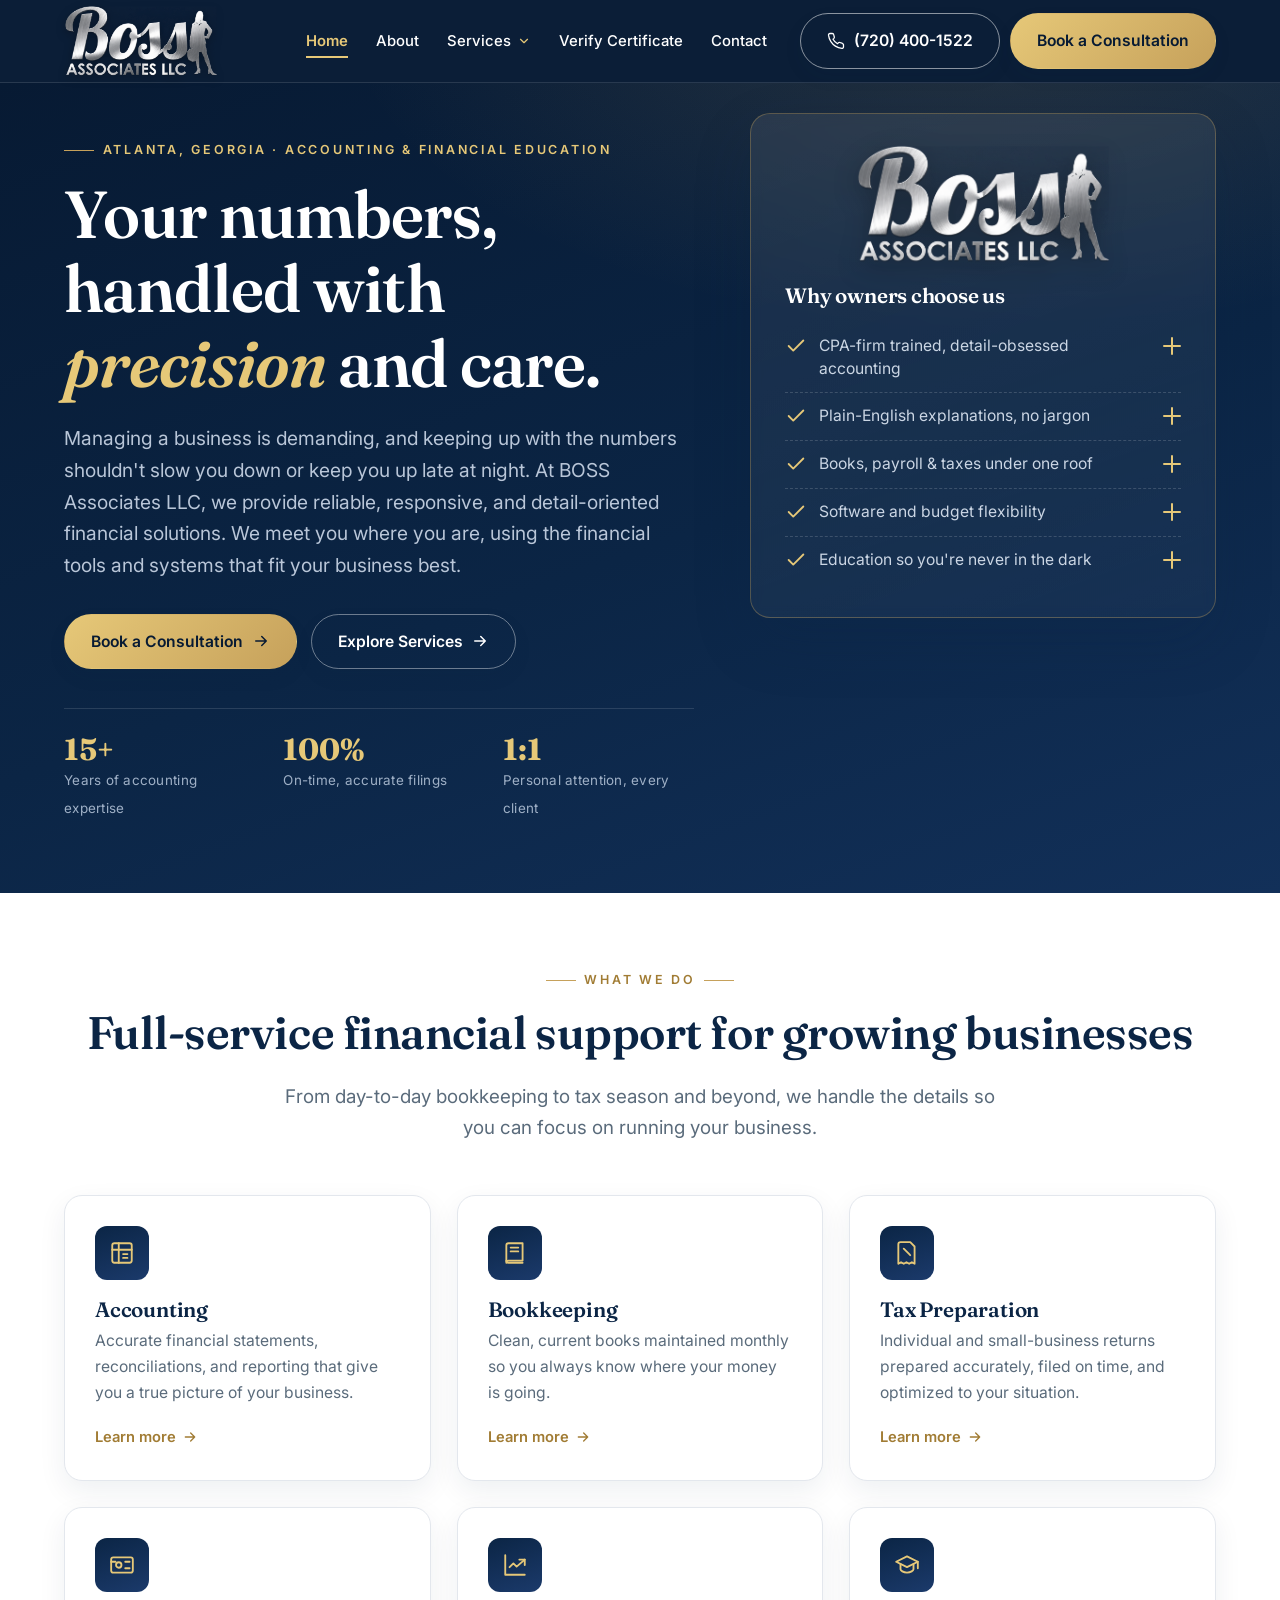
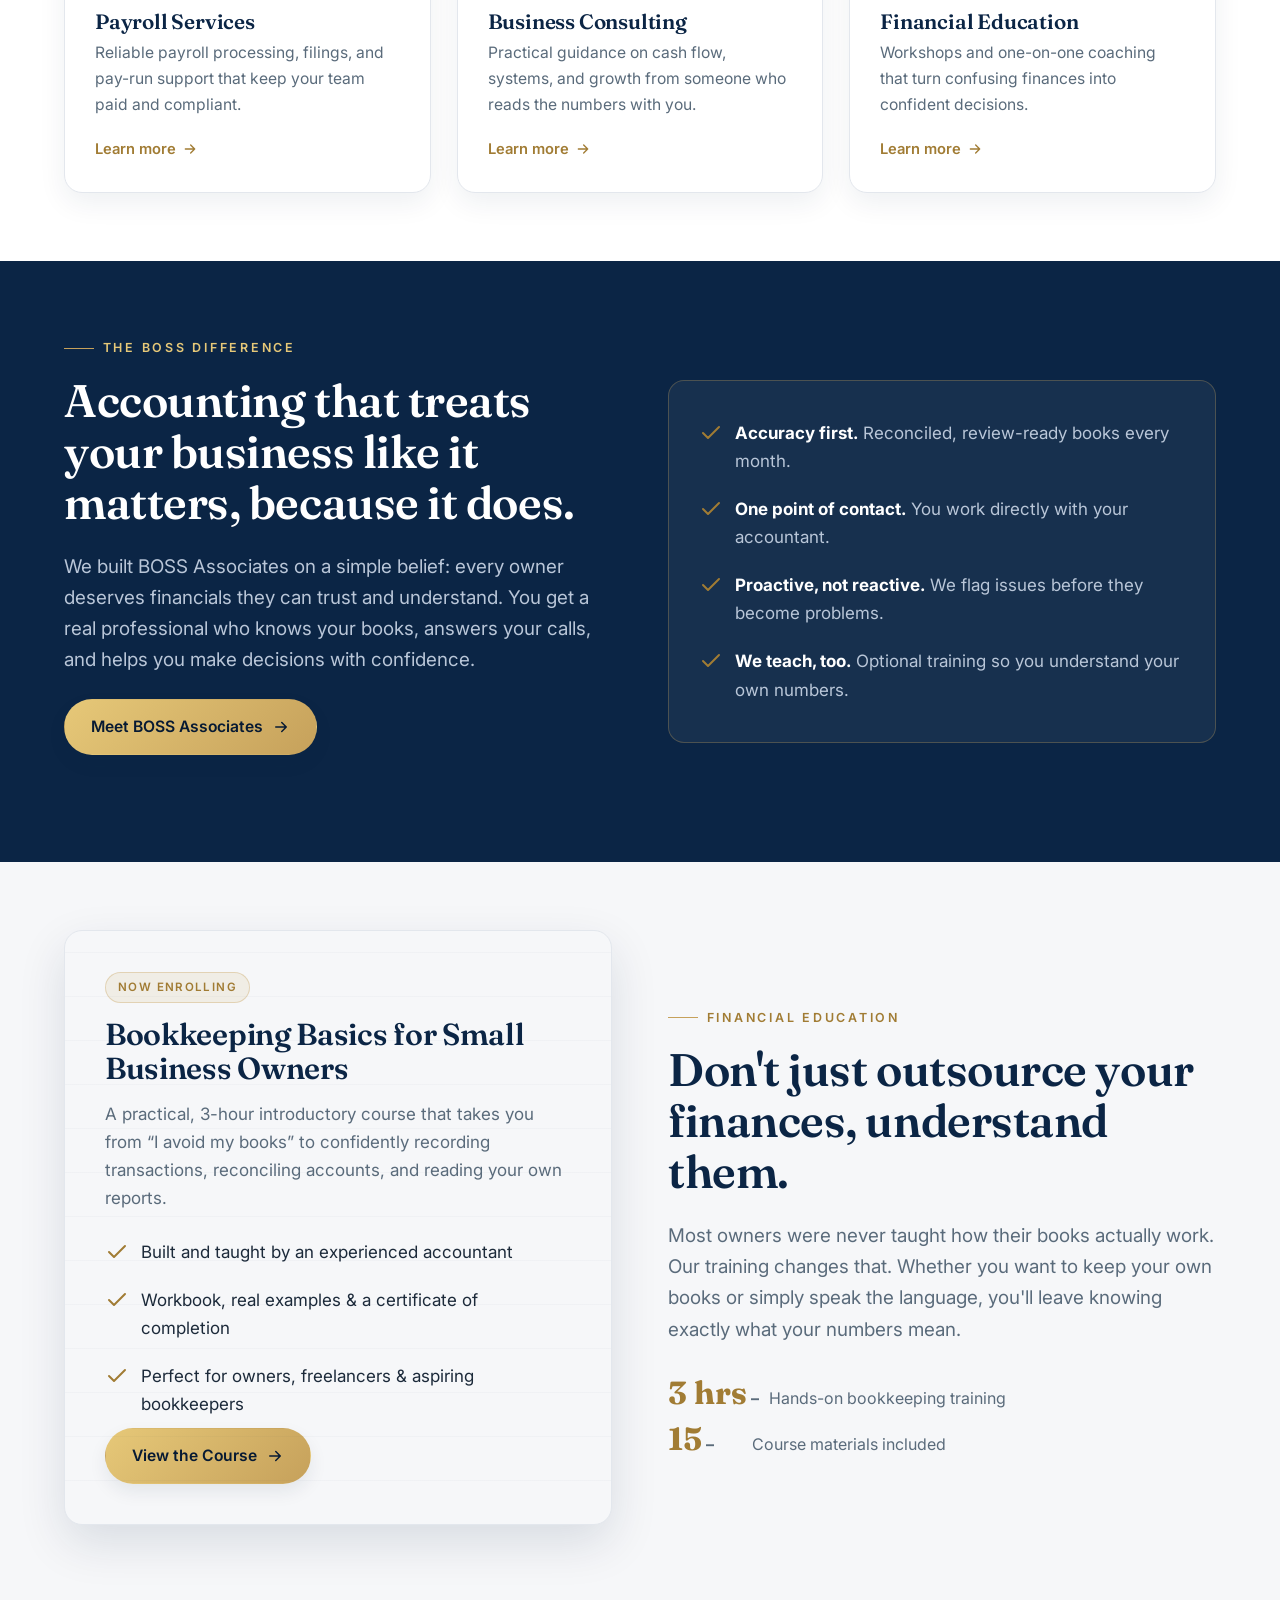
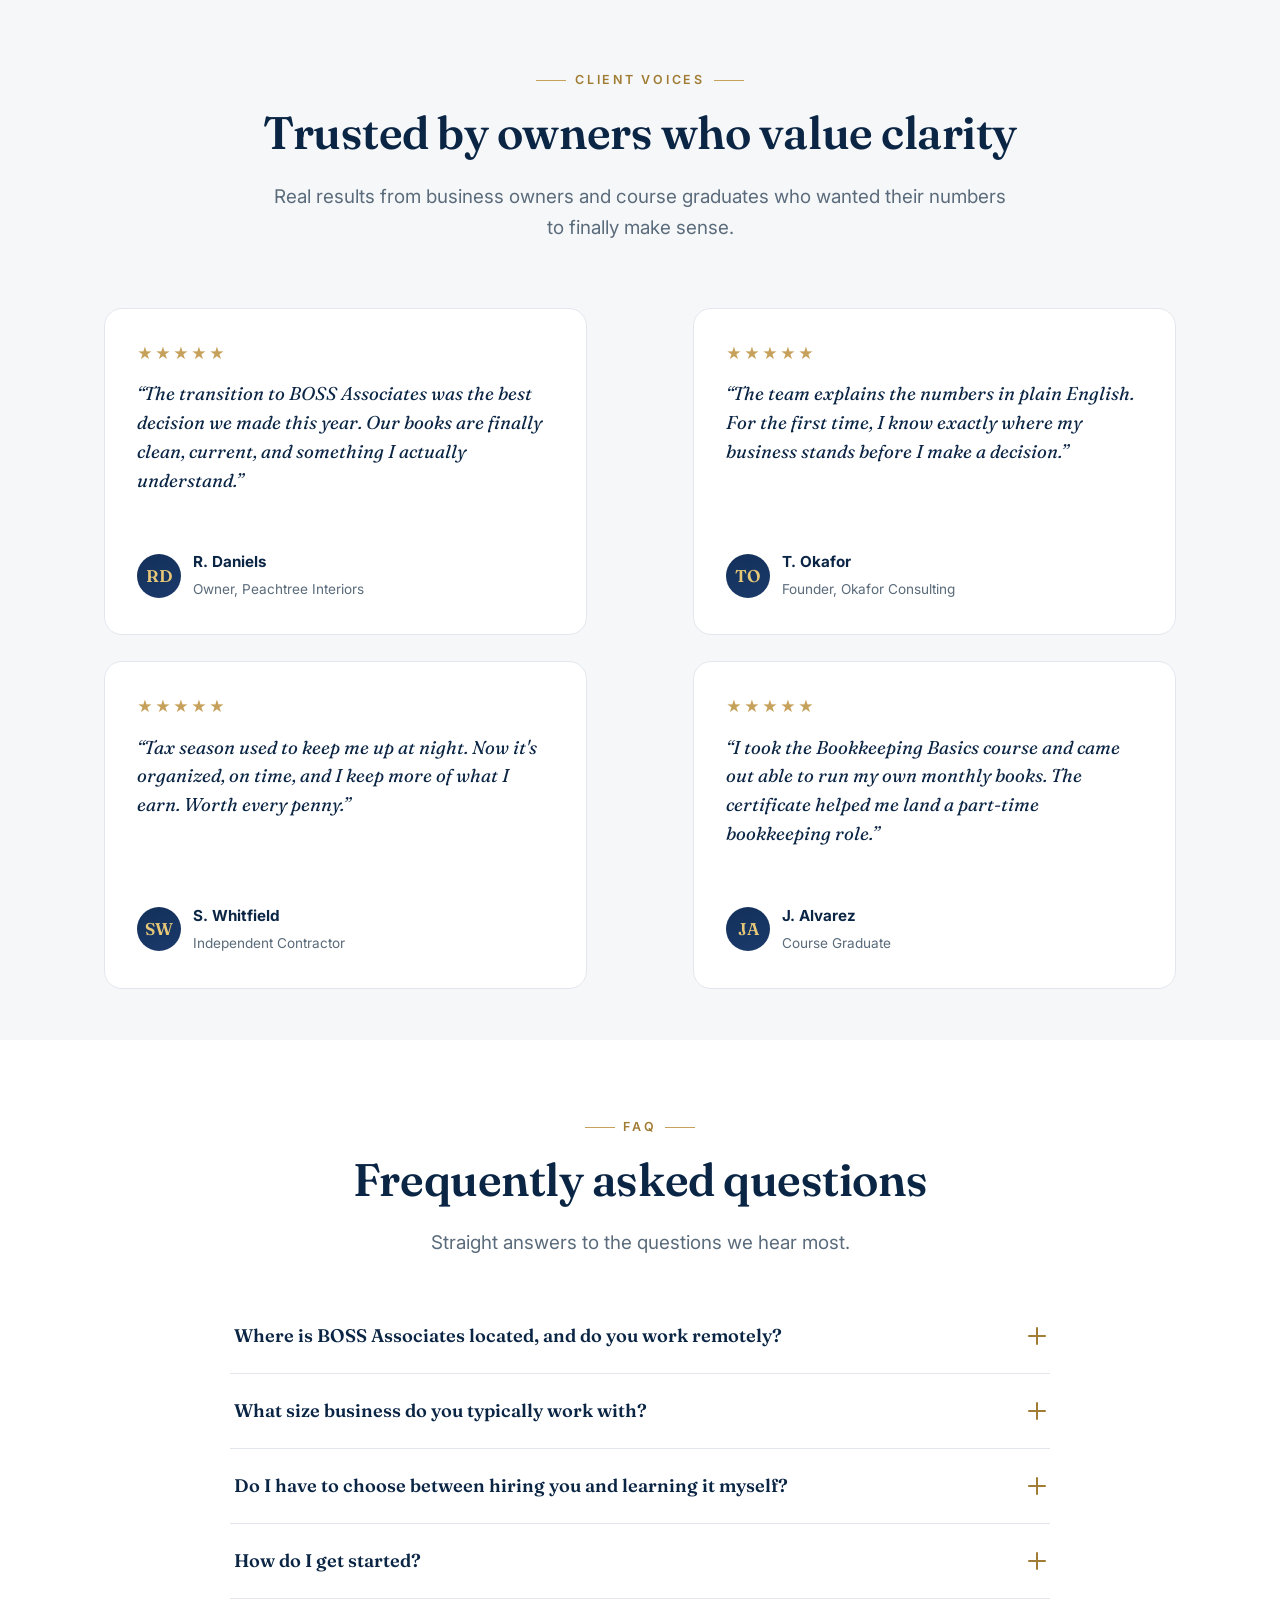
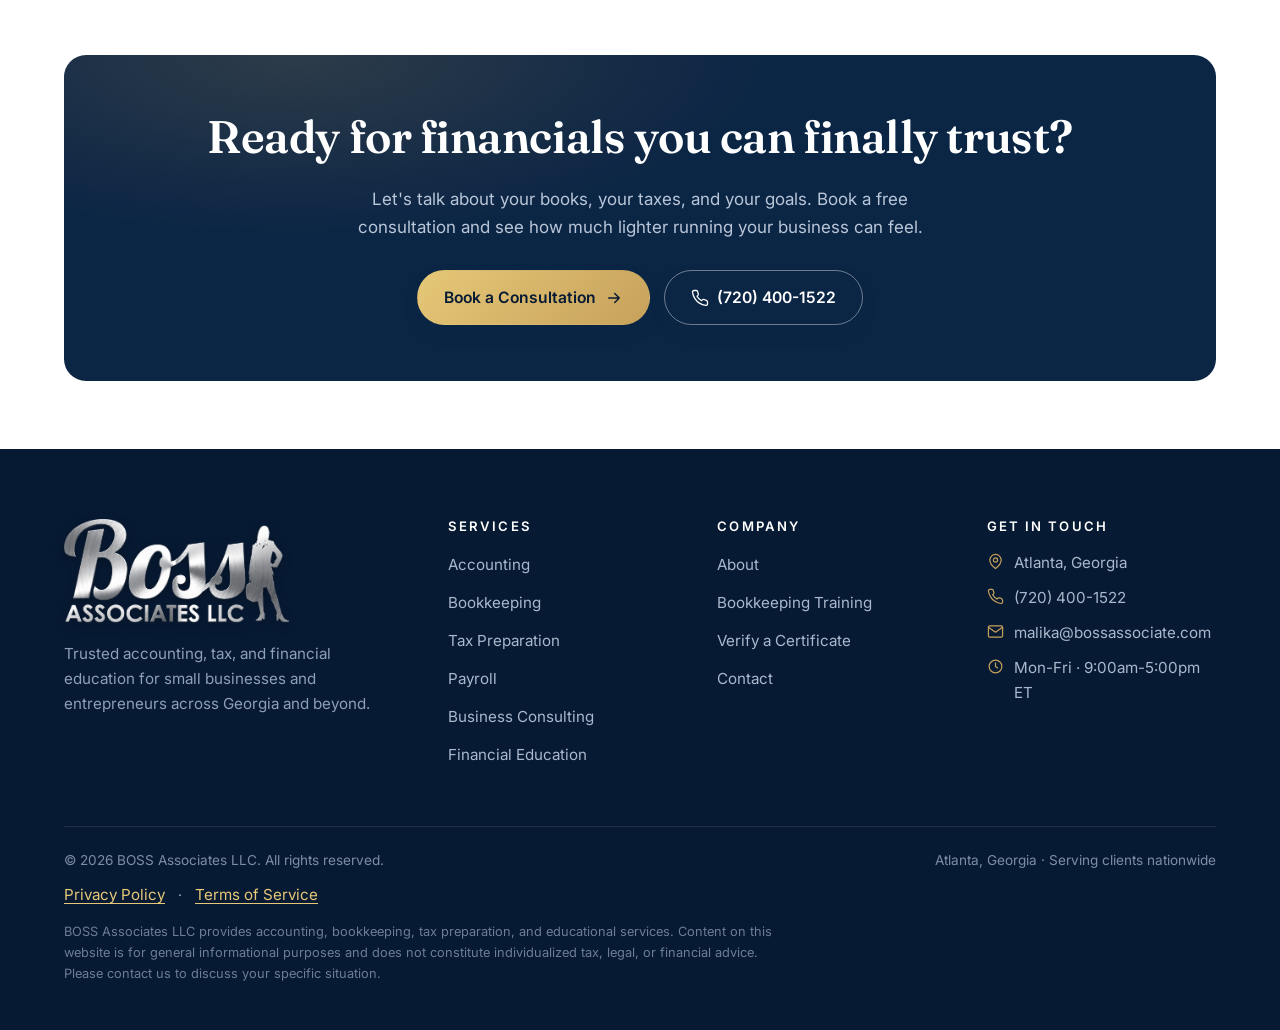
<file: index.html>
<!DOCTYPE html>

<html lang="en">
<head>
<meta charset="utf-8"/>
<meta content="width=device-width, initial-scale=1" name="viewport"/>
<title>BOSS Associates LLC | Accounting, Tax &amp; Bookkeeping Training in Atlanta</title>
<meta content="BOSS Associates LLC is an Atlanta-based accounting firm offering bookkeeping, tax preparation, payroll, business consulting, and hands-on bookkeeping training for small business owners." name="description"/>
<link href="https://www.bossassociate.com/" rel="canonical"/>
<meta content="#0B2545" name="theme-color"/>
<meta content="website" property="og:type"/>
<meta content="BOSS Associates LLC" property="og:site_name"/>
<meta content="BOSS Associates LLC | Accounting, Tax &amp; Bookkeeping Training in Atlanta" property="og:title"/>
<meta content="BOSS Associates LLC is an Atlanta-based accounting firm offering bookkeeping, tax preparation, payroll, business consulting, and hands-on bookkeeping training for small business owners." property="og:description"/>
<meta content="https://www.bossassociate.com/" property="og:url"/>
<meta content="summary" name="twitter:card"/>
<link href="assets/favicon.png?v=3" rel="icon" type="image/png"/>
<link href="https://fonts.googleapis.com" rel="preconnect"/>
<link crossorigin="" href="https://fonts.gstatic.com" rel="preconnect"/>
<link href="https://fonts.googleapis.com/css2?family=Fraunces:ital,opsz,wght@0,9..144,400;0,9..144,500;0,9..144,600;1,9..144,500;1,9..144,600&amp;family=Inter:wght@400;500;600;700&amp;display=swap" rel="stylesheet"/>
<link href="css/styles.css" rel="stylesheet"/>
<script type="application/ld+json">{"@context":"https://schema.org","@type":"AccountingService","name":"BOSS Associates LLC","description":"Accounting, bookkeeping, tax preparation, payroll, and financial education for small businesses.","areaServed":"US","address":{"@type":"PostalAddress","addressLocality":"Atlanta","addressRegion":"GA","addressCountry":"US"},"email":"malika@bossassociate.com","telephone":"(720) 400-1522","url":"https://www.bossassociate.com","priceRange":"$$"}</script>
<link href="assets/favicon.png?v=3" rel="apple-touch-icon"/>
</head>
<body>
<a class="skip" href="#main">Skip to content</a>
<header class="site-header">
<div class="wrap nav">
<a aria-label="BOSS Associates LLC home" class="brand" href="index.html">
<img alt="BOSS Associates LLC" class="brand__logo" src="assets/boss-logo-silver-clear.png"/>
</a>
<nav aria-label="Primary" class="nav__links">
<a aria-current="page" href="index.html">Home</a>
<a href="about.html">About</a>
<div class="has-dropdown">
<button aria-expanded="false" aria-haspopup="true" class="nav__drop">Services <svg fill="none" stroke="currentColor" stroke-linecap="round" stroke-linejoin="round" stroke-width="2" viewbox="0 0 24 24"><path d="m6 9 6 6 6-6"></path></svg></button>
<div class="dropdown">
<a href="services.html"><b>All Services</b><small>Overview of everything we do</small></a><a href="tax-preparation.html"><b>Tax Preparation</b><small>Individual &amp; small-business filing</small></a><a href="accounting.html"><b>Accounting</b><small>Statements, reconciliations, reporting</small></a><a href="bookkeeping.html"><b>Bookkeeping</b><small>Clean, current, monthly books</small></a><a href="bookkeeping-training.html"><b>Bookkeeping Training</b><small>Learn the skill yourself</small></a>
</div>
</div>
<a href="certificate-verification.html">Verify Certificate</a>
<a href="contact.html">Contact</a>
</nav>
<div class="nav__cta">
<a class="btn btn--ghost" href="tel:+17204001522"><svg fill="none" stroke="currentColor" stroke-linecap="round" stroke-linejoin="round" stroke-width="1.7" viewbox="0 0 24 24"><path d="M22 16.9v3a2 2 0 0 1-2.2 2 19.8 19.8 0 0 1-8.6-3.1 19.5 19.5 0 0 1-6-6A19.8 19.8 0 0 1 2 4.2 2 2 0 0 1 4 2h3a2 2 0 0 1 2 1.7c.1.9.4 1.8.7 2.7a2 2 0 0 1-.5 2.1L8 9.6a16 16 0 0 0 6 6l1.1-1.1a2 2 0 0 1 2.1-.5c.9.3 1.8.6 2.7.7a2 2 0 0 1 1.7 2z"></path></svg> (720) 400-1522</a>
<a class="btn btn--gold" href="contact.html">Book a Consultation</a>
</div>
<button aria-expanded="false" aria-label="Menu" class="menu-btn"><span></span></button>
</div>
</header>
<main id="main" tabindex="-1">
<section class="hero">
<div class="wrap">
<div class="hero__inner">
<div>
<span class="eyebrow hero__eyebrow reveal">Atlanta, Georgia · Accounting &amp; Financial Education</span>
<h1 class="reveal d1">Your numbers, handled with <em>precision</em> and care.</h1>
<p class="hero__sub reveal d2">Managing a business is demanding, and keeping up with the numbers shouldn't slow you down or keep you up late at night. At BOSS Associates LLC, we provide reliable, responsive, and detail-oriented financial solutions. We meet you where you are, using the financial tools and systems that fit your business best.</p>
<div class="hero__cta reveal d3">
<a class="btn btn--gold" href="contact.html">Book a Consultation <svg fill="none" stroke="currentColor" stroke-linecap="round" stroke-linejoin="round" stroke-width="2" viewbox="0 0 24 24"><path d="M5 12h14M13 6l6 6-6 6"></path></svg></a>
<a class="btn btn--outline" href="services.html">Explore Services <svg fill="none" stroke="currentColor" stroke-linecap="round" stroke-linejoin="round" stroke-width="2" viewbox="0 0 24 24"><path d="M5 12h14M13 6l6 6-6 6"></path></svg></a>
</div>
<div class="hero__trust reveal d4">
<div class="stat"><b>15+</b><span>Years of accounting expertise</span></div>
<div class="stat"><b>100%</b><span>On-time, accurate filings</span></div>
<div class="stat"><b>1:1</b><span>Personal attention, every client</span></div>
</div>
</div>
<aside class="hero__card reveal d2">
<div class="seal seal--brand"><img alt="BOSS Associates LLC logo" src="assets/boss-logo-silver-clear.png"/></div>
<h3>Why owners choose us</h3>
<div class="hero-features">
<details class="hero-feature">
<summary><span class="tick"><svg fill="none" stroke="currentColor" stroke-linecap="round" stroke-linejoin="round" stroke-width="2" viewbox="0 0 24 24"><path d="m20 6-11 11-5-5"></path></svg></span><span>CPA-firm trained, detail-obsessed accounting</span><span class="hero-feature__plus" aria-hidden="true"></span></summary>
<p>You get enterprise-level rigor and accuracy without the steep corporate price tag or cold, impersonal service. We treat your financial records with absolute precision.</p>
</details>
<details class="hero-feature">
<summary><span class="tick"><svg fill="none" stroke="currentColor" stroke-linecap="round" stroke-linejoin="round" stroke-width="2" viewbox="0 0 24 24"><path d="m20 6-11 11-5-5"></path></svg></span><span>Plain-English explanations, no jargon</span><span class="hero-feature__plus" aria-hidden="true"></span></summary>
<p>We don't hide behind complicated and confusing accounting terms. We explain your balance sheets, cash flow, and tax liabilities in clear, straightforward language so you can actually use your numbers to make the best decisions.</p>
</details>
<details class="hero-feature">
<summary><span class="tick"><svg fill="none" stroke="currentColor" stroke-linecap="round" stroke-linejoin="round" stroke-width="2" viewbox="0 0 24 24"><path d="m20 6-11 11-5-5"></path></svg></span><span>Books, payroll &amp; taxes under one roof</span><span class="hero-feature__plus" aria-hidden="true"></span></summary>
<p>No more multiple telephone calls between a separate bookkeeper and tax preparer when tax season arrives. We handle your day-to-day books, process your payroll, and file your taxes under one cohesive strategy.</p>
</details>
<details class="hero-feature">
<summary><span class="tick"><svg fill="none" stroke="currentColor" stroke-linecap="round" stroke-linejoin="round" stroke-width="2" viewbox="0 0 24 24"><path d="m20 6-11 11-5-5"></path></svg></span><span>Software and budget flexibility</span><span class="hero-feature__plus" aria-hidden="true"></span></summary>
<p>We don't force you into high-priced software subscriptions you don't need. Whether your business thrives on QuickBooks Online, Xero, or a simpler, budget-friendly platform, we build a setup tailored strictly to your transaction volume and budget.</p>
</details>
<details class="hero-feature">
<summary><span class="tick"><svg fill="none" stroke="currentColor" stroke-linecap="round" stroke-linejoin="round" stroke-width="2" viewbox="0 0 24 24"><path d="m20 6-11 11-5-5"></path></svg></span><span>Education so you're never in the dark</span><span class="hero-feature__plus" aria-hidden="true"></span></summary>
<p>We believe the best client is an informed one. Through our targeted training and ongoing guidance, we empower you and your team to understand your financial reports and manage basic entries correctly.</p>
</details>
</div>
</aside>
</div>
</div>
</section>
<section class="section">
<div class="wrap">
<div class="center" style="margin-bottom:52px">
<span class="eyebrow reveal">What We Do</span>
<h2 class="h2 reveal d1">Full-service financial support for growing businesses</h2>
<p class="lead reveal d2">From day-to-day bookkeeping to tax season and beyond, we handle the details so you can focus on running your business.</p>
</div>
<div class="grid grid-3">
<a class="card reveal d1" href="accounting.html" style="display:block">
<div class="card__icon"><svg fill="none" stroke="currentColor" stroke-linecap="round" stroke-linejoin="round" stroke-width="1.7" viewbox="0 0 24 24"><rect height="18" rx="2" width="18" x="3" y="3"></rect><path d="M3 9h18M9 3v18"></path><path d="M13 13h4M13 16.5h4"></path></svg></div>
<h3>Accounting</h3>
<p>Accurate financial statements, reconciliations, and reporting that give you a true picture of your business.</p>
<span class="card__link">Learn more <svg fill="none" stroke="currentColor" stroke-linecap="round" stroke-linejoin="round" stroke-width="2" viewbox="0 0 24 24"><path d="M5 12h14M13 6l6 6-6 6"></path></svg></span>
</a>
<a class="card reveal d2" href="bookkeeping.html" style="display:block">
<div class="card__icon"><svg fill="none" stroke="currentColor" stroke-linecap="round" stroke-linejoin="round" stroke-width="1.7" viewbox="0 0 24 24"><path d="M4 5a2 2 0 0 1 2-2h13v16H6a2 2 0 0 0-2 2z"></path><path d="M4 19a2 2 0 0 0 2 2h13"></path><path d="M8 7h7M8 10.5h7"></path></svg></div>
<h3>Bookkeeping</h3>
<p>Clean, current books maintained monthly so you always know where your money is going.</p>
<span class="card__link">Learn more <svg fill="none" stroke="currentColor" stroke-linecap="round" stroke-linejoin="round" stroke-width="2" viewbox="0 0 24 24"><path d="M5 12h14M13 6l6 6-6 6"></path></svg></span>
</a>
<a class="card reveal d3" href="tax-preparation.html" style="display:block">
<div class="card__icon"><svg fill="none" stroke="currentColor" stroke-linecap="round" stroke-linejoin="round" stroke-width="1.7" viewbox="0 0 24 24"><path d="M6 2h9l4 4v16l-2.5-1.5L14 22l-2.5-1.5L9 22l-2.5-1.5L4 22V4a2 2 0 0 1 2-2z"></path><path d="M9 8l6 6M9.5 8.5h.01M14.5 13.5h.01"></path></svg></div>
<h3>Tax Preparation</h3>
<p>Individual and small-business returns prepared accurately, filed on time, and optimized to your situation.</p>
<span class="card__link">Learn more <svg fill="none" stroke="currentColor" stroke-linecap="round" stroke-linejoin="round" stroke-width="2" viewbox="0 0 24 24"><path d="M5 12h14M13 6l6 6-6 6"></path></svg></span>
</a>
<a class="card reveal d1" href="services.html#payroll" style="display:block">
<div class="card__icon"><svg fill="none" stroke="currentColor" stroke-linecap="round" stroke-linejoin="round" stroke-width="1.7" viewbox="0 0 24 24"><rect height="14" rx="2" width="20" x="2" y="5"></rect><circle cx="9" cy="12" r="2.5"></circle><path d="M15 9h4M15 15h4M2 9h4"></path></svg></div>
<h3>Payroll Services</h3>
<p>Reliable payroll processing, filings, and pay-run support that keep your team paid and compliant.</p>
<span class="card__link">Learn more <svg fill="none" stroke="currentColor" stroke-linecap="round" stroke-linejoin="round" stroke-width="2" viewbox="0 0 24 24"><path d="M5 12h14M13 6l6 6-6 6"></path></svg></span>
</a>
<a class="card reveal d2" href="services.html#consulting" style="display:block">
<div class="card__icon"><svg fill="none" stroke="currentColor" stroke-linecap="round" stroke-linejoin="round" stroke-width="1.7" viewbox="0 0 24 24"><path d="M3 3v18h18"></path><path d="M7 14l3.5-3.5 3 3L21 7"></path><path d="M16 7h5v5"></path></svg></div>
<h3>Business Consulting</h3>
<p>Practical guidance on cash flow, systems, and growth from someone who reads the numbers with you.</p>
<span class="card__link">Learn more <svg fill="none" stroke="currentColor" stroke-linecap="round" stroke-linejoin="round" stroke-width="2" viewbox="0 0 24 24"><path d="M5 12h14M13 6l6 6-6 6"></path></svg></span>
</a>
<a class="card reveal d3" href="services.html#education" style="display:block">
<div class="card__icon"><svg fill="none" stroke="currentColor" stroke-linecap="round" stroke-linejoin="round" stroke-width="1.7" viewbox="0 0 24 24"><path d="M22 9 12 4 2 9l10 5 10-5z"></path><path d="M6 11v5c0 1 2.5 3 6 3s6-2 6-3v-5"></path><path d="M22 9v6"></path></svg></div>
<h3>Financial Education</h3>
<p>Workshops and one-on-one coaching that turn confusing finances into confident decisions.</p>
<span class="card__link">Learn more <svg fill="none" stroke="currentColor" stroke-linecap="round" stroke-linejoin="round" stroke-width="2" viewbox="0 0 24 24"><path d="M5 12h14M13 6l6 6-6 6"></path></svg></span>
</a>
</div>
</div>
</section>
<section class="section section--navy">
<div class="wrap">
<div class="split">
<div class="reveal">
<span class="eyebrow">The BOSS Difference</span>
<h2 class="h2">Accounting that treats your business like it matters, because it does.</h2>
<p class="lead">We built BOSS Associates on a simple belief: every owner deserves financials they can trust and understand. You get a real professional who knows your books, answers your calls, and helps you make decisions with confidence.</p>
<div class="hero__cta" style="margin-top:1.5rem">
<a class="btn btn--gold" href="about.html">Meet BOSS Associates <svg fill="none" stroke="currentColor" stroke-linecap="round" stroke-linejoin="round" stroke-width="2" viewbox="0 0 24 24"><path d="M5 12h14M13 6l6 6-6 6"></path></svg></a>
</div>
</div>
<ul class="checklist reveal d2" style="background:rgba(255,255,255,.05);border:1px solid rgba(198,161,91,.3);border-radius:16px;padding:28px 30px">
<li><span class="tick"><svg fill="none" stroke="currentColor" stroke-linecap="round" stroke-linejoin="round" stroke-width="2" viewbox="0 0 24 24"><path d="m20 6-11 11-5-5"></path></svg></span><span><b style="color:#fff">Accuracy first.</b> <span style="color:#B9C6D8">Reconciled, review-ready books every month.</span></span></li>
<li><span class="tick"><svg fill="none" stroke="currentColor" stroke-linecap="round" stroke-linejoin="round" stroke-width="2" viewbox="0 0 24 24"><path d="m20 6-11 11-5-5"></path></svg></span><span><b style="color:#fff">One point of contact.</b> <span style="color:#B9C6D8">You work directly with your accountant.</span></span></li>
<li><span class="tick"><svg fill="none" stroke="currentColor" stroke-linecap="round" stroke-linejoin="round" stroke-width="2" viewbox="0 0 24 24"><path d="m20 6-11 11-5-5"></path></svg></span><span><b style="color:#fff">Proactive, not reactive.</b> <span style="color:#B9C6D8">We flag issues before they become problems.</span></span></li>
<li><span class="tick"><svg fill="none" stroke="currentColor" stroke-linecap="round" stroke-linejoin="round" stroke-width="2" viewbox="0 0 24 24"><path d="m20 6-11 11-5-5"></path></svg></span><span><b style="color:#fff">We teach, too.</b> <span style="color:#B9C6D8">Optional training so you understand your own numbers.</span></span></li>
</ul>
</div>
</div>
</section>
<section class="section section--gray">
<div class="wrap">
<div class="split">
<div class="media-frame reveal">
<span class="tag">Now Enrolling</span>
<h3 class="h2" style="font-size:1.9rem">Bookkeeping Basics for Small Business Owners</h3>
<p style="color:var(--muted)">A practical, 3-hour introductory course that takes you from “I avoid my books” to confidently recording transactions, reconciling accounts, and reading your own reports.</p>
<ul class="checklist">
<li><span class="tick"><svg fill="none" stroke="currentColor" stroke-linecap="round" stroke-linejoin="round" stroke-width="2" viewbox="0 0 24 24"><path d="m20 6-11 11-5-5"></path></svg></span> Built and taught by an experienced accountant</li>
<li><span class="tick"><svg fill="none" stroke="currentColor" stroke-linecap="round" stroke-linejoin="round" stroke-width="2" viewbox="0 0 24 24"><path d="m20 6-11 11-5-5"></path></svg></span> Workbook, real examples &amp; a certificate of completion</li>
<li><span class="tick"><svg fill="none" stroke="currentColor" stroke-linecap="round" stroke-linejoin="round" stroke-width="2" viewbox="0 0 24 24"><path d="m20 6-11 11-5-5"></path></svg></span> Perfect for owners, freelancers &amp; aspiring bookkeepers</li>
</ul>
<a class="btn btn--gold" href="bookkeeping-training.html">View the Course <svg fill="none" stroke="currentColor" stroke-linecap="round" stroke-linejoin="round" stroke-width="2" viewbox="0 0 24 24"><path d="M5 12h14M13 6l6 6-6 6"></path></svg></a>
</div>
<div class="reveal d2">
<span class="eyebrow">Financial Education</span>
<h2 class="h2">Don't just outsource your finances, understand them.</h2>
<p class="lead">Most owners were never taught how their books actually work. Our training changes that. Whether you want to keep your own books or simply speak the language, you'll leave knowing exactly what your numbers mean.</p>
<div class="training-stats" aria-label="Course highlights">
<div class="training-stat"><strong>3 hrs</strong><span>Hands-on bookkeeping training</span></div>
<div class="training-stat"><strong>15</strong><span>Course materials included</span></div>
</div>
</div>
</div>
</div>
</section>
<section class="section section--gray">
<div class="wrap">
<div class="center" style="margin-bottom:48px">
<span class="eyebrow reveal">Client Voices</span>
<h2 class="h2 reveal d1">Trusted by owners who value clarity</h2>
<p class="lead reveal d2">Real results from business owners and course graduates who wanted their numbers to finally make sense.</p>
</div>
<div class="grid grid-2">
<figure class="quote reveal d1">
<div aria-label="5 out of 5 stars" class="stars">★★★★★</div>
<blockquote>“The transition to BOSS Associates was the best decision we made this year. Our books are finally clean, current, and something I actually understand.”</blockquote>
<figcaption>
<span class="avatar">RD</span>
<span class="who"><b>R. Daniels</b><span>Owner, Peachtree Interiors</span></span>
</figcaption>
</figure>
<figure class="quote reveal d2">
<div aria-label="5 out of 5 stars" class="stars">★★★★★</div>
<blockquote>“The team explains the numbers in plain English. For the first time, I know exactly where my business stands before I make a decision.”</blockquote>
<figcaption>
<span class="avatar">TO</span>
<span class="who"><b>T. Okafor</b><span>Founder, Okafor Consulting</span></span>
</figcaption>
</figure>
<figure class="quote reveal d3">
<div aria-label="5 out of 5 stars" class="stars">★★★★★</div>
<blockquote>“Tax season used to keep me up at night. Now it's organized, on time, and I keep more of what I earn. Worth every penny.”</blockquote>
<figcaption>
<span class="avatar">SW</span>
<span class="who"><b>S. Whitfield</b><span>Independent Contractor</span></span>
</figcaption>
</figure>
<figure class="quote reveal d4">
<div aria-label="5 out of 5 stars" class="stars">★★★★★</div>
<blockquote>“I took the Bookkeeping Basics course and came out able to run my own monthly books. The certificate helped me land a part-time bookkeeping role.”</blockquote>
<figcaption>
<span class="avatar">JA</span>
<span class="who"><b>J. Alvarez</b><span>Course Graduate</span></span>
</figcaption>
</figure>
</div>
</div>
</section>
<section class="section faq-content-section">
<div class="wrap">
<div class="center" style="margin-bottom:40px">
<span class="eyebrow reveal">FAQ</span>
<h2 class="h2 reveal d1">Frequently asked questions</h2>
<p class="lead reveal d2">Straight answers to the questions we hear most.</p>
</div>
<div class="faq reveal d1">
<details class="faq__item reveal">
<summary class="faq__q">Where is BOSS Associates located, and do you work remotely?<span aria-hidden="true" class="plus"></span></summary>
<div class="faq__a"><p>We're based in Atlanta, Georgia, and serve clients both locally and nationwide. Most bookkeeping, accounting, and tax work is handled securely online, with calls and video meetings whenever you'd like to talk things through.</p></div>
</details>
<details class="faq__item reveal">
<summary class="faq__q">What size business do you typically work with?<span aria-hidden="true" class="plus"></span></summary>
<div class="faq__a"><p>We specialize in small businesses, solo entrepreneurs, freelancers, and contractors. If you're just getting organized or you've outgrown doing it yourself, we can meet you where you are.</p></div>
</details>
<details class="faq__item reveal">
<summary class="faq__q">Do I have to choose between hiring you and learning it myself?<span aria-hidden="true" class="plus"></span></summary>
<div class="faq__a"><p>Not at all. Many clients hire us for their books and taxes while also taking our training so they understand what's happening. You can do one, the other, or both.</p></div>
</details>
<details class="faq__item reveal">
<summary class="faq__q">How do I get started?<span aria-hidden="true" class="plus"></span></summary>
<div class="faq__a"><p>Book a consultation and we'll talk about your current setup, what you need, and how we can help. There's no obligation, just a clear next step.</p></div>
</details>
</div>
</div>
</section>
<section class="section cta-section">
<div class="wrap">
<div class="ctaband reveal">
<h2 class="h2">Ready for financials you can finally trust?</h2>
<p>Let's talk about your books, your taxes, and your goals. Book a free consultation and see how much lighter running your business can feel.</p>
<div class="btnrow">
<a class="btn btn--gold" href="contact.html">Book a Consultation <svg fill="none" stroke="currentColor" stroke-linecap="round" stroke-linejoin="round" stroke-width="2" viewbox="0 0 24 24"><path d="M5 12h14M13 6l6 6-6 6"></path></svg></a>
<a class="btn btn--outline" href="tel:+17204001522"><svg fill="none" stroke="currentColor" stroke-linecap="round" stroke-linejoin="round" stroke-width="1.7" viewbox="0 0 24 24"><path d="M22 16.9v3a2 2 0 0 1-2.2 2 19.8 19.8 0 0 1-8.6-3.1 19.5 19.5 0 0 1-6-6A19.8 19.8 0 0 1 2 4.2 2 2 0 0 1 4 2h3a2 2 0 0 1 2 1.7c.1.9.4 1.8.7 2.7a2 2 0 0 1-.5 2.1L8 9.6a16 16 0 0 0 6 6l1.1-1.1a2 2 0 0 1 2.1-.5c.9.3 1.8.6 2.7.7a2 2 0 0 1 1.7 2z"></path></svg> (720) 400-1522</a>
</div>
</div>
</div>
</section>
</main>
<footer class="site-footer">
<div class="wrap">
<div class="footer-grid">
<div>
<div class="fbrand">
<img alt="BOSS Associates LLC" class="footer-logo" src="assets/boss-associates-logo-transparent.png"/>
<span class="brand__name">BOSS Associates<span>LLC</span></span>
</div>
<p class="fdesc">Trusted accounting, tax, and financial education for small businesses and entrepreneurs across Georgia and beyond.</p>
</div>
<div>
<h4>Services</h4>
<ul>
<li><a href="accounting.html">Accounting</a></li>
<li><a href="bookkeeping.html">Bookkeeping</a></li>
<li><a href="tax-preparation.html">Tax Preparation</a></li>
<li><a href="services.html#payroll">Payroll</a></li>
<li><a href="services.html#consulting">Business Consulting</a></li>
<li><a href="services.html#education">Financial Education</a></li>
</ul>
</div>
<div>
<h4>Company</h4>
<ul>
<li><a href="about.html">About</a></li>
<li><a href="bookkeeping-training.html">Bookkeeping Training</a></li>
<li><a href="certificate-verification.html">Verify a Certificate</a></li>
<li><a href="contact.html">Contact</a></li>
</ul>
</div>
<div>
<h4>Get in touch</h4>
<ul class="fcontact">
<li><svg fill="none" stroke="currentColor" stroke-linecap="round" stroke-linejoin="round" stroke-width="1.7" viewbox="0 0 24 24"><path d="M20 10c0 6-8 12-8 12s-8-6-8-12a8 8 0 0 1 16 0z"></path><circle cx="12" cy="10" r="3"></circle></svg><span>Atlanta, Georgia</span></li>
<li><svg fill="none" stroke="currentColor" stroke-linecap="round" stroke-linejoin="round" stroke-width="1.7" viewbox="0 0 24 24"><path d="M22 16.9v3a2 2 0 0 1-2.2 2 19.8 19.8 0 0 1-8.6-3.1 19.5 19.5 0 0 1-6-6A19.8 19.8 0 0 1 2 4.2 2 2 0 0 1 4 2h3a2 2 0 0 1 2 1.7c.1.9.4 1.8.7 2.7a2 2 0 0 1-.5 2.1L8 9.6a16 16 0 0 0 6 6l1.1-1.1a2 2 0 0 1 2.1-.5c.9.3 1.8.6 2.7.7a2 2 0 0 1 1.7 2z"></path></svg><a href="tel:+17204001522">(720) 400-1522</a></li>
<li><svg fill="none" stroke="currentColor" stroke-linecap="round" stroke-linejoin="round" stroke-width="1.7" viewbox="0 0 24 24"><rect height="16" rx="2" width="20" x="2" y="4"></rect><path d="m2 6 10 7L22 6"></path></svg><a href="mailto:malika@bossassociate.com">malika@bossassociate.com</a></li>
<li><svg fill="none" stroke="currentColor" stroke-linecap="round" stroke-linejoin="round" stroke-width="1.7" viewbox="0 0 24 24"><circle cx="12" cy="12" r="9"></circle><path d="M12 7v5l3 2"></path></svg><span>Mon-Fri · 9:00am-5:00pm ET</span></li>
</ul>
</div>
</div>
<div class="footer-bottom">
<span>© <span id="year">2026</span> BOSS Associates LLC. All rights reserved.</span>
<span>Atlanta, Georgia · Serving clients nationwide</span>
</div>
<nav class="footer-legal-links" aria-label="Legal information"><a href="privacy-policy.html">Privacy Policy</a><span aria-hidden="true"> · </span><a href="terms-of-service.html">Terms of Service</a></nav>
<p class="disclaimer">BOSS Associates LLC provides accounting, bookkeeping, tax preparation, and educational services. Content on this website is for general informational purposes and does not constitute individualized tax, legal, or financial advice. Please contact us to discuss your specific situation.</p>
</div>
</footer>
<script src="js/main.js"></script>
</body>
</html>
</file>
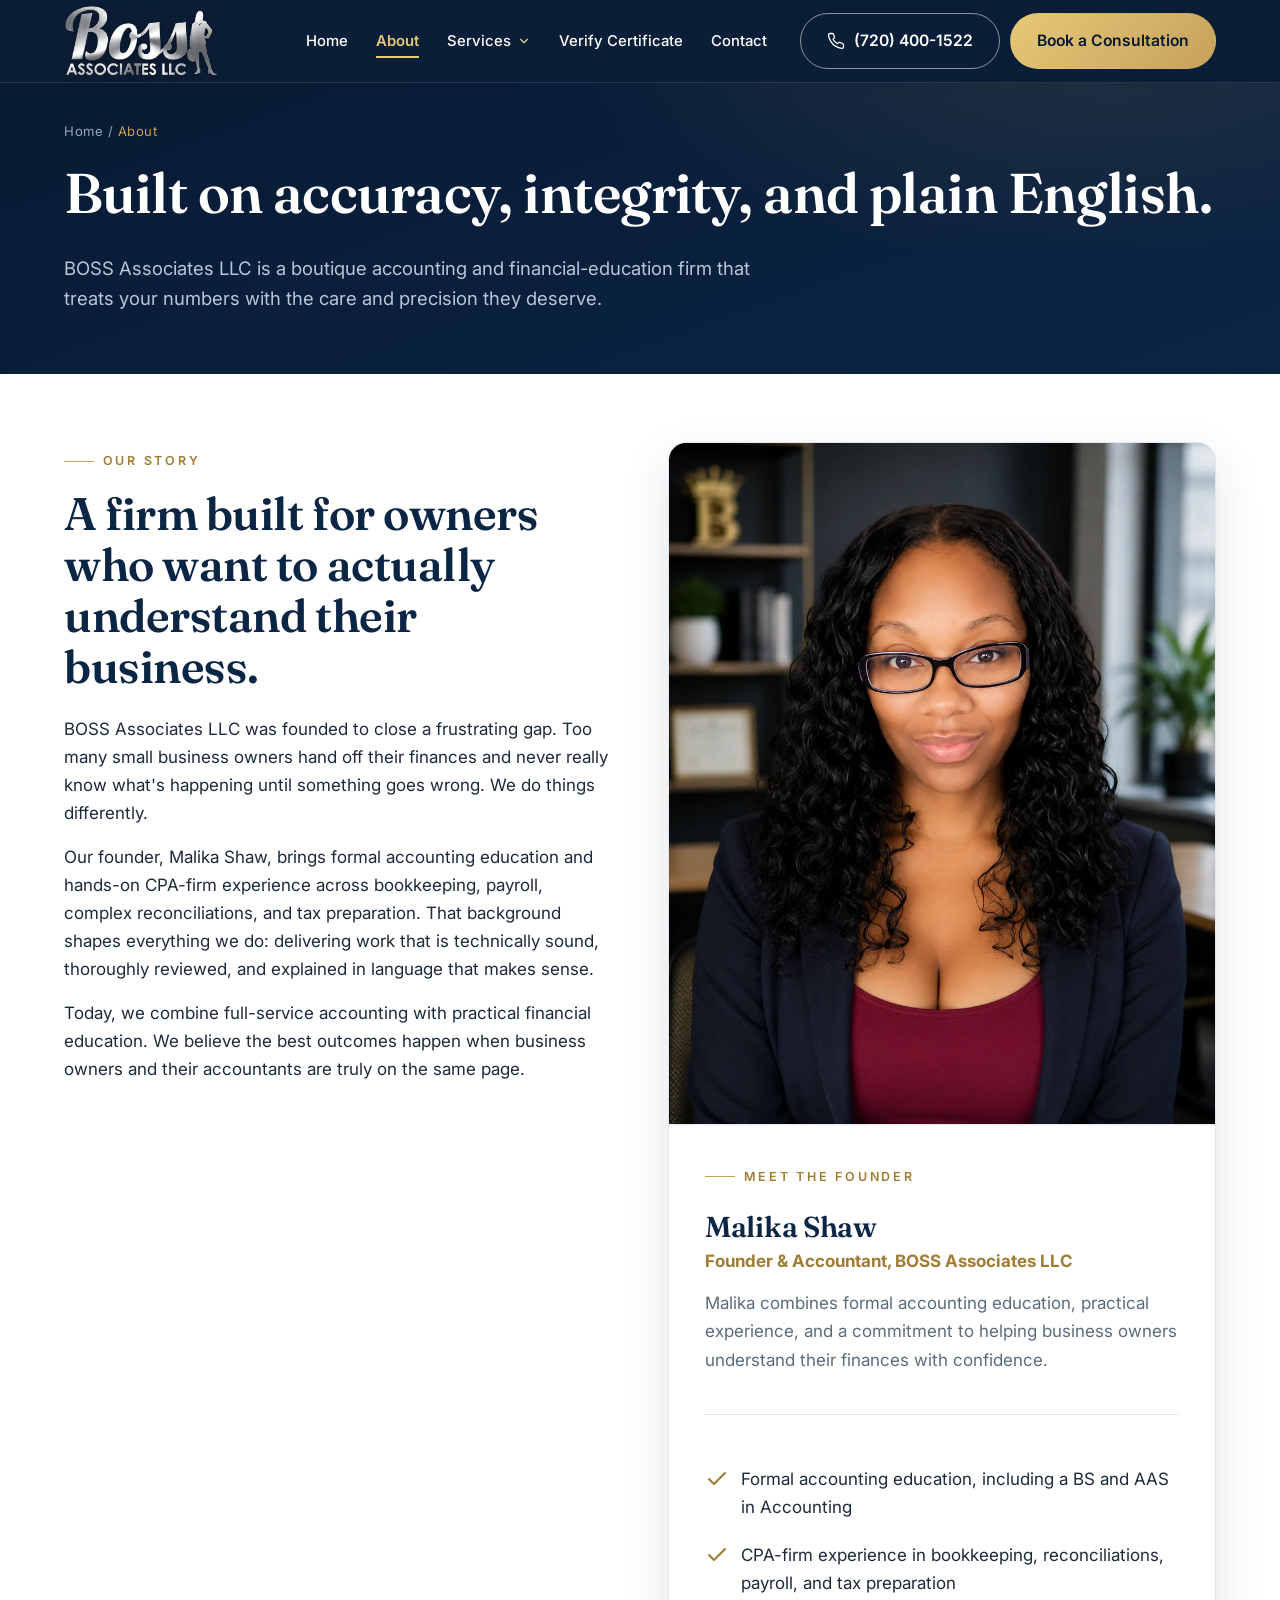
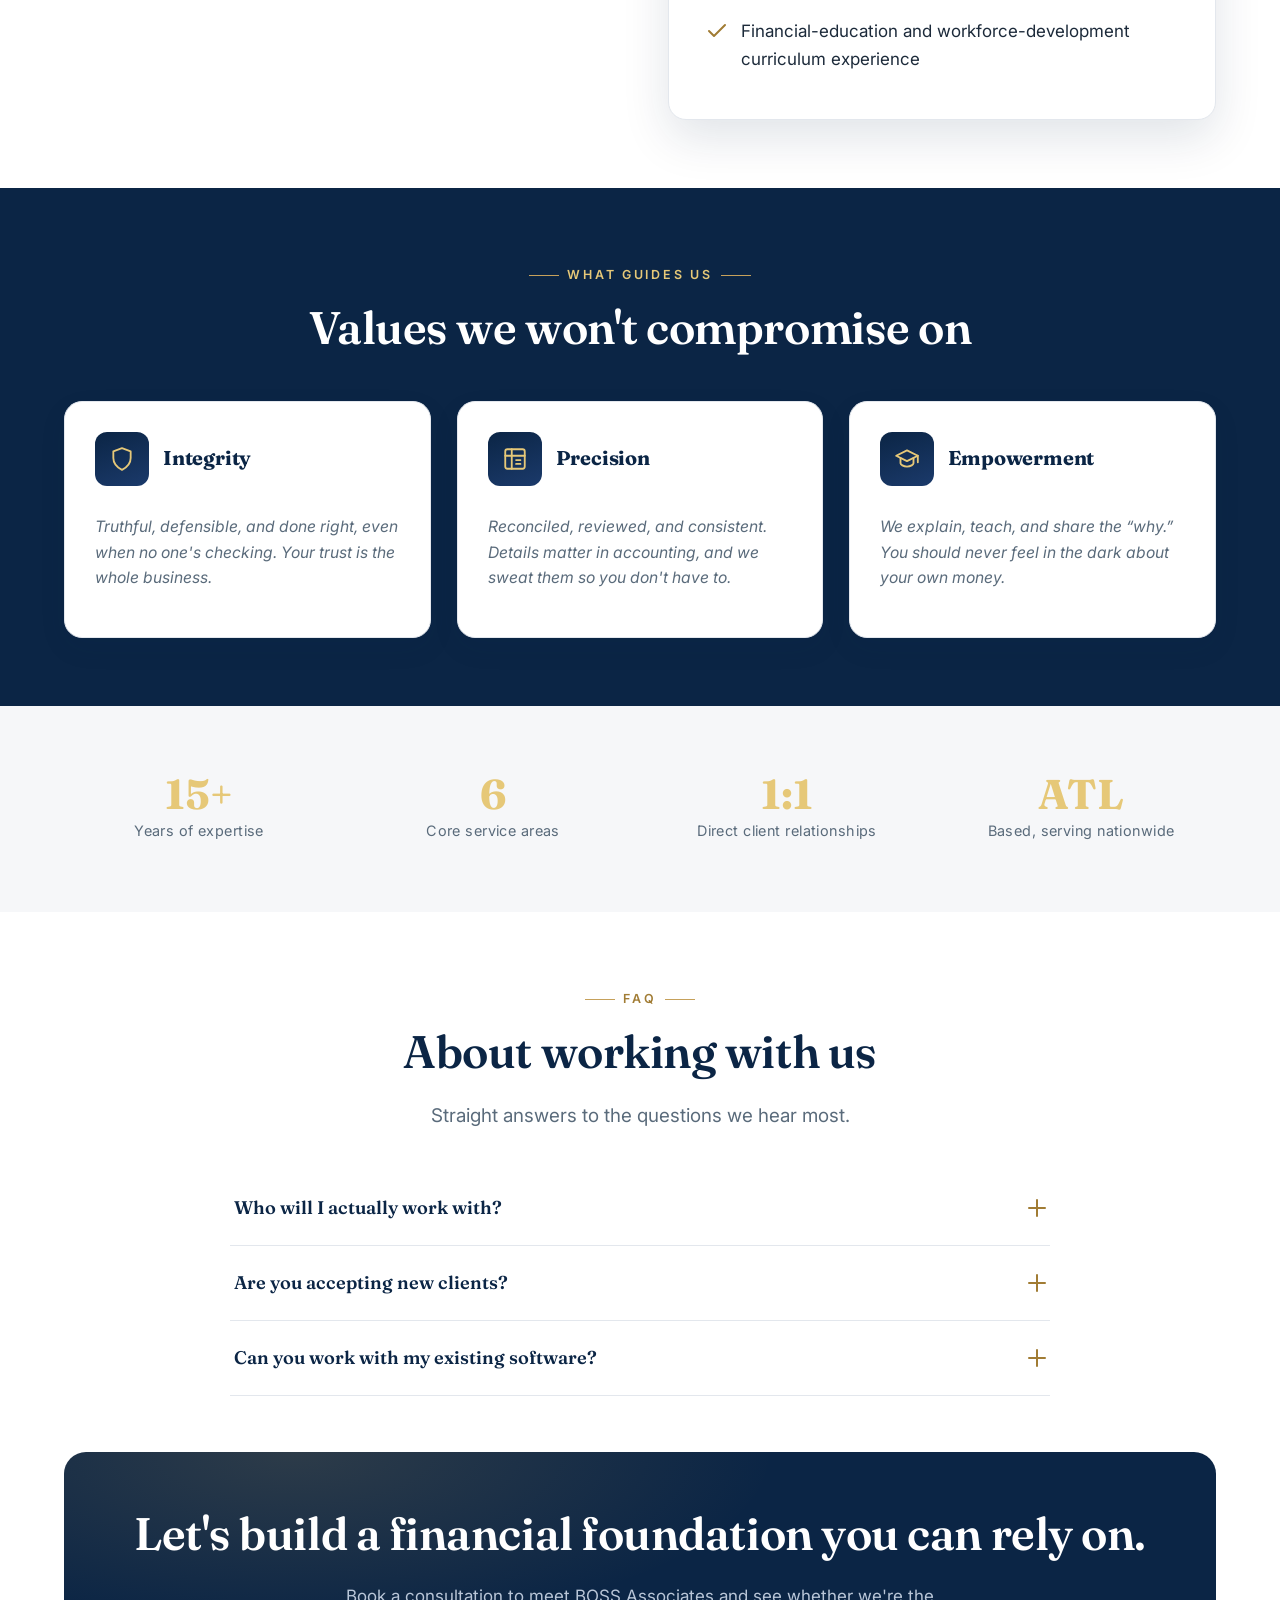
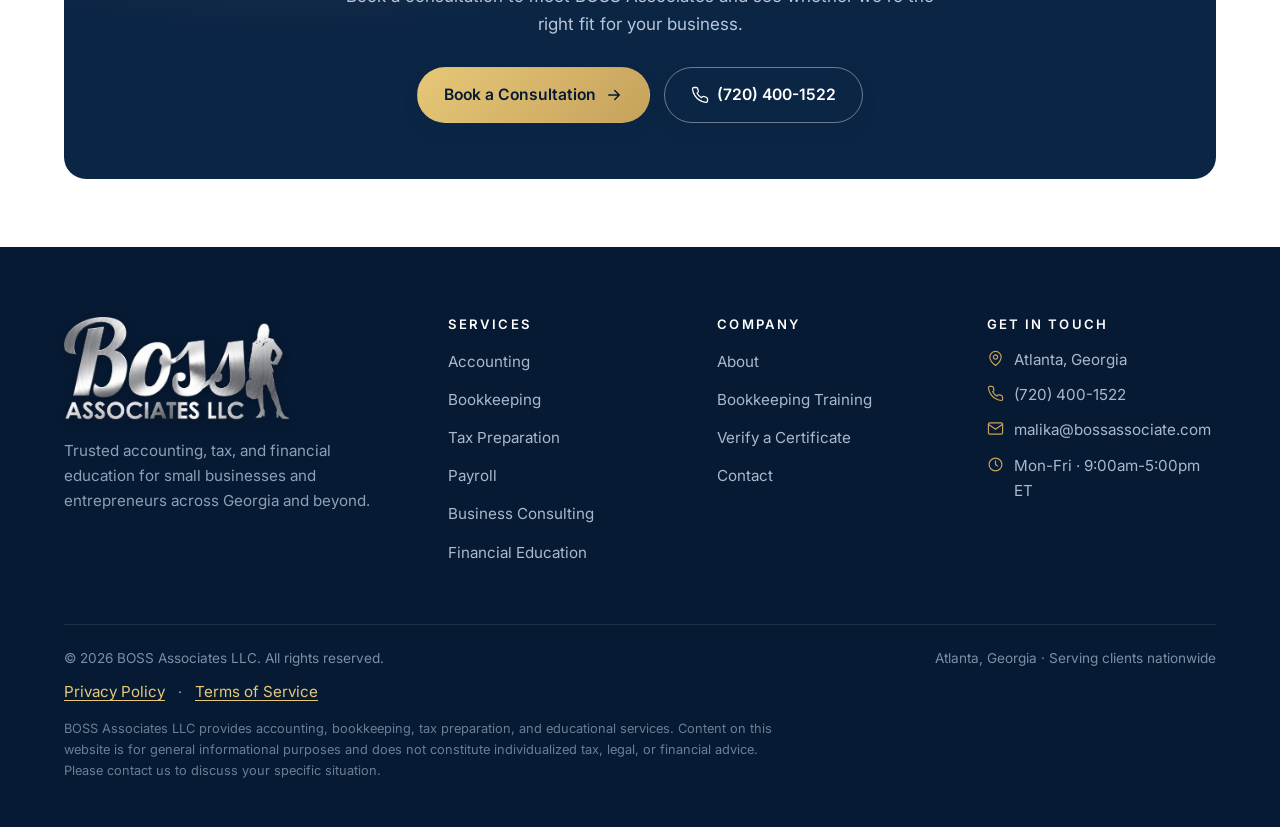
<file: about.html>
<!DOCTYPE html>

<html lang="en">
<head>
<meta charset="utf-8"/>
<meta content="width=device-width, initial-scale=1" name="viewport"/>
<title>About BOSS Associates LLC | Atlanta Accounting Firm</title>
<meta content="Learn about BOSS Associates LLC, an Atlanta-based accounting and financial education firm founded on accuracy, integrity, and clear communication." name="description"/>
<link href="https://www.bossassociate.com/about.html" rel="canonical"/>
<meta content="#0B2545" name="theme-color"/>
<meta content="website" property="og:type"/>
<meta content="BOSS Associates LLC" property="og:site_name"/>
<meta content="About BOSS Associates LLC | Atlanta Accounting Firm" property="og:title"/>
<meta content="Learn about BOSS Associates LLC, an Atlanta-based accounting and financial education firm founded on accuracy, integrity, and clear communication." property="og:description"/>
<meta content="https://www.bossassociate.com/about.html" property="og:url"/>
<meta content="summary" name="twitter:card"/>
<link href="assets/favicon.png?v=3" rel="icon" type="image/png"/>
<link href="https://fonts.googleapis.com" rel="preconnect"/>
<link crossorigin="" href="https://fonts.gstatic.com" rel="preconnect"/>
<link href="https://fonts.googleapis.com/css2?family=Fraunces:ital,opsz,wght@0,9..144,400;0,9..144,500;0,9..144,600;1,9..144,500;1,9..144,600&amp;family=Inter:wght@400;500;600;700&amp;display=swap" rel="stylesheet"/>
<link href="css/styles.css" rel="stylesheet"/>
<link href="assets/favicon.png?v=3" rel="apple-touch-icon"/>
</head>
<body>
<a class="skip" href="#main">Skip to content</a>
<header class="site-header">
<div class="wrap nav">
<a aria-label="BOSS Associates LLC home" class="brand" href="index.html">
<img alt="BOSS Associates LLC" class="brand__logo" src="assets/boss-logo-silver-clear.png"/>
</a>
<nav aria-label="Primary" class="nav__links">
<a href="index.html">Home</a>
<a aria-current="page" href="about.html">About</a>
<div class="has-dropdown">
<button aria-expanded="false" aria-haspopup="true" class="nav__drop">Services <svg fill="none" stroke="currentColor" stroke-linecap="round" stroke-linejoin="round" stroke-width="2" viewbox="0 0 24 24"><path d="m6 9 6 6 6-6"></path></svg></button>
<div class="dropdown">
<a href="services.html"><b>All Services</b><small>Overview of everything we do</small></a><a href="tax-preparation.html"><b>Tax Preparation</b><small>Individual &amp; small-business filing</small></a><a href="accounting.html"><b>Accounting</b><small>Statements, reconciliations, reporting</small></a><a href="bookkeeping.html"><b>Bookkeeping</b><small>Clean, current, monthly books</small></a><a href="bookkeeping-training.html"><b>Bookkeeping Training</b><small>Learn the skill yourself</small></a>
</div>
</div>
<a href="certificate-verification.html">Verify Certificate</a>
<a href="contact.html">Contact</a>
</nav>
<div class="nav__cta">
<a class="btn btn--ghost" href="tel:+17204001522"><svg fill="none" stroke="currentColor" stroke-linecap="round" stroke-linejoin="round" stroke-width="1.7" viewbox="0 0 24 24"><path d="M22 16.9v3a2 2 0 0 1-2.2 2 19.8 19.8 0 0 1-8.6-3.1 19.5 19.5 0 0 1-6-6A19.8 19.8 0 0 1 2 4.2 2 2 0 0 1 4 2h3a2 2 0 0 1 2 1.7c.1.9.4 1.8.7 2.7a2 2 0 0 1-.5 2.1L8 9.6a16 16 0 0 0 6 6l1.1-1.1a2 2 0 0 1 2.1-.5c.9.3 1.8.6 2.7.7a2 2 0 0 1 1.7 2z"></path></svg> (720) 400-1522</a>
<a class="btn btn--gold" href="contact.html">Book a Consultation</a>
</div>
<button aria-expanded="false" aria-label="Menu" class="menu-btn"><span></span></button>
</div>
</header>
<main id="main" tabindex="-1">
<section class="pagehero">
<div class="wrap">
<div class="crumbs reveal"><a href="index.html">Home</a> / <span>About</span></div>
<h1 class="reveal d1">Built on accuracy, integrity, and plain English.</h1>
<p class="reveal d2">BOSS Associates LLC is a boutique accounting and financial-education firm that treats your numbers with the care and precision they deserve.</p>
</div>
</section>
<section class="section about-intro">
<div class="wrap">
<div class="split">
<div class="reveal">
<span class="eyebrow">Our Story</span>
<h2 class="h2">A firm built for owners who want to actually understand their business.</h2>
<p>BOSS Associates LLC was founded to close a frustrating gap. Too many small business owners hand off their finances and never really know what's happening until something goes wrong. We do things differently.</p>
<p>Our founder, Malika Shaw, brings formal accounting education and hands-on CPA-firm experience across bookkeeping, payroll, complex reconciliations, and tax preparation. That background shapes everything we do: delivering work that is technically sound, thoroughly reviewed, and explained in language that makes sense.</p>
<p>Today, we combine full-service accounting with practical financial education. We believe the best outcomes happen when business owners and their accountants are truly on the same page.</p>
</div>
<div class="media-frame founder-card reveal d2">
<img alt="Malika Shaw, founder of BOSS Associates LLC" class="founder-photo" loading="eager" src="assets/malika-shaw-founder.webp"/>
<div class="founder-card__content">
<span class="eyebrow">Meet the Founder</span>
<h3>Malika Shaw</h3>
<p class="founder-title">Founder & Accountant, BOSS Associates LLC</p>
<p>Malika combines formal accounting education, practical experience, and a commitment to helping business owners understand their finances with confidence.</p>
<hr class="rule"/>
<ul class="checklist">
<li><span class="tick"><svg fill="none" stroke="currentColor" stroke-linecap="round" stroke-linejoin="round" stroke-width="2" viewbox="0 0 24 24"><path d="m20 6-11 11-5-5"></path></svg></span> Formal accounting education, including a BS and AAS in Accounting</li>
<li><span class="tick"><svg fill="none" stroke="currentColor" stroke-linecap="round" stroke-linejoin="round" stroke-width="2" viewbox="0 0 24 24"><path d="m20 6-11 11-5-5"></path></svg></span> CPA-firm experience in bookkeeping, reconciliations, payroll, and tax preparation</li>
<li><span class="tick"><svg fill="none" stroke="currentColor" stroke-linecap="round" stroke-linejoin="round" stroke-width="2" viewbox="0 0 24 24"><path d="m20 6-11 11-5-5"></path></svg></span> Financial-education and workforce-development curriculum experience</li>
</ul>
</div>
</div>
</div>
</div>
</section>
<section class="section section--navy">
<div class="wrap">
<div class="center" style="margin-bottom:48px">
<span class="eyebrow">What Guides Us</span>
<h2 class="h2">Values we won't compromise on</h2>
</div>
<div class="grid grid-3">
<div class="card value-card reveal d1"><div class="value-card__heading"><div class="card__icon"><svg fill="none" stroke="currentColor" stroke-linecap="round" stroke-linejoin="round" stroke-width="1.7" viewbox="0 0 24 24"><path d="M12 2 4 5v6c0 5 3.4 8.6 8 11 4.6-2.4 8-6 8-11V5z"></path></svg></div><h3>Integrity</h3></div><p><em>Truthful, defensible, and done right, even when no one's checking. Your trust is the whole business.</em></p></div>
<div class="card value-card reveal d2"><div class="value-card__heading"><div class="card__icon"><svg fill="none" stroke="currentColor" stroke-linecap="round" stroke-linejoin="round" stroke-width="1.7" viewbox="0 0 24 24"><rect height="18" rx="2" width="18" x="3" y="3"></rect><path d="M3 9h18M9 3v18"></path><path d="M13 13h4M13 16.5h4"></path></svg></div><h3>Precision</h3></div><p><em>Reconciled, reviewed, and consistent. Details matter in accounting, and we sweat them so you don't have to.</em></p></div>
<div class="card value-card reveal d3"><div class="value-card__heading"><div class="card__icon"><svg fill="none" stroke="currentColor" stroke-linecap="round" stroke-linejoin="round" stroke-width="1.7" viewbox="0 0 24 24"><path d="M22 9 12 4 2 9l10 5 10-5z"></path><path d="M6 11v5c0 1 2.5 3 6 3s6-2 6-3v-5"></path><path d="M22 9v6"></path></svg></div><h3>Empowerment</h3></div><p><em>We explain, teach, and share the “why.” You should never feel in the dark about your own money.</em></p></div>
</div>
</div>
</section>
<section class="section section--gray">
<div class="wrap">
<div class="statband">
<div class="stat reveal d1"><b>15+</b><span style="color:var(--muted)">Years of expertise</span></div>
<div class="stat reveal d2"><b>6</b><span style="color:var(--muted)">Core service areas</span></div>
<div class="stat reveal d3"><b>1:1</b><span style="color:var(--muted)">Direct client relationships</span></div>
<div class="stat reveal d4"><b>ATL</b><span style="color:var(--muted)">Based, serving nationwide</span></div>
</div>
</div>
</section>
<section class="section faq-content-section">
<div class="wrap">
<div class="center" style="margin-bottom:40px">
<span class="eyebrow reveal">FAQ</span>
<h2 class="h2 reveal d1">About working with us</h2>
<p class="lead reveal d2">Straight answers to the questions we hear most.</p>
</div>
<div class="faq reveal d1">
<details class="faq__item reveal">
<summary class="faq__q">Who will I actually work with?<span aria-hidden="true" class="plus"></span></summary>
<div class="faq__a"><p>You will work directly with your accountant at BOSS Associates, not a rotating call center. That personal continuity is how we keep your books highly accurate and ensure your questions are answered quickly.</p></div>
</details>
<details class="faq__item reveal">
<summary class="faq__q">Are you accepting new clients?<span aria-hidden="true" class="plus"></span></summary>
<div class="faq__a"><p>Yes, we are currently welcoming new monthly bookkeeping, tax, and consulting clients. Because we focus on delivering personalized, 1:1 service, we manage our client roster carefully to ensure everyone receives the attention they deserve.</p></div>
</details>
<details class="faq__item reveal">
<summary class="faq__q">Can you work with my existing software?<span aria-hidden="true" class="plus"></span></summary>
<div class="faq__a"><p>Absolutely. We work with QuickBooks Online, Xero, and other leading accounting platforms. If you already have a system in place, we can typically work within your existing setup. If you're starting from scratch or paying for software that doesn't fit your needs, we'll evaluate your business, transaction volume, and goals to recommend and implement a solution that supports your operations efficiently and cost-effectively.</p></div>
</details>
</div>
</div>
</section>
<section class="section cta-section">
<div class="wrap">
<div class="ctaband reveal">
<h2 class="h2">Let's build a financial foundation you can rely on.</h2>
<p>Book a consultation to meet BOSS Associates and see whether we're the right fit for your business.</p>
<div class="btnrow">
<a class="btn btn--gold" href="contact.html">Book a Consultation <svg fill="none" stroke="currentColor" stroke-linecap="round" stroke-linejoin="round" stroke-width="2" viewbox="0 0 24 24"><path d="M5 12h14M13 6l6 6-6 6"></path></svg></a>
<a class="btn btn--outline" href="tel:+17204001522"><svg fill="none" stroke="currentColor" stroke-linecap="round" stroke-linejoin="round" stroke-width="1.7" viewbox="0 0 24 24"><path d="M22 16.9v3a2 2 0 0 1-2.2 2 19.8 19.8 0 0 1-8.6-3.1 19.5 19.5 0 0 1-6-6A19.8 19.8 0 0 1 2 4.2 2 2 0 0 1 4 2h3a2 2 0 0 1 2 1.7c.1.9.4 1.8.7 2.7a2 2 0 0 1-.5 2.1L8 9.6a16 16 0 0 0 6 6l1.1-1.1a2 2 0 0 1 2.1-.5c.9.3 1.8.6 2.7.7a2 2 0 0 1 1.7 2z"></path></svg> (720) 400-1522</a>
</div>
</div>
</div>
</section>
</main>
<footer class="site-footer">
<div class="wrap">
<div class="footer-grid">
<div>
<div class="fbrand">
<img alt="BOSS Associates LLC" class="footer-logo" src="assets/boss-associates-logo-transparent.png"/>
<span class="brand__name">BOSS Associates<span>LLC</span></span>
</div>
<p class="fdesc">Trusted accounting, tax, and financial education for small businesses and entrepreneurs across Georgia and beyond.</p>
</div>
<div>
<h4>Services</h4>
<ul>
<li><a href="accounting.html">Accounting</a></li>
<li><a href="bookkeeping.html">Bookkeeping</a></li>
<li><a href="tax-preparation.html">Tax Preparation</a></li>
<li><a href="services.html#payroll">Payroll</a></li>
<li><a href="services.html#consulting">Business Consulting</a></li>
<li><a href="services.html#education">Financial Education</a></li>
</ul>
</div>
<div>
<h4>Company</h4>
<ul>
<li><a href="about.html">About</a></li>
<li><a href="bookkeeping-training.html">Bookkeeping Training</a></li>
<li><a href="certificate-verification.html">Verify a Certificate</a></li>
<li><a href="contact.html">Contact</a></li>
</ul>
</div>
<div>
<h4>Get in touch</h4>
<ul class="fcontact">
<li><svg fill="none" stroke="currentColor" stroke-linecap="round" stroke-linejoin="round" stroke-width="1.7" viewbox="0 0 24 24"><path d="M20 10c0 6-8 12-8 12s-8-6-8-12a8 8 0 0 1 16 0z"></path><circle cx="12" cy="10" r="3"></circle></svg><span>Atlanta, Georgia</span></li>
<li><svg fill="none" stroke="currentColor" stroke-linecap="round" stroke-linejoin="round" stroke-width="1.7" viewbox="0 0 24 24"><path d="M22 16.9v3a2 2 0 0 1-2.2 2 19.8 19.8 0 0 1-8.6-3.1 19.5 19.5 0 0 1-6-6A19.8 19.8 0 0 1 2 4.2 2 2 0 0 1 4 2h3a2 2 0 0 1 2 1.7c.1.9.4 1.8.7 2.7a2 2 0 0 1-.5 2.1L8 9.6a16 16 0 0 0 6 6l1.1-1.1a2 2 0 0 1 2.1-.5c.9.3 1.8.6 2.7.7a2 2 0 0 1 1.7 2z"></path></svg><a href="tel:+17204001522">(720) 400-1522</a></li>
<li><svg fill="none" stroke="currentColor" stroke-linecap="round" stroke-linejoin="round" stroke-width="1.7" viewbox="0 0 24 24"><rect height="16" rx="2" width="20" x="2" y="4"></rect><path d="m2 6 10 7L22 6"></path></svg><a href="mailto:malika@bossassociate.com">malika@bossassociate.com</a></li>
<li><svg fill="none" stroke="currentColor" stroke-linecap="round" stroke-linejoin="round" stroke-width="1.7" viewbox="0 0 24 24"><circle cx="12" cy="12" r="9"></circle><path d="M12 7v5l3 2"></path></svg><span>Mon-Fri · 9:00am-5:00pm ET</span></li>
</ul>
</div>
</div>
<div class="footer-bottom">
<span>© <span id="year">2026</span> BOSS Associates LLC. All rights reserved.</span>
<span>Atlanta, Georgia · Serving clients nationwide</span>
</div>
<nav class="footer-legal-links" aria-label="Legal information"><a href="privacy-policy.html">Privacy Policy</a><span aria-hidden="true"> · </span><a href="terms-of-service.html">Terms of Service</a></nav>
<p class="disclaimer">BOSS Associates LLC provides accounting, bookkeeping, tax preparation, and educational services. Content on this website is for general informational purposes and does not constitute individualized tax, legal, or financial advice. Please contact us to discuss your specific situation.</p>
</div>
</footer>
<script src="js/main.js"></script>
</body>
</html>
</file>
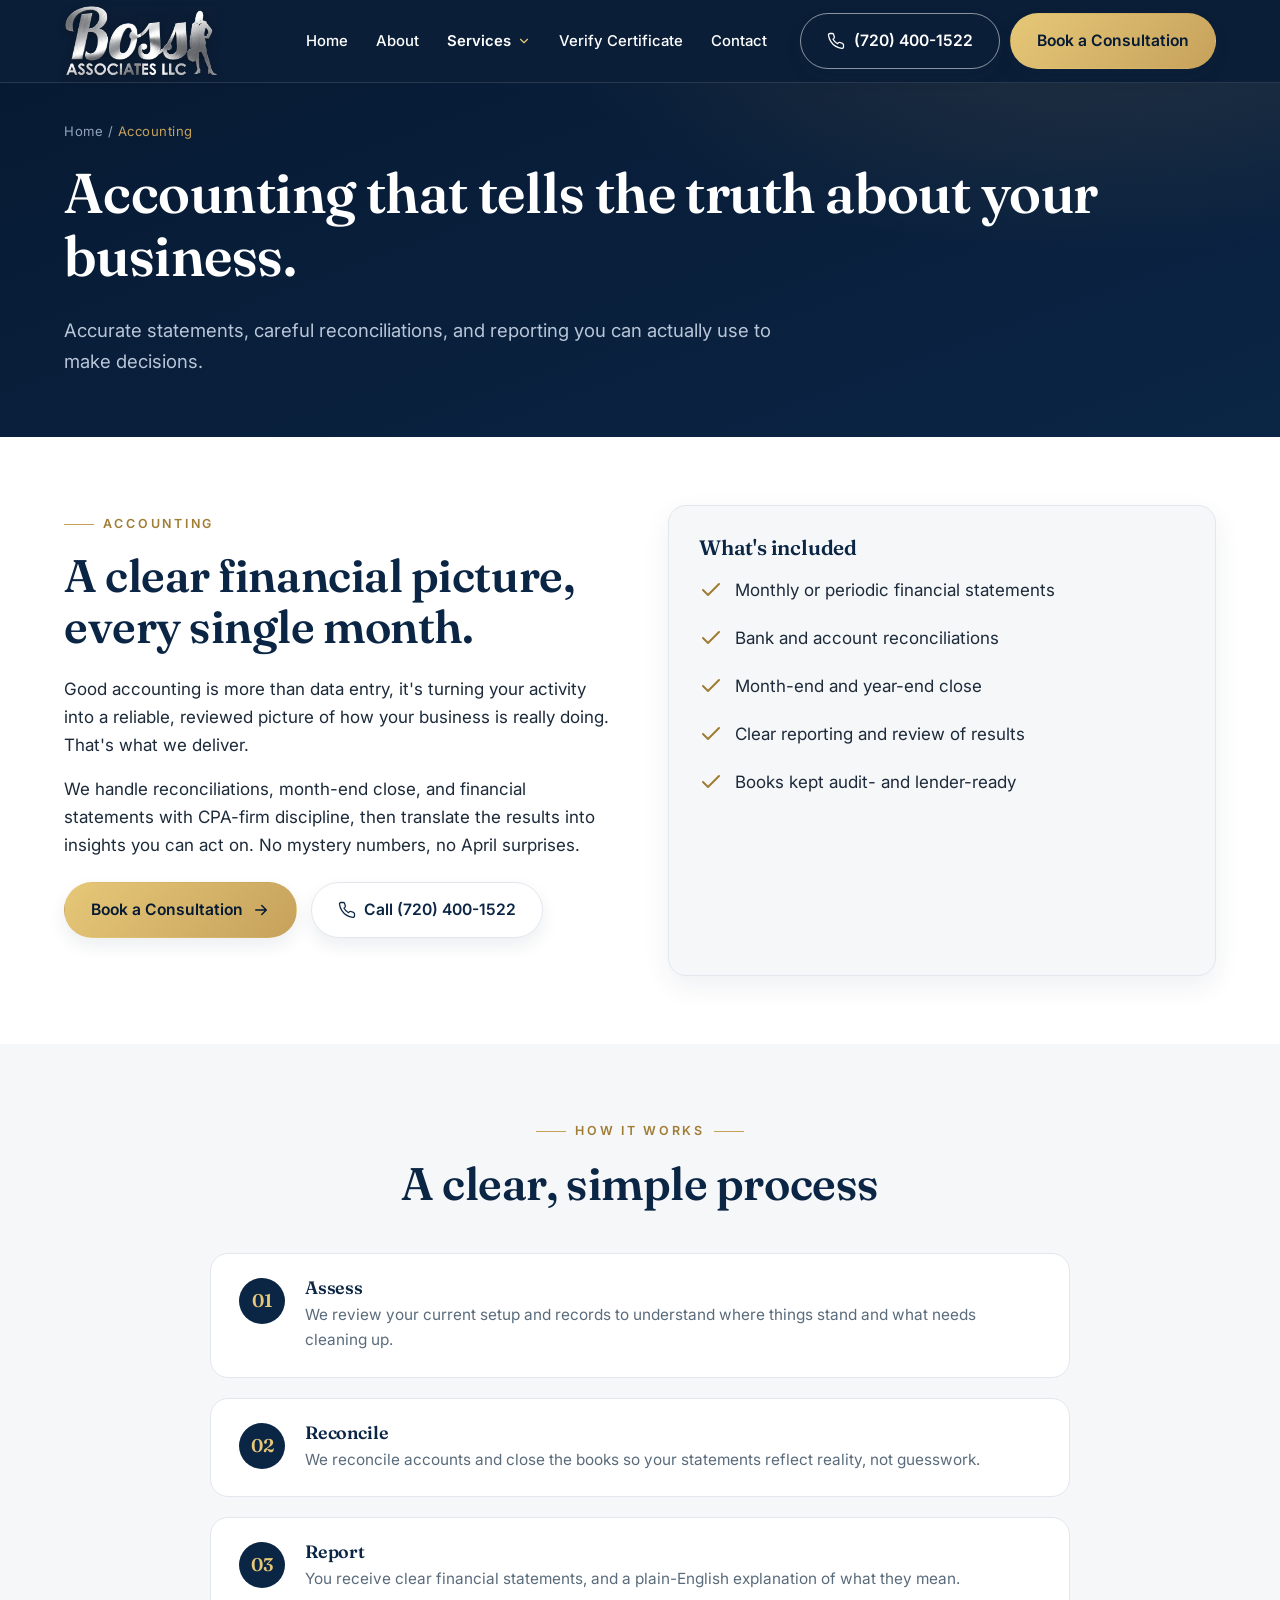
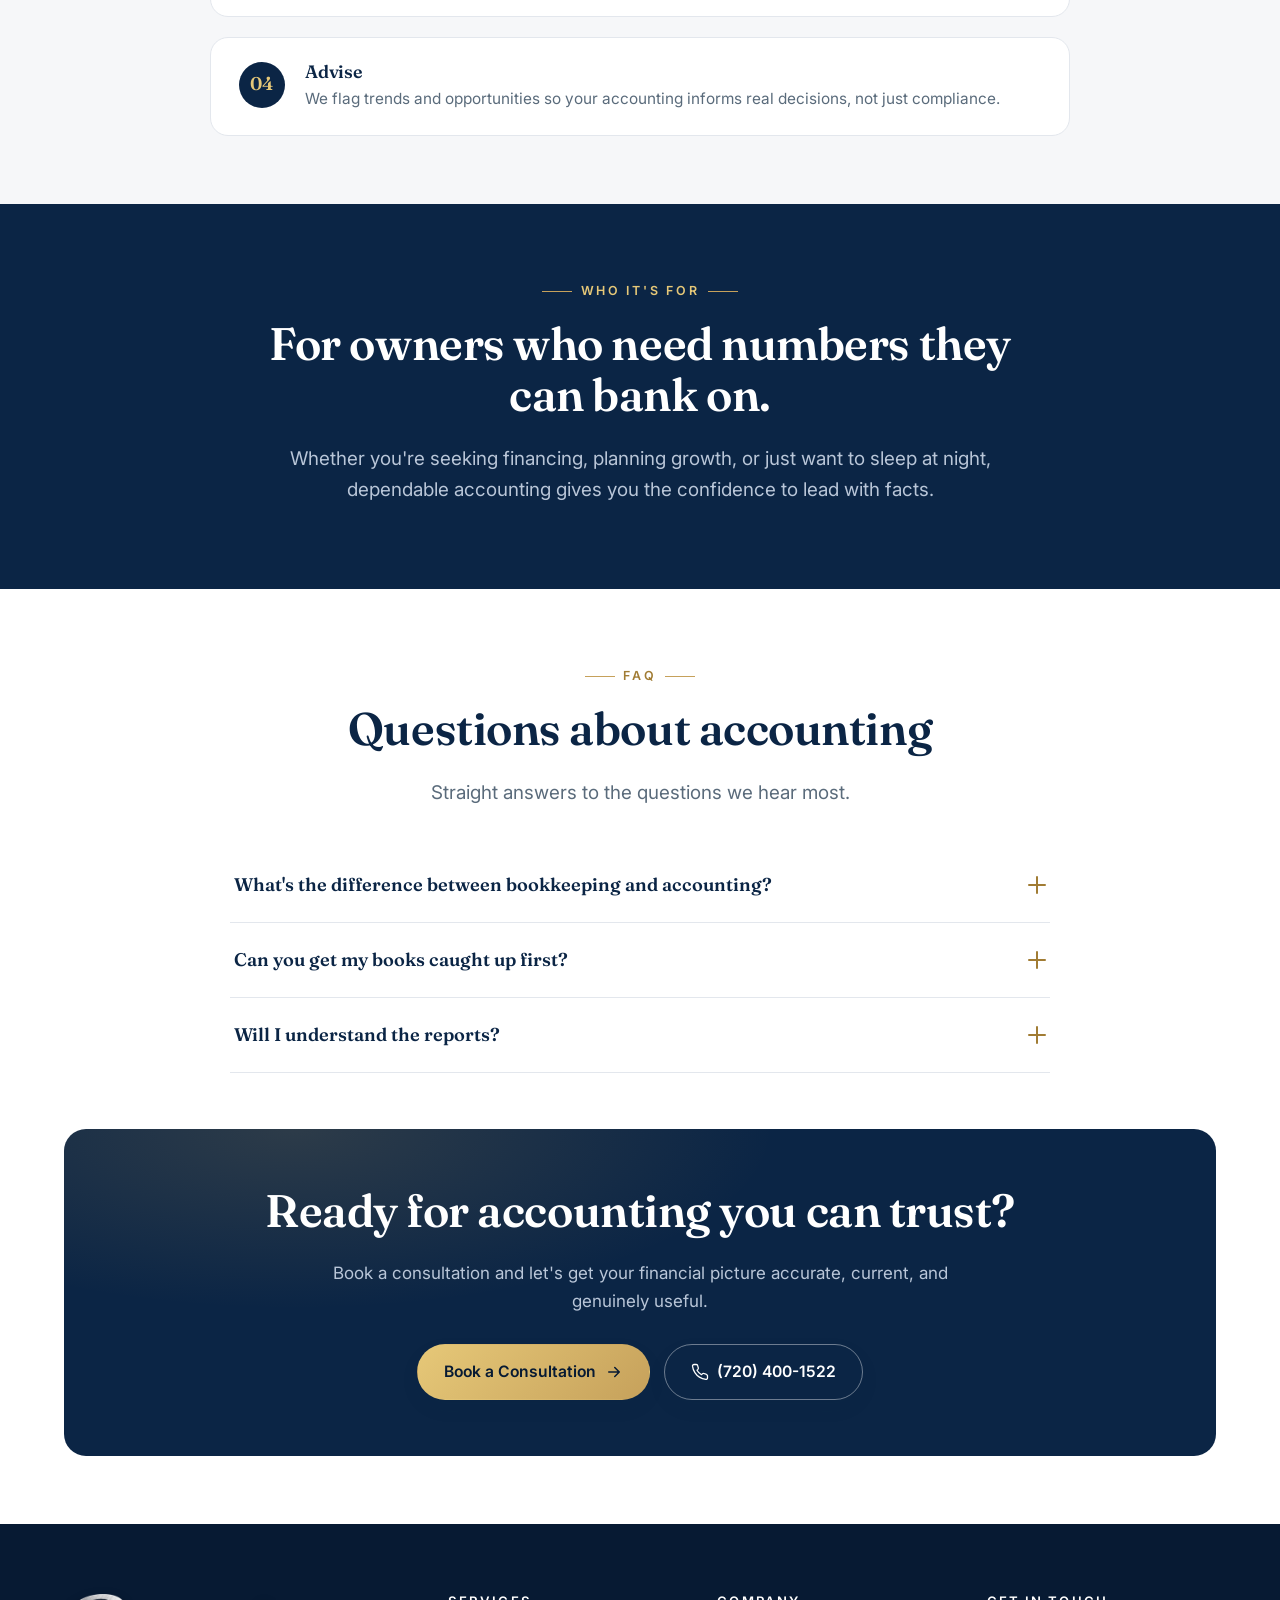
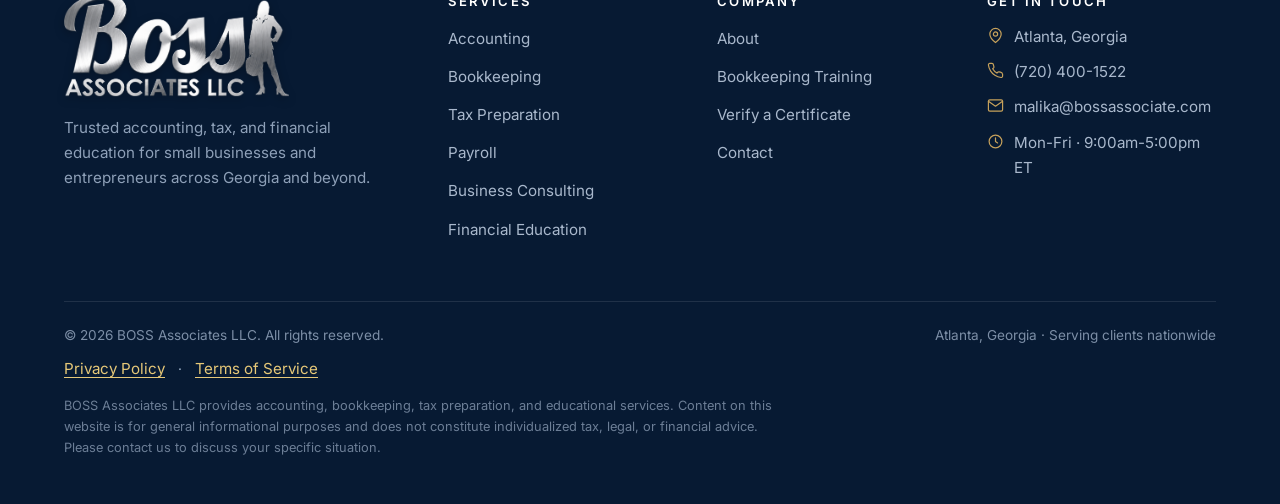
<file: accounting.html>
<!DOCTYPE html>

<html lang="en">
<head>
<meta charset="utf-8"/>
<meta content="width=device-width, initial-scale=1" name="viewport"/>
<title>Accounting Services | Financial Statements &amp; Reporting | BOSS Associates</title>
<meta content="Professional accounting services from BOSS Associates LLC: financial statements, reconciliations, month-end close, and reporting that give small businesses a true financial picture." name="description"/>
<link href="https://www.bossassociate.com/accounting.html" rel="canonical"/>
<meta content="#0B2545" name="theme-color"/>
<meta content="website" property="og:type"/>
<meta content="BOSS Associates LLC" property="og:site_name"/>
<meta content="Accounting Services | Financial Statements &amp; Reporting | BOSS Associates" property="og:title"/>
<meta content="Professional accounting services from BOSS Associates LLC: financial statements, reconciliations, month-end close, and reporting that give small businesses a true financial picture." property="og:description"/>
<meta content="https://www.bossassociate.com/accounting.html" property="og:url"/>
<meta content="summary" name="twitter:card"/>
<link href="assets/favicon.png?v=3" rel="icon" type="image/png"/>
<link href="https://fonts.googleapis.com" rel="preconnect"/>
<link crossorigin="" href="https://fonts.gstatic.com" rel="preconnect"/>
<link href="https://fonts.googleapis.com/css2?family=Fraunces:ital,opsz,wght@0,9..144,400;0,9..144,500;0,9..144,600;1,9..144,500;1,9..144,600&amp;family=Inter:wght@400;500;600;700&amp;display=swap" rel="stylesheet"/>
<link href="css/styles.css" rel="stylesheet"/>
<script type="application/ld+json">{"@context":"https://schema.org","@type":"Service","serviceType":"Accounting","provider":{"@type":"AccountingService","name":"BOSS Associates LLC"},"areaServed":"US","url":"https://www.bossassociate.com/accounting.html"}</script>
<link href="assets/favicon.png?v=3" rel="apple-touch-icon"/>
</head>
<body>
<a class="skip" href="#main">Skip to content</a>
<header class="site-header">
<div class="wrap nav">
<a aria-label="BOSS Associates LLC home" class="brand" href="index.html">
<img alt="BOSS Associates LLC" class="brand__logo" src="assets/boss-logo-silver-clear.png"/>
</a>
<nav aria-label="Primary" class="nav__links">
<a href="index.html">Home</a>
<a href="about.html">About</a>
<div class="has-dropdown open-active">
<button aria-current="page" aria-expanded="false" aria-haspopup="true" class="nav__drop">Services <svg fill="none" stroke="currentColor" stroke-linecap="round" stroke-linejoin="round" stroke-width="2" viewbox="0 0 24 24"><path d="m6 9 6 6 6-6"></path></svg></button>
<div class="dropdown">
<a href="services.html"><b>All Services</b><small>Overview of everything we do</small></a><a href="tax-preparation.html"><b>Tax Preparation</b><small>Individual &amp; small-business filing</small></a><a href="accounting.html"><b>Accounting</b><small>Statements, reconciliations, reporting</small></a><a href="bookkeeping.html"><b>Bookkeeping</b><small>Clean, current, monthly books</small></a><a href="bookkeeping-training.html"><b>Bookkeeping Training</b><small>Learn the skill yourself</small></a>
</div>
</div>
<a href="certificate-verification.html">Verify Certificate</a>
<a href="contact.html">Contact</a>
</nav>
<div class="nav__cta">
<a class="btn btn--ghost" href="tel:+17204001522"><svg fill="none" stroke="currentColor" stroke-linecap="round" stroke-linejoin="round" stroke-width="1.7" viewbox="0 0 24 24"><path d="M22 16.9v3a2 2 0 0 1-2.2 2 19.8 19.8 0 0 1-8.6-3.1 19.5 19.5 0 0 1-6-6A19.8 19.8 0 0 1 2 4.2 2 2 0 0 1 4 2h3a2 2 0 0 1 2 1.7c.1.9.4 1.8.7 2.7a2 2 0 0 1-.5 2.1L8 9.6a16 16 0 0 0 6 6l1.1-1.1a2 2 0 0 1 2.1-.5c.9.3 1.8.6 2.7.7a2 2 0 0 1 1.7 2z"></path></svg> (720) 400-1522</a>
<a class="btn btn--gold" href="contact.html">Book a Consultation</a>
</div>
<button aria-expanded="false" aria-label="Menu" class="menu-btn"><span></span></button>
</div>
</header>
<main id="main" tabindex="-1">
<section class="pagehero">
<div class="wrap">
<div class="crumbs reveal"><a href="index.html">Home</a> / <span>Accounting</span></div>
<h1 class="reveal d1">Accounting that tells the truth about your business.</h1>
<p class="reveal d2">Accurate statements, careful reconciliations, and reporting you can actually use to make decisions.</p>
</div>
</section>
<section class="section">
<div class="wrap">
<div class="split">
<div class="reveal">
<span class="eyebrow">Accounting</span>
<h2 class="h2">A clear financial picture, every single month.</h2>
<p>Good accounting is more than data entry, it's turning your activity into a reliable, reviewed picture of how your business is really doing. That's what we deliver.</p><p>We handle reconciliations, month-end close, and financial statements with CPA-firm discipline, then translate the results into insights you can act on. No mystery numbers, no April surprises.</p>
<div class="hero__cta" style="margin-top:1.4rem"><a class="btn btn--gold" href="contact.html">Book a Consultation <svg fill="none" stroke="currentColor" stroke-linecap="round" stroke-linejoin="round" stroke-width="2" viewbox="0 0 24 24"><path d="M5 12h14M13 6l6 6-6 6"></path></svg></a><a class="btn btn--ghost" href="tel:+17204001522"><svg fill="none" stroke="currentColor" stroke-linecap="round" stroke-linejoin="round" stroke-width="1.7" viewbox="0 0 24 24"><path d="M22 16.9v3a2 2 0 0 1-2.2 2 19.8 19.8 0 0 1-8.6-3.1 19.5 19.5 0 0 1-6-6A19.8 19.8 0 0 1 2 4.2 2 2 0 0 1 4 2h3a2 2 0 0 1 2 1.7c.1.9.4 1.8.7 2.7a2 2 0 0 1-.5 2.1L8 9.6a16 16 0 0 0 6 6l1.1-1.1a2 2 0 0 1 2.1-.5c.9.3 1.8.6 2.7.7a2 2 0 0 1 1.7 2z"></path></svg> Call (720) 400-1522</a></div>
</div>
<div class="card card--gray reveal d2">
<h3 style="font-size:1.3rem">What's included</h3>
<ul class="checklist">
<li><span class="tick"><svg fill="none" stroke="currentColor" stroke-linecap="round" stroke-linejoin="round" stroke-width="2" viewbox="0 0 24 24"><path d="m20 6-11 11-5-5"></path></svg></span> Monthly or periodic financial statements</li><li><span class="tick"><svg fill="none" stroke="currentColor" stroke-linecap="round" stroke-linejoin="round" stroke-width="2" viewbox="0 0 24 24"><path d="m20 6-11 11-5-5"></path></svg></span> Bank and account reconciliations</li><li><span class="tick"><svg fill="none" stroke="currentColor" stroke-linecap="round" stroke-linejoin="round" stroke-width="2" viewbox="0 0 24 24"><path d="m20 6-11 11-5-5"></path></svg></span> Month-end and year-end close</li><li><span class="tick"><svg fill="none" stroke="currentColor" stroke-linecap="round" stroke-linejoin="round" stroke-width="2" viewbox="0 0 24 24"><path d="m20 6-11 11-5-5"></path></svg></span> Clear reporting and review of results</li><li><span class="tick"><svg fill="none" stroke="currentColor" stroke-linecap="round" stroke-linejoin="round" stroke-width="2" viewbox="0 0 24 24"><path d="m20 6-11 11-5-5"></path></svg></span> Books kept audit- and lender-ready</li>
</ul>
</div>
</div>
</div>
</section>
<section class="section section--gray">
<div class="wrap">
<div class="center" style="margin-bottom:44px">
<span class="eyebrow reveal">How It Works</span>
<h2 class="h2 reveal d1">A clear, simple process</h2>
</div>
<div class="steps narrow" style="margin-inline:auto">
<div class="step reveal"><div class="step__num"></div><div><h4>Assess</h4><p>We review your current setup and records to understand where things stand and what needs cleaning up.</p></div></div>
<div class="step reveal"><div class="step__num"></div><div><h4>Reconcile</h4><p>We reconcile accounts and close the books so your statements reflect reality, not guesswork.</p></div></div>
<div class="step reveal"><div class="step__num"></div><div><h4>Report</h4><p>You receive clear financial statements, and a plain-English explanation of what they mean.</p></div></div>
<div class="step reveal"><div class="step__num"></div><div><h4>Advise</h4><p>We flag trends and opportunities so your accounting informs real decisions, not just compliance.</p></div></div>
</div>
</div>
</section>
<section class="section section--navy">
<div class="wrap narrow center">
<span class="eyebrow reveal">Who It's For</span>
<h2 class="h2 reveal d1">For owners who need numbers they can bank on.</h2>
<p class="lead reveal d2" style="margin-inline:auto">Whether you're seeking financing, planning growth, or just want to sleep at night, dependable accounting gives you the confidence to lead with facts.</p>
</div>
</section>
<section class="section faq-content-section">
<div class="wrap">
<div class="center" style="margin-bottom:40px">
<span class="eyebrow reveal">FAQ</span>
<h2 class="h2 reveal d1">Questions about accounting</h2>
<p class="lead reveal d2">Straight answers to the questions we hear most.</p>
</div>
<div class="faq reveal d1">
<details class="faq__item reveal">
<summary class="faq__q">What's the difference between bookkeeping and accounting?<span aria-hidden="true" class="plus"></span></summary>
<div class="faq__a"><p>Bookkeeping records the day-to-day transactions; accounting turns those records into reconciled statements and insight. Many clients need both, and we handle them together so nothing is duplicated or missed.</p></div>
</details>
<details class="faq__item reveal">
<summary class="faq__q">Can you get my books caught up first?<span aria-hidden="true" class="plus"></span></summary>
<div class="faq__a"><p>Yes. If you're behind, we can bring your records current and reconciled before setting up an ongoing rhythm, so everything moving forward is accurate.</p></div>
</details>
<details class="faq__item reveal">
<summary class="faq__q">Will I understand the reports?<span aria-hidden="true" class="plus"></span></summary>
<div class="faq__a"><p>That's the point. We don't just hand over statements, we walk you through them so you know exactly what each number is telling you.</p></div>
</details>
</div>
</div>
</section>
<section class="section cta-section">
<div class="wrap">
<div class="ctaband reveal">
<h2 class="h2">Ready for accounting you can trust?</h2>
<p>Book a consultation and let's get your financial picture accurate, current, and genuinely useful.</p>
<div class="btnrow">
<a class="btn btn--gold" href="contact.html">Book a Consultation <svg fill="none" stroke="currentColor" stroke-linecap="round" stroke-linejoin="round" stroke-width="2" viewbox="0 0 24 24"><path d="M5 12h14M13 6l6 6-6 6"></path></svg></a>
<a class="btn btn--outline" href="tel:+17204001522"><svg fill="none" stroke="currentColor" stroke-linecap="round" stroke-linejoin="round" stroke-width="1.7" viewbox="0 0 24 24"><path d="M22 16.9v3a2 2 0 0 1-2.2 2 19.8 19.8 0 0 1-8.6-3.1 19.5 19.5 0 0 1-6-6A19.8 19.8 0 0 1 2 4.2 2 2 0 0 1 4 2h3a2 2 0 0 1 2 1.7c.1.9.4 1.8.7 2.7a2 2 0 0 1-.5 2.1L8 9.6a16 16 0 0 0 6 6l1.1-1.1a2 2 0 0 1 2.1-.5c.9.3 1.8.6 2.7.7a2 2 0 0 1 1.7 2z"></path></svg> (720) 400-1522</a>
</div>
</div>
</div>
</section>
</main>
<footer class="site-footer">
<div class="wrap">
<div class="footer-grid">
<div>
<div class="fbrand">
<img alt="BOSS Associates LLC" class="footer-logo" src="assets/boss-associates-logo-transparent.png"/>
<span class="brand__name">BOSS Associates<span>LLC</span></span>
</div>
<p class="fdesc">Trusted accounting, tax, and financial education for small businesses and entrepreneurs across Georgia and beyond.</p>
</div>
<div>
<h4>Services</h4>
<ul>
<li><a href="accounting.html">Accounting</a></li>
<li><a href="bookkeeping.html">Bookkeeping</a></li>
<li><a href="tax-preparation.html">Tax Preparation</a></li>
<li><a href="services.html#payroll">Payroll</a></li>
<li><a href="services.html#consulting">Business Consulting</a></li>
<li><a href="services.html#education">Financial Education</a></li>
</ul>
</div>
<div>
<h4>Company</h4>
<ul>
<li><a href="about.html">About</a></li>
<li><a href="bookkeeping-training.html">Bookkeeping Training</a></li>
<li><a href="certificate-verification.html">Verify a Certificate</a></li>
<li><a href="contact.html">Contact</a></li>
</ul>
</div>
<div>
<h4>Get in touch</h4>
<ul class="fcontact">
<li><svg fill="none" stroke="currentColor" stroke-linecap="round" stroke-linejoin="round" stroke-width="1.7" viewbox="0 0 24 24"><path d="M20 10c0 6-8 12-8 12s-8-6-8-12a8 8 0 0 1 16 0z"></path><circle cx="12" cy="10" r="3"></circle></svg><span>Atlanta, Georgia</span></li>
<li><svg fill="none" stroke="currentColor" stroke-linecap="round" stroke-linejoin="round" stroke-width="1.7" viewbox="0 0 24 24"><path d="M22 16.9v3a2 2 0 0 1-2.2 2 19.8 19.8 0 0 1-8.6-3.1 19.5 19.5 0 0 1-6-6A19.8 19.8 0 0 1 2 4.2 2 2 0 0 1 4 2h3a2 2 0 0 1 2 1.7c.1.9.4 1.8.7 2.7a2 2 0 0 1-.5 2.1L8 9.6a16 16 0 0 0 6 6l1.1-1.1a2 2 0 0 1 2.1-.5c.9.3 1.8.6 2.7.7a2 2 0 0 1 1.7 2z"></path></svg><a href="tel:+17204001522">(720) 400-1522</a></li>
<li><svg fill="none" stroke="currentColor" stroke-linecap="round" stroke-linejoin="round" stroke-width="1.7" viewbox="0 0 24 24"><rect height="16" rx="2" width="20" x="2" y="4"></rect><path d="m2 6 10 7L22 6"></path></svg><a href="mailto:malika@bossassociate.com">malika@bossassociate.com</a></li>
<li><svg fill="none" stroke="currentColor" stroke-linecap="round" stroke-linejoin="round" stroke-width="1.7" viewbox="0 0 24 24"><circle cx="12" cy="12" r="9"></circle><path d="M12 7v5l3 2"></path></svg><span>Mon-Fri · 9:00am-5:00pm ET</span></li>
</ul>
</div>
</div>
<div class="footer-bottom">
<span>© <span id="year">2026</span> BOSS Associates LLC. All rights reserved.</span>
<span>Atlanta, Georgia · Serving clients nationwide</span>
</div>
<nav class="footer-legal-links" aria-label="Legal information"><a href="privacy-policy.html">Privacy Policy</a><span aria-hidden="true"> · </span><a href="terms-of-service.html">Terms of Service</a></nav>
<p class="disclaimer">BOSS Associates LLC provides accounting, bookkeeping, tax preparation, and educational services. Content on this website is for general informational purposes and does not constitute individualized tax, legal, or financial advice. Please contact us to discuss your specific situation.</p>
</div>
</footer>
<script src="js/main.js"></script>
</body>
</html>
</file>
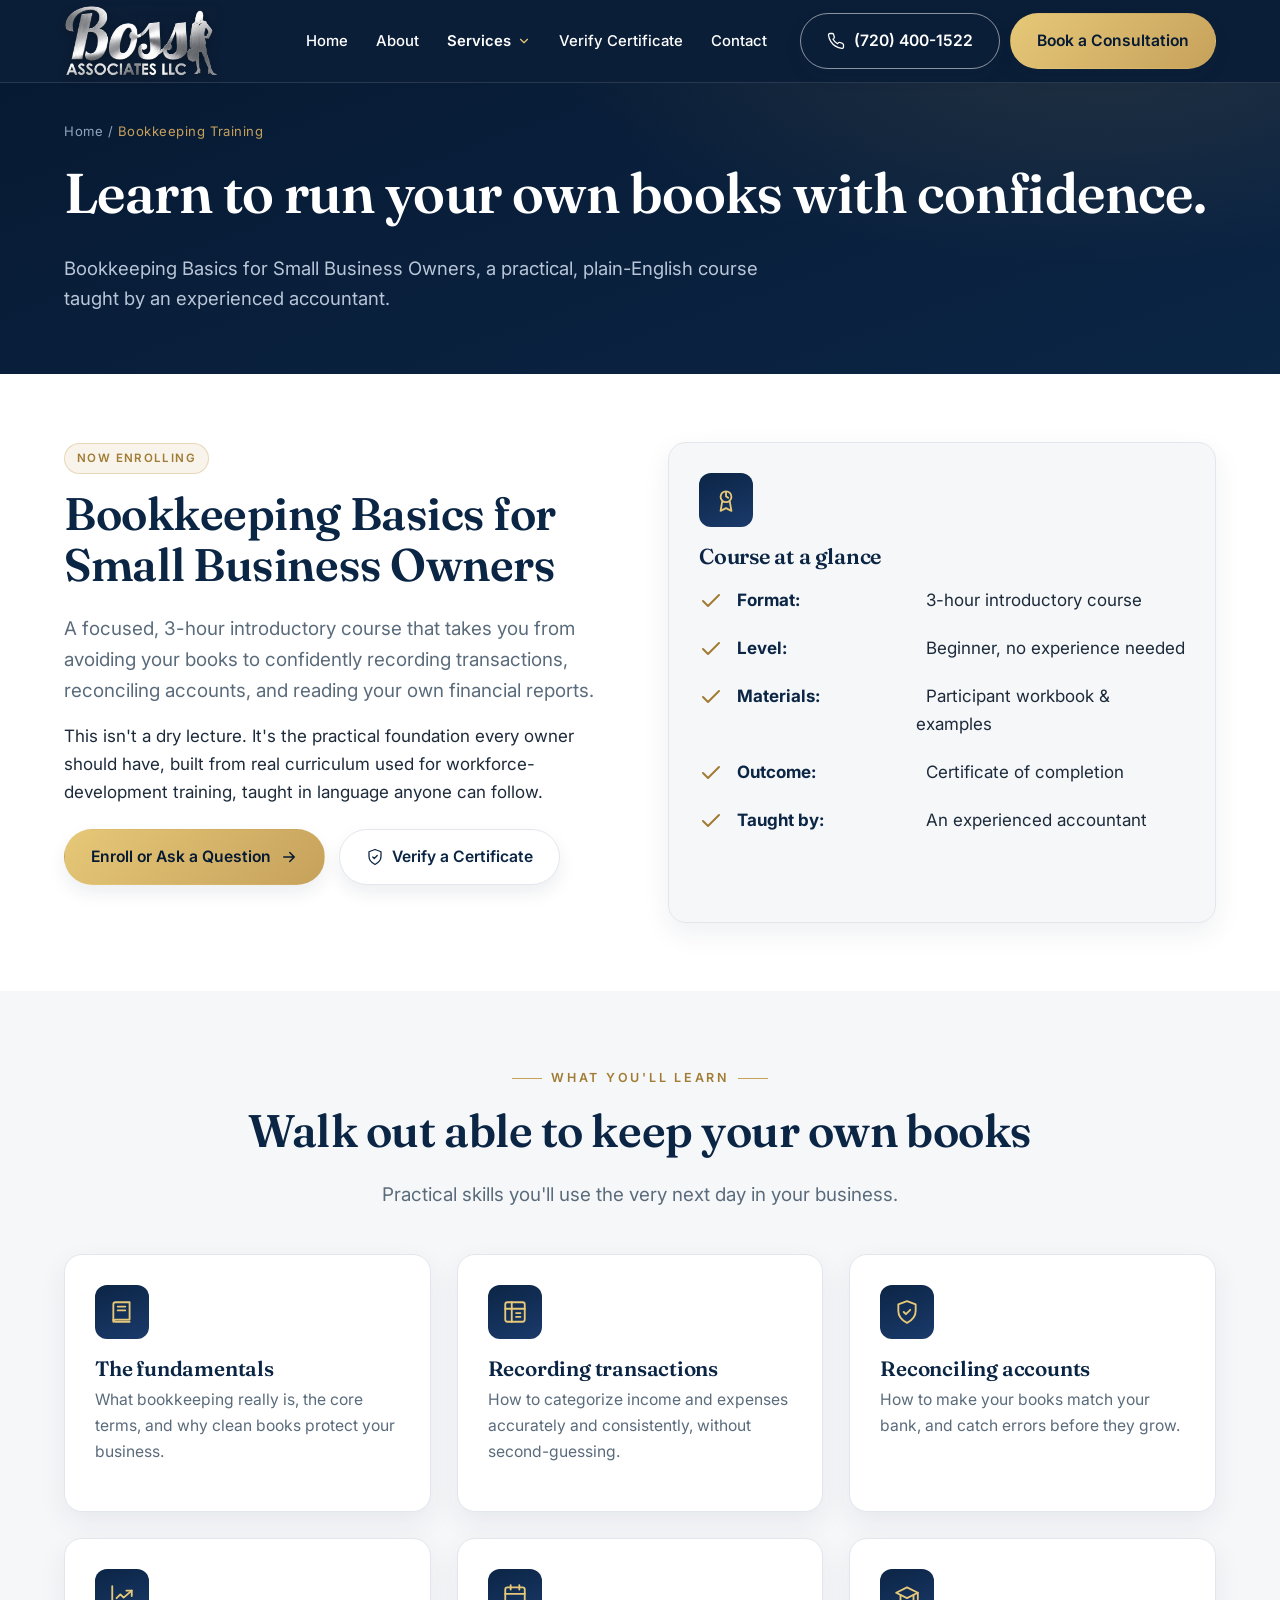
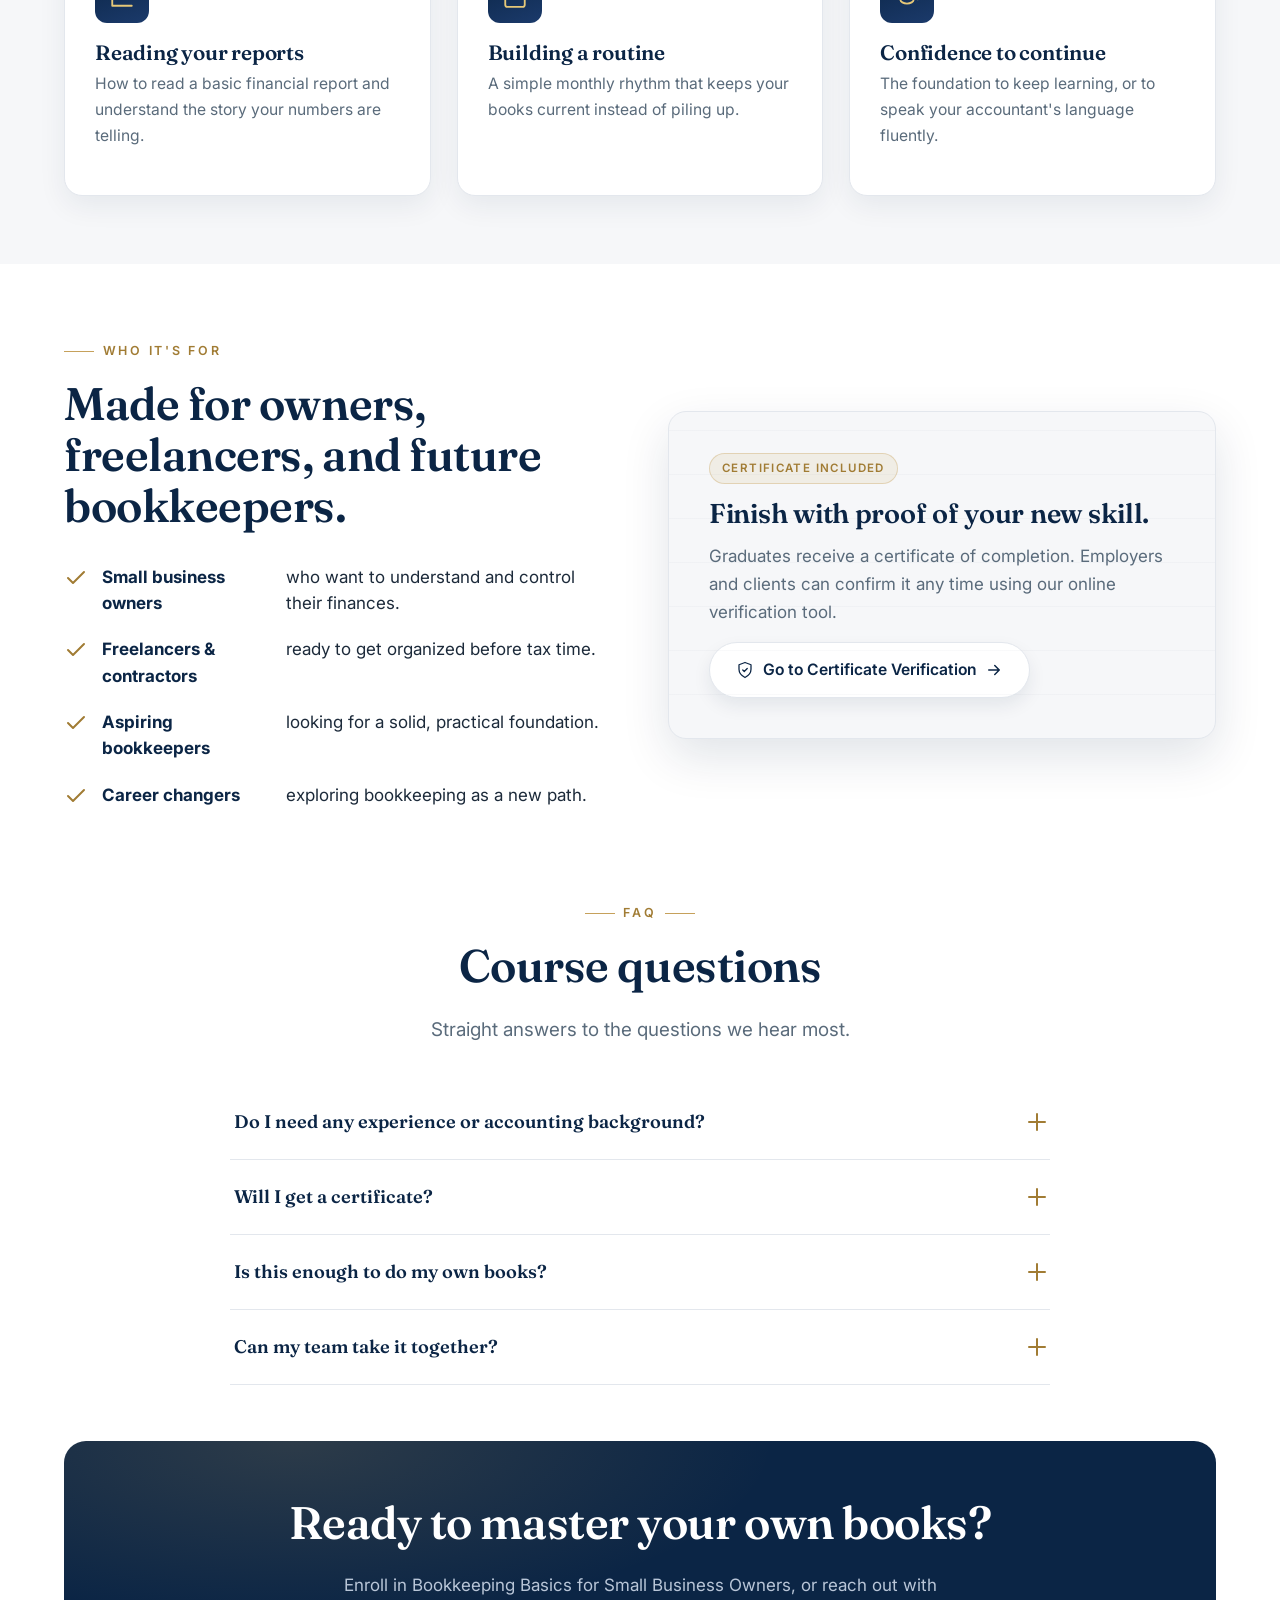
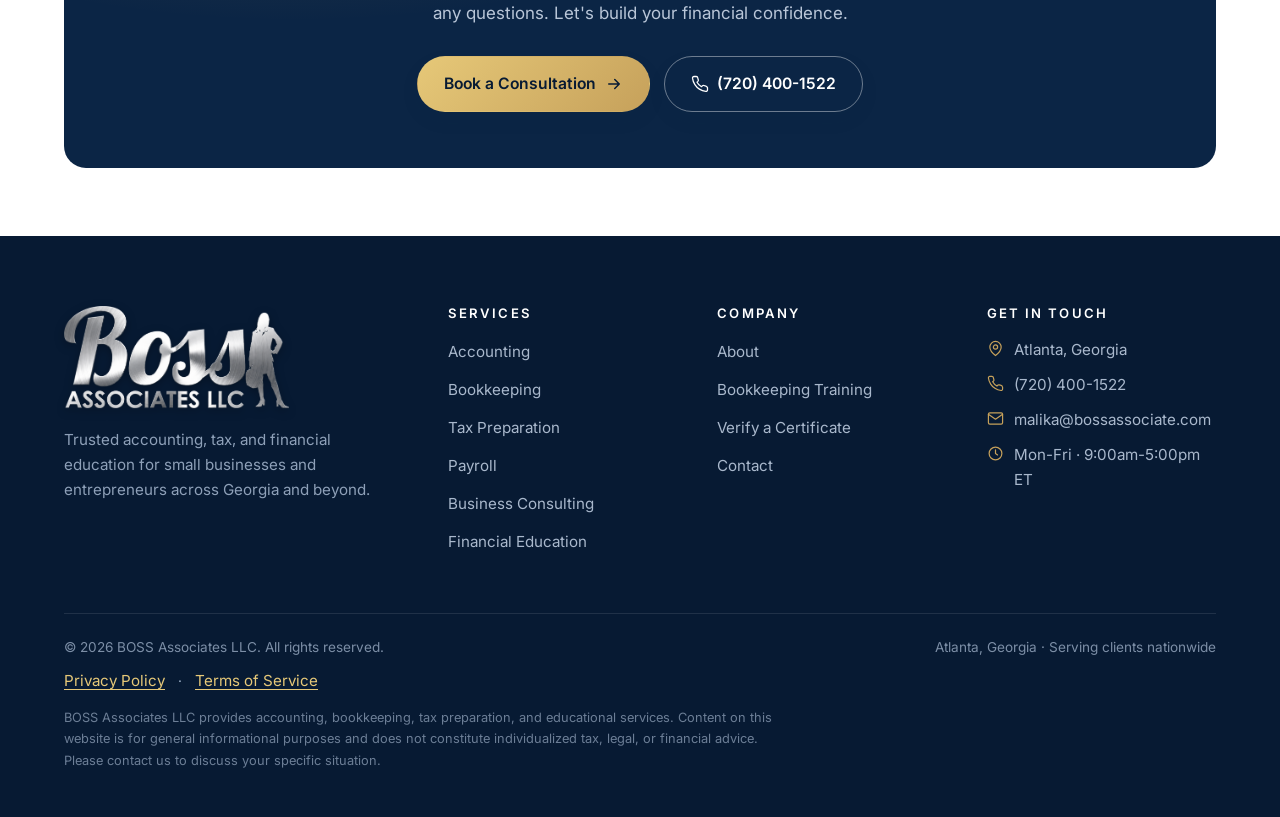
<file: bookkeeping-training.html>
<!DOCTYPE html>

<html lang="en">
<head>
<meta charset="utf-8"/>
<meta content="width=device-width, initial-scale=1" name="viewport"/>
<title>Bookkeeping Training | Bookkeeping Basics for Small Business Owners | BOSS Associates</title>
<meta content="Bookkeeping Basics for Small Business Owners, a practical 3-hour bookkeeping training course from BOSS Associates LLC. Learn to record, reconcile, and read your own books, with a certificate of completion." name="description"/>
<link href="https://www.bossassociate.com/bookkeeping-training.html" rel="canonical"/>
<meta content="#0B2545" name="theme-color"/>
<meta content="website" property="og:type"/>
<meta content="BOSS Associates LLC" property="og:site_name"/>
<meta content="Bookkeeping Training | Bookkeeping Basics for Small Business Owners | BOSS Associates" property="og:title"/>
<meta content="Bookkeeping Basics for Small Business Owners, a practical 3-hour bookkeeping training course from BOSS Associates LLC. Learn to record, reconcile, and read your own books, with a certificate of completion." property="og:description"/>
<meta content="https://www.bossassociate.com/bookkeeping-training.html" property="og:url"/>
<meta content="summary" name="twitter:card"/>
<link href="assets/favicon.png?v=3" rel="icon" type="image/png"/>
<link href="https://fonts.googleapis.com" rel="preconnect"/>
<link crossorigin="" href="https://fonts.gstatic.com" rel="preconnect"/>
<link href="https://fonts.googleapis.com/css2?family=Fraunces:ital,opsz,wght@0,9..144,400;0,9..144,500;0,9..144,600;1,9..144,500;1,9..144,600&amp;family=Inter:wght@400;500;600;700&amp;display=swap" rel="stylesheet"/>
<link href="css/styles.css" rel="stylesheet"/>
<script type="application/ld+json">{"@context":"https://schema.org","@type":"Course","name":"Bookkeeping Basics for Small Business Owners","description":"A practical 3-hour introductory bookkeeping course for small business owners, freelancers, and aspiring bookkeepers.","provider":{"@type":"Organization","name":"BOSS Associates LLC","url":"https://www.bossassociate.com"}}</script>
<link href="assets/favicon.png?v=3" rel="apple-touch-icon"/>
</head>
<body>
<a class="skip" href="#main">Skip to content</a>
<header class="site-header">
<div class="wrap nav">
<a aria-label="BOSS Associates LLC home" class="brand" href="index.html">
<img alt="BOSS Associates LLC" class="brand__logo" src="assets/boss-logo-silver-clear.png"/>
</a>
<nav aria-label="Primary" class="nav__links">
<a href="index.html">Home</a>
<a href="about.html">About</a>
<div class="has-dropdown open-active">
<button aria-current="page" aria-expanded="false" aria-haspopup="true" class="nav__drop">Services <svg fill="none" stroke="currentColor" stroke-linecap="round" stroke-linejoin="round" stroke-width="2" viewbox="0 0 24 24"><path d="m6 9 6 6 6-6"></path></svg></button>
<div class="dropdown">
<a href="services.html"><b>All Services</b><small>Overview of everything we do</small></a><a href="tax-preparation.html"><b>Tax Preparation</b><small>Individual &amp; small-business filing</small></a><a href="accounting.html"><b>Accounting</b><small>Statements, reconciliations, reporting</small></a><a href="bookkeeping.html"><b>Bookkeeping</b><small>Clean, current, monthly books</small></a><a href="bookkeeping-training.html"><b>Bookkeeping Training</b><small>Learn the skill yourself</small></a>
</div>
</div>
<a href="certificate-verification.html">Verify Certificate</a>
<a href="contact.html">Contact</a>
</nav>
<div class="nav__cta">
<a class="btn btn--ghost" href="tel:+17204001522"><svg fill="none" stroke="currentColor" stroke-linecap="round" stroke-linejoin="round" stroke-width="1.7" viewbox="0 0 24 24"><path d="M22 16.9v3a2 2 0 0 1-2.2 2 19.8 19.8 0 0 1-8.6-3.1 19.5 19.5 0 0 1-6-6A19.8 19.8 0 0 1 2 4.2 2 2 0 0 1 4 2h3a2 2 0 0 1 2 1.7c.1.9.4 1.8.7 2.7a2 2 0 0 1-.5 2.1L8 9.6a16 16 0 0 0 6 6l1.1-1.1a2 2 0 0 1 2.1-.5c.9.3 1.8.6 2.7.7a2 2 0 0 1 1.7 2z"></path></svg> (720) 400-1522</a>
<a class="btn btn--gold" href="contact.html">Book a Consultation</a>
</div>
<button aria-expanded="false" aria-label="Menu" class="menu-btn"><span></span></button>
</div>
</header>
<main id="main" tabindex="-1">
<section class="pagehero">
<div class="wrap">
<div class="crumbs reveal"><a href="index.html">Home</a> / <span>Bookkeeping Training</span></div>
<h1 class="reveal d1">Learn to run your own books with confidence.</h1>
<p class="reveal d2">Bookkeeping Basics for Small Business Owners, a practical, plain-English course taught by an experienced accountant.</p>
</div>
</section>
<section class="section">
<div class="wrap">
<div class="split">
<div class="reveal">
<span class="tag">Now Enrolling</span>
<h2 class="h2">Bookkeeping Basics for Small Business Owners</h2>
<p class="lead">A focused, 3-hour introductory course that takes you from avoiding your books to confidently recording transactions, reconciling accounts, and reading your own financial reports.</p>
<p>This isn't a dry lecture. It's the practical foundation every owner should have, built from real curriculum used for workforce-development training, taught in language anyone can follow.</p>
<div class="hero__cta" style="margin-top:1.4rem">
<a class="btn btn--gold" href="contact.html">Enroll or Ask a Question <svg fill="none" stroke="currentColor" stroke-linecap="round" stroke-linejoin="round" stroke-width="2" viewbox="0 0 24 24"><path d="M5 12h14M13 6l6 6-6 6"></path></svg></a>
<a class="btn btn--ghost" href="certificate-verification.html"><svg fill="none" stroke="currentColor" stroke-linecap="round" stroke-linejoin="round" stroke-width="1.7" viewbox="0 0 24 24"><path d="m9 12 2 2 4-4"></path><path d="M12 2 4 5v6c0 5 3.4 8.6 8 11 4.6-2.4 8-6 8-11V5z"></path></svg> Verify a Certificate</a>
</div>
</div>
<div class="card card--gray reveal d2">
<div class="card__icon"><svg fill="none" stroke="currentColor" stroke-linecap="round" stroke-linejoin="round" stroke-width="1.7" viewbox="0 0 24 24"><circle cx="12" cy="9" r="5"></circle><path d="M12 4.5v4l2 1.5"></path><path d="M8.5 13.5 7 22l5-2.5L17 22l-1.5-8.5"></path></svg></div>
<h3 style="font-size:1.35rem">Course at a glance</h3>
<ul class="checklist audience-list">
<li><span class="tick"><svg fill="none" stroke="currentColor" stroke-linecap="round" stroke-linejoin="round" stroke-width="2" viewbox="0 0 24 24"><path d="m20 6-11 11-5-5"></path></svg></span> <b>Format:</b>  3-hour introductory course</li>
<li><span class="tick"><svg fill="none" stroke="currentColor" stroke-linecap="round" stroke-linejoin="round" stroke-width="2" viewbox="0 0 24 24"><path d="m20 6-11 11-5-5"></path></svg></span> <b>Level:</b>  Beginner, no experience needed</li>
<li><span class="tick"><svg fill="none" stroke="currentColor" stroke-linecap="round" stroke-linejoin="round" stroke-width="2" viewbox="0 0 24 24"><path d="m20 6-11 11-5-5"></path></svg></span> <b>Materials:</b>  Participant workbook &amp; examples</li>
<li><span class="tick"><svg fill="none" stroke="currentColor" stroke-linecap="round" stroke-linejoin="round" stroke-width="2" viewbox="0 0 24 24"><path d="m20 6-11 11-5-5"></path></svg></span> <b>Outcome:</b>  Certificate of completion</li>
<li><span class="tick"><svg fill="none" stroke="currentColor" stroke-linecap="round" stroke-linejoin="round" stroke-width="2" viewbox="0 0 24 24"><path d="m20 6-11 11-5-5"></path></svg></span> <b>Taught by:</b>  An experienced accountant</li>
</ul>
</div>
</div>
</div>
</section>
<section class="section section--gray">
<div class="wrap">
<div class="center" style="margin-bottom:44px">
<span class="eyebrow reveal">What You'll Learn</span>
<h2 class="h2 reveal d1">Walk out able to keep your own books</h2>
<p class="lead reveal d2">Practical skills you'll use the very next day in your business.</p>
</div>
<div class="grid grid-3">
<div class="card reveal d1"><div class="card__icon"><svg fill="none" stroke="currentColor" stroke-linecap="round" stroke-linejoin="round" stroke-width="1.7" viewbox="0 0 24 24"><path d="M4 5a2 2 0 0 1 2-2h13v16H6a2 2 0 0 0-2 2z"></path><path d="M4 19a2 2 0 0 0 2 2h13"></path><path d="M8 7h7M8 10.5h7"></path></svg></div><h3>The fundamentals</h3><p>What bookkeeping really is, the core terms, and why clean books protect your business.</p></div>
<div class="card reveal d2"><div class="card__icon"><svg fill="none" stroke="currentColor" stroke-linecap="round" stroke-linejoin="round" stroke-width="1.7" viewbox="0 0 24 24"><rect height="18" rx="2" width="18" x="3" y="3"></rect><path d="M3 9h18M9 3v18"></path><path d="M13 13h4M13 16.5h4"></path></svg></div><h3>Recording transactions</h3><p>How to categorize income and expenses accurately and consistently, without second-guessing.</p></div>
<div class="card reveal d3"><div class="card__icon"><svg fill="none" stroke="currentColor" stroke-linecap="round" stroke-linejoin="round" stroke-width="1.7" viewbox="0 0 24 24"><path d="m9 12 2 2 4-4"></path><path d="M12 2 4 5v6c0 5 3.4 8.6 8 11 4.6-2.4 8-6 8-11V5z"></path></svg></div><h3>Reconciling accounts</h3><p>How to make your books match your bank, and catch errors before they grow.</p></div>
<div class="card reveal d1"><div class="card__icon"><svg fill="none" stroke="currentColor" stroke-linecap="round" stroke-linejoin="round" stroke-width="1.7" viewbox="0 0 24 24"><path d="M3 3v18h18"></path><path d="M7 14l3.5-3.5 3 3L21 7"></path><path d="M16 7h5v5"></path></svg></div><h3>Reading your reports</h3><p>How to read a basic financial report and understand the story your numbers are telling.</p></div>
<div class="card reveal d2"><div class="card__icon"><svg fill="none" stroke="currentColor" stroke-linecap="round" stroke-linejoin="round" stroke-width="1.7" viewbox="0 0 24 24"><rect height="18" rx="2" width="18" x="3" y="4"></rect><path d="M16 2v4M8 2v4M3 10h18"></path></svg></div><h3>Building a routine</h3><p>A simple monthly rhythm that keeps your books current instead of piling up.</p></div>
<div class="card reveal d3"><div class="card__icon"><svg fill="none" stroke="currentColor" stroke-linecap="round" stroke-linejoin="round" stroke-width="1.7" viewbox="0 0 24 24"><path d="M22 9 12 4 2 9l10 5 10-5z"></path><path d="M6 11v5c0 1 2.5 3 6 3s6-2 6-3v-5"></path><path d="M22 9v6"></path></svg></div><h3>Confidence to continue</h3><p>The foundation to keep learning, or to speak your accountant's language fluently.</p></div>
</div>
</div>
</section>
<section class="section audience-section">
<div class="wrap">
<div class="split">
<div class="reveal">
<span class="eyebrow">Who It's For</span>
<h2 class="h2">Made for owners, freelancers, and future bookkeepers.</h2>
<ul class="checklist audience-list">
<li><span class="tick"><svg fill="none" stroke="currentColor" stroke-linecap="round" stroke-linejoin="round" stroke-width="2" viewbox="0 0 24 24"><path d="m20 6-11 11-5-5"></path></svg></span> <span class="audience-title">Small business owners</span><span class="audience-desc">who want to understand and control their finances.</span></li>
<li><span class="tick"><svg fill="none" stroke="currentColor" stroke-linecap="round" stroke-linejoin="round" stroke-width="2" viewbox="0 0 24 24"><path d="m20 6-11 11-5-5"></path></svg></span> <span class="audience-title">Freelancers &amp; contractors</span><span class="audience-desc">ready to get organized before tax time.</span></li>
<li><span class="tick"><svg fill="none" stroke="currentColor" stroke-linecap="round" stroke-linejoin="round" stroke-width="2" viewbox="0 0 24 24"><path d="m20 6-11 11-5-5"></path></svg></span> <span class="audience-title">Aspiring bookkeepers</span><span class="audience-desc">looking for a solid, practical foundation.</span></li>
<li><span class="tick"><svg fill="none" stroke="currentColor" stroke-linecap="round" stroke-linejoin="round" stroke-width="2" viewbox="0 0 24 24"><path d="m20 6-11 11-5-5"></path></svg></span> <span class="audience-title">Career changers</span><span class="audience-desc">exploring bookkeeping as a new path.</span></li>
</ul>
</div>
<div class="media-frame reveal d2">
<span class="tag">Certificate Included</span>
<h3 class="h2" style="font-size:1.7rem">Finish with proof of your new skill.</h3>
<p style="color:var(--muted)">Graduates receive a certificate of completion. Employers and clients can confirm it any time using our online verification tool.</p>
<a class="btn btn--ghost" href="certificate-verification.html"><svg fill="none" stroke="currentColor" stroke-linecap="round" stroke-linejoin="round" stroke-width="1.7" viewbox="0 0 24 24"><path d="m9 12 2 2 4-4"></path><path d="M12 2 4 5v6c0 5 3.4 8.6 8 11 4.6-2.4 8-6 8-11V5z"></path></svg> Go to Certificate Verification <svg fill="none" stroke="currentColor" stroke-linecap="round" stroke-linejoin="round" stroke-width="2" viewbox="0 0 24 24"><path d="M5 12h14M13 6l6 6-6 6"></path></svg></a>
</div>
</div>
</div>
</section>
<section class="section training-faq-section faq-content-section">
<div class="wrap">
<div class="center" style="margin-bottom:40px">
<span class="eyebrow reveal">FAQ</span>
<h2 class="h2 reveal d1">Course questions</h2>
<p class="lead reveal d2">Straight answers to the questions we hear most.</p>
</div>
<div class="faq reveal d1">
<details class="faq__item reveal">
<summary class="faq__q">Do I need any experience or accounting background?<span aria-hidden="true" class="plus"></span></summary>
<div class="faq__a"><p>None at all. The course is designed for complete beginners and is taught in plain English. If you can run a business, you can follow this course.</p></div>
</details>
<details class="faq__item reveal">
<summary class="faq__q">Will I get a certificate?<span aria-hidden="true" class="plus"></span></summary>
<div class="faq__a"><p>Yes. When you complete the course you'll receive a certificate of completion, which can be confirmed online through our <a href="certificate-verification.html">Certificate Verification</a> page.</p></div>
</details>
<details class="faq__item reveal">
<summary class="faq__q">Is this enough to do my own books?<span aria-hidden="true" class="plus"></span></summary>
<div class="faq__a"><p>For many small businesses, yes, you'll have the foundation to record, reconcile, and review your books. If your situation is more complex, you'll also know exactly when to bring in help.</p></div>
</details>
<details class="faq__item reveal">
<summary class="faq__q">Can my team take it together?<span aria-hidden="true" class="plus"></span></summary>
<div class="faq__a"><p>Yes. Reach out about group and team training, and we'll tailor the details to your organization.</p></div>
</details>
</div>
</div>
</section>
<section class="section cta-section">
<div class="wrap">
<div class="ctaband reveal">
<h2 class="h2">Ready to master your own books?</h2>
<p>Enroll in Bookkeeping Basics for Small Business Owners, or reach out with any questions. Let's build your financial confidence.</p>
<div class="btnrow">
<a class="btn btn--gold" href="contact.html">Book a Consultation <svg fill="none" stroke="currentColor" stroke-linecap="round" stroke-linejoin="round" stroke-width="2" viewbox="0 0 24 24"><path d="M5 12h14M13 6l6 6-6 6"></path></svg></a>
<a class="btn btn--outline" href="tel:+17204001522"><svg fill="none" stroke="currentColor" stroke-linecap="round" stroke-linejoin="round" stroke-width="1.7" viewbox="0 0 24 24"><path d="M22 16.9v3a2 2 0 0 1-2.2 2 19.8 19.8 0 0 1-8.6-3.1 19.5 19.5 0 0 1-6-6A19.8 19.8 0 0 1 2 4.2 2 2 0 0 1 4 2h3a2 2 0 0 1 2 1.7c.1.9.4 1.8.7 2.7a2 2 0 0 1-.5 2.1L8 9.6a16 16 0 0 0 6 6l1.1-1.1a2 2 0 0 1 2.1-.5c.9.3 1.8.6 2.7.7a2 2 0 0 1 1.7 2z"></path></svg> (720) 400-1522</a>
</div>
</div>
</div>
</section>
</main>
<footer class="site-footer">
<div class="wrap">
<div class="footer-grid">
<div>
<div class="fbrand">
<img alt="BOSS Associates LLC" class="footer-logo" src="assets/boss-associates-logo-transparent.png"/>
<span class="brand__name">BOSS Associates<span>LLC</span></span>
</div>
<p class="fdesc">Trusted accounting, tax, and financial education for small businesses and entrepreneurs across Georgia and beyond.</p>
</div>
<div>
<h4>Services</h4>
<ul>
<li><a href="accounting.html">Accounting</a></li>
<li><a href="bookkeeping.html">Bookkeeping</a></li>
<li><a href="tax-preparation.html">Tax Preparation</a></li>
<li><a href="services.html#payroll">Payroll</a></li>
<li><a href="services.html#consulting">Business Consulting</a></li>
<li><a href="services.html#education">Financial Education</a></li>
</ul>
</div>
<div>
<h4>Company</h4>
<ul>
<li><a href="about.html">About</a></li>
<li><a href="bookkeeping-training.html">Bookkeeping Training</a></li>
<li><a href="certificate-verification.html">Verify a Certificate</a></li>
<li><a href="contact.html">Contact</a></li>
</ul>
</div>
<div>
<h4>Get in touch</h4>
<ul class="fcontact">
<li><svg fill="none" stroke="currentColor" stroke-linecap="round" stroke-linejoin="round" stroke-width="1.7" viewbox="0 0 24 24"><path d="M20 10c0 6-8 12-8 12s-8-6-8-12a8 8 0 0 1 16 0z"></path><circle cx="12" cy="10" r="3"></circle></svg><span>Atlanta, Georgia</span></li>
<li><svg fill="none" stroke="currentColor" stroke-linecap="round" stroke-linejoin="round" stroke-width="1.7" viewbox="0 0 24 24"><path d="M22 16.9v3a2 2 0 0 1-2.2 2 19.8 19.8 0 0 1-8.6-3.1 19.5 19.5 0 0 1-6-6A19.8 19.8 0 0 1 2 4.2 2 2 0 0 1 4 2h3a2 2 0 0 1 2 1.7c.1.9.4 1.8.7 2.7a2 2 0 0 1-.5 2.1L8 9.6a16 16 0 0 0 6 6l1.1-1.1a2 2 0 0 1 2.1-.5c.9.3 1.8.6 2.7.7a2 2 0 0 1 1.7 2z"></path></svg><a href="tel:+17204001522">(720) 400-1522</a></li>
<li><svg fill="none" stroke="currentColor" stroke-linecap="round" stroke-linejoin="round" stroke-width="1.7" viewbox="0 0 24 24"><rect height="16" rx="2" width="20" x="2" y="4"></rect><path d="m2 6 10 7L22 6"></path></svg><a href="mailto:malika@bossassociate.com">malika@bossassociate.com</a></li>
<li><svg fill="none" stroke="currentColor" stroke-linecap="round" stroke-linejoin="round" stroke-width="1.7" viewbox="0 0 24 24"><circle cx="12" cy="12" r="9"></circle><path d="M12 7v5l3 2"></path></svg><span>Mon-Fri · 9:00am-5:00pm ET</span></li>
</ul>
</div>
</div>
<div class="footer-bottom">
<span>© <span id="year">2026</span> BOSS Associates LLC. All rights reserved.</span>
<span>Atlanta, Georgia · Serving clients nationwide</span>
</div>
<nav class="footer-legal-links" aria-label="Legal information"><a href="privacy-policy.html">Privacy Policy</a><span aria-hidden="true"> · </span><a href="terms-of-service.html">Terms of Service</a></nav>
<p class="disclaimer">BOSS Associates LLC provides accounting, bookkeeping, tax preparation, and educational services. Content on this website is for general informational purposes and does not constitute individualized tax, legal, or financial advice. Please contact us to discuss your specific situation.</p>
</div>
</footer>
<script src="js/main.js"></script>
</body>
</html>
</file>
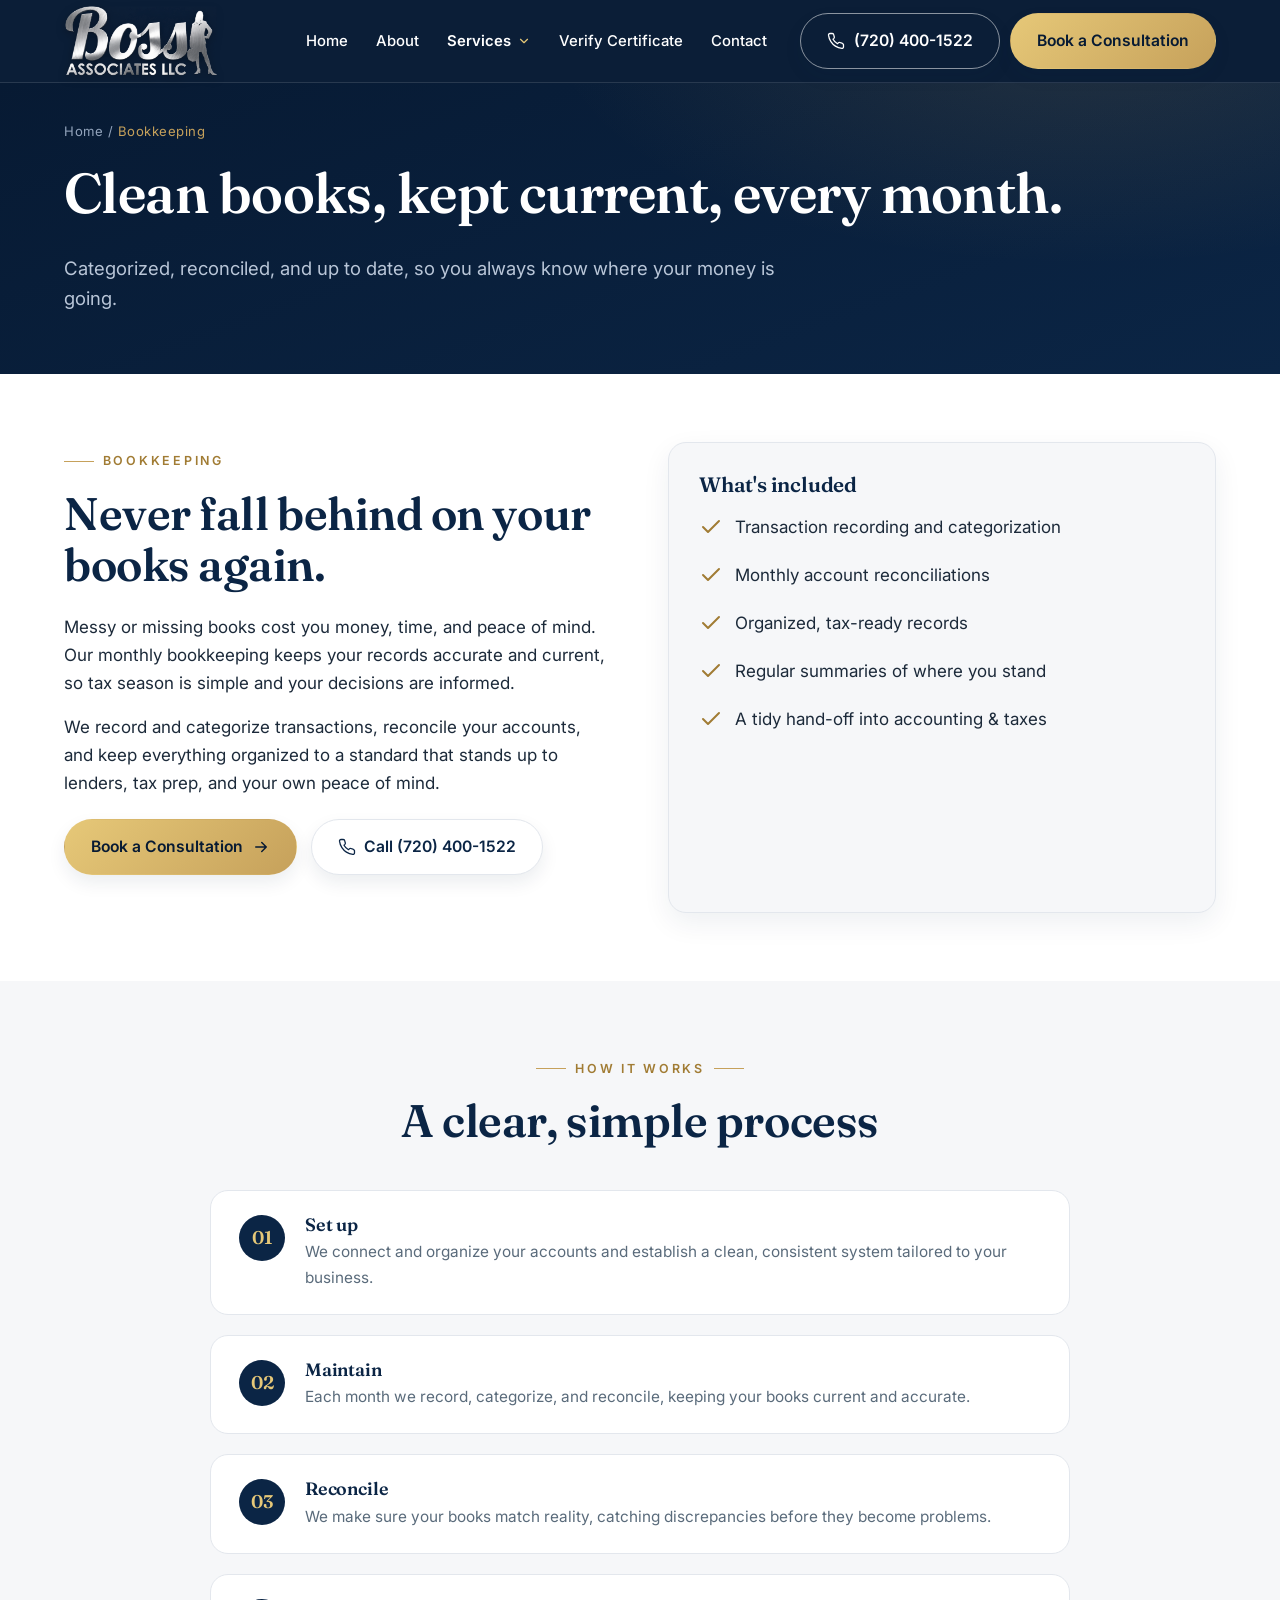
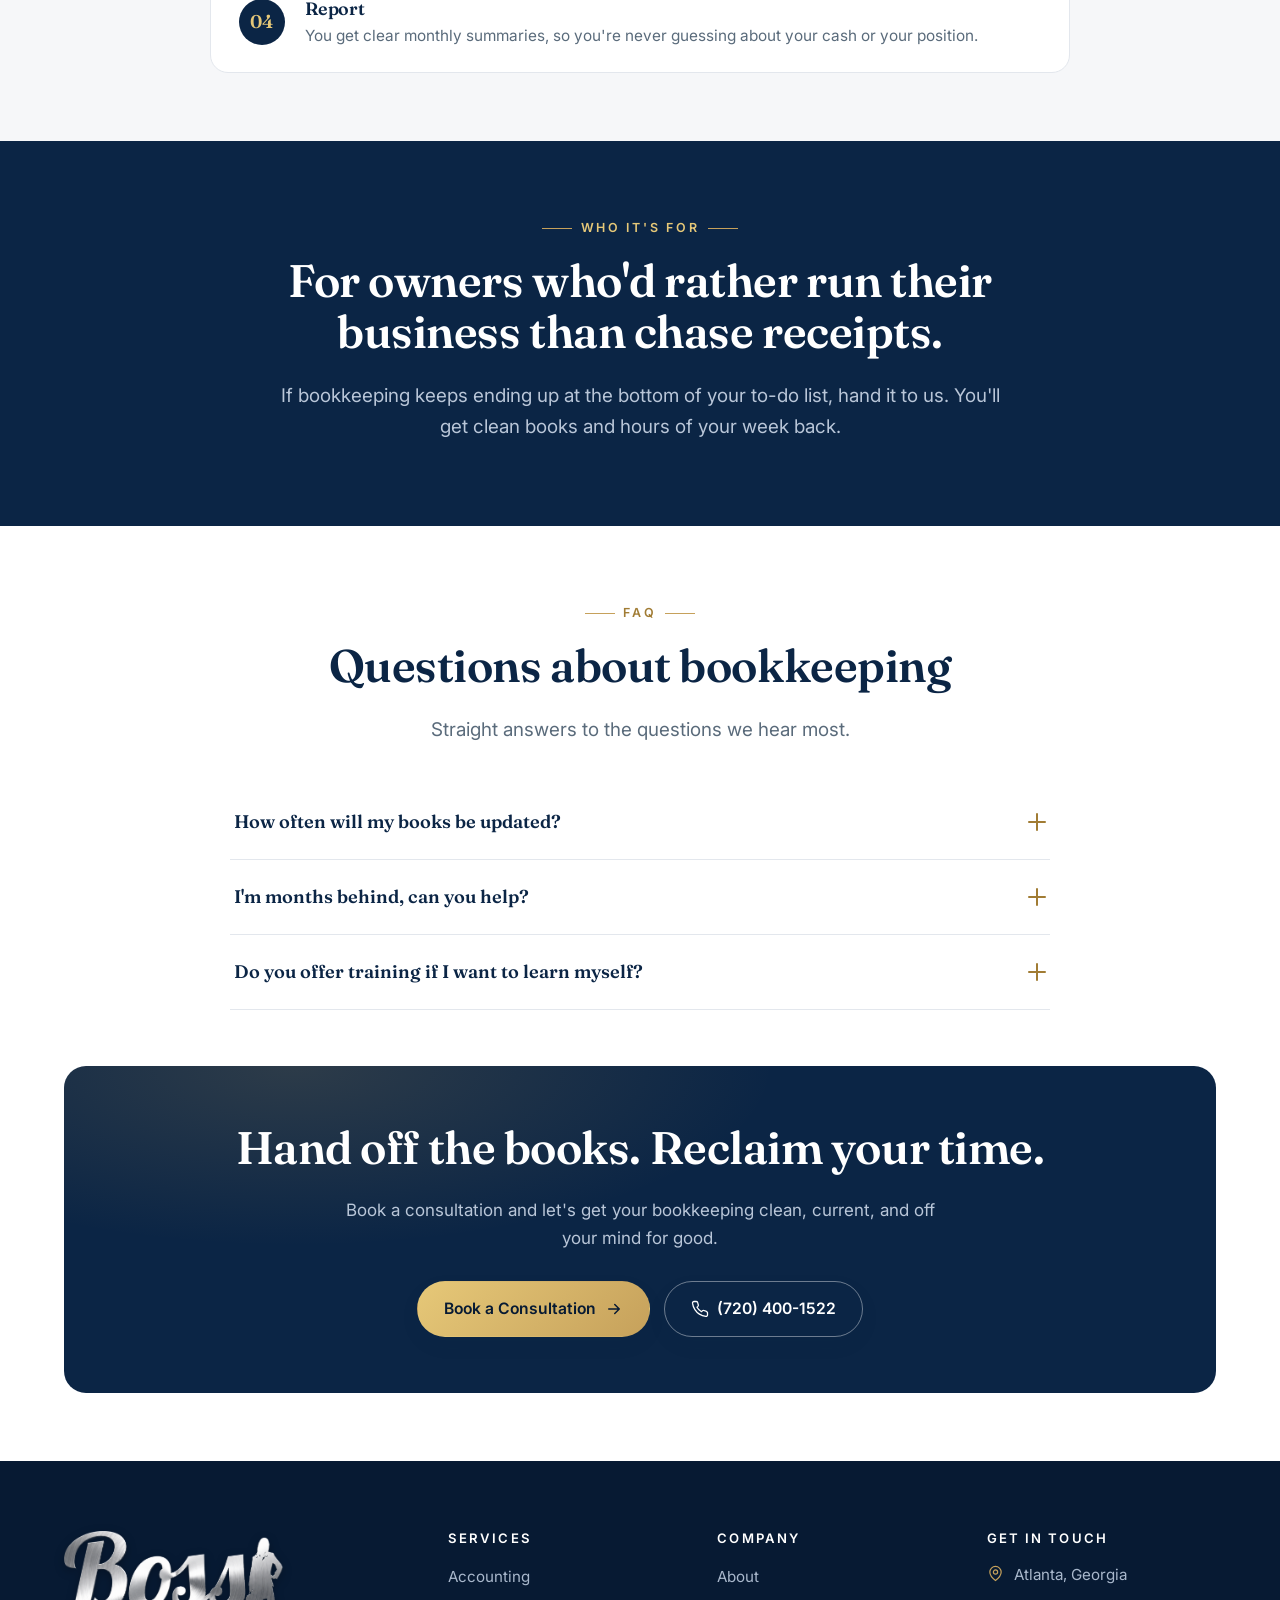
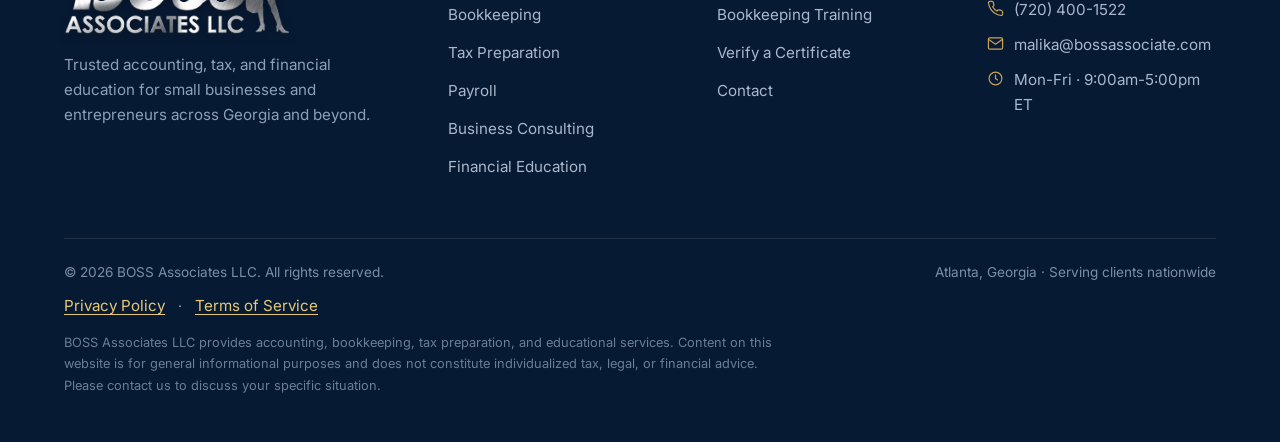
<file: bookkeeping.html>
<!DOCTYPE html>

<html lang="en">
<head>
<meta charset="utf-8"/>
<meta content="width=device-width, initial-scale=1" name="viewport"/>
<title>Bookkeeping Services | Clean, Monthly Books | BOSS Associates LLC</title>
<meta content="Reliable monthly bookkeeping from BOSS Associates LLC. Clean, categorized, reconciled books that keep your small business organized and ready for tax time." name="description"/>
<link href="https://www.bossassociate.com/bookkeeping.html" rel="canonical"/>
<meta content="#0B2545" name="theme-color"/>
<meta content="website" property="og:type"/>
<meta content="BOSS Associates LLC" property="og:site_name"/>
<meta content="Bookkeeping Services | Clean, Monthly Books | BOSS Associates LLC" property="og:title"/>
<meta content="Reliable monthly bookkeeping from BOSS Associates LLC. Clean, categorized, reconciled books that keep your small business organized and ready for tax time." property="og:description"/>
<meta content="https://www.bossassociate.com/bookkeeping.html" property="og:url"/>
<meta content="summary" name="twitter:card"/>
<link href="assets/favicon.png?v=3" rel="icon" type="image/png"/>
<link href="https://fonts.googleapis.com" rel="preconnect"/>
<link crossorigin="" href="https://fonts.gstatic.com" rel="preconnect"/>
<link href="https://fonts.googleapis.com/css2?family=Fraunces:ital,opsz,wght@0,9..144,400;0,9..144,500;0,9..144,600;1,9..144,500;1,9..144,600&amp;family=Inter:wght@400;500;600;700&amp;display=swap" rel="stylesheet"/>
<link href="css/styles.css" rel="stylesheet"/>
<script type="application/ld+json">{"@context":"https://schema.org","@type":"Service","serviceType":"Bookkeeping","provider":{"@type":"AccountingService","name":"BOSS Associates LLC"},"areaServed":"US","url":"https://www.bossassociate.com/bookkeeping.html"}</script>
<link href="assets/favicon.png?v=3" rel="apple-touch-icon"/>
</head>
<body>
<a class="skip" href="#main">Skip to content</a>
<header class="site-header">
<div class="wrap nav">
<a aria-label="BOSS Associates LLC home" class="brand" href="index.html">
<img alt="BOSS Associates LLC" class="brand__logo" src="assets/boss-logo-silver-clear.png"/>
</a>
<nav aria-label="Primary" class="nav__links">
<a href="index.html">Home</a>
<a href="about.html">About</a>
<div class="has-dropdown open-active">
<button aria-current="page" aria-expanded="false" aria-haspopup="true" class="nav__drop">Services <svg fill="none" stroke="currentColor" stroke-linecap="round" stroke-linejoin="round" stroke-width="2" viewbox="0 0 24 24"><path d="m6 9 6 6 6-6"></path></svg></button>
<div class="dropdown">
<a href="services.html"><b>All Services</b><small>Overview of everything we do</small></a><a href="tax-preparation.html"><b>Tax Preparation</b><small>Individual &amp; small-business filing</small></a><a href="accounting.html"><b>Accounting</b><small>Statements, reconciliations, reporting</small></a><a href="bookkeeping.html"><b>Bookkeeping</b><small>Clean, current, monthly books</small></a><a href="bookkeeping-training.html"><b>Bookkeeping Training</b><small>Learn the skill yourself</small></a>
</div>
</div>
<a href="certificate-verification.html">Verify Certificate</a>
<a href="contact.html">Contact</a>
</nav>
<div class="nav__cta">
<a class="btn btn--ghost" href="tel:+17204001522"><svg fill="none" stroke="currentColor" stroke-linecap="round" stroke-linejoin="round" stroke-width="1.7" viewbox="0 0 24 24"><path d="M22 16.9v3a2 2 0 0 1-2.2 2 19.8 19.8 0 0 1-8.6-3.1 19.5 19.5 0 0 1-6-6A19.8 19.8 0 0 1 2 4.2 2 2 0 0 1 4 2h3a2 2 0 0 1 2 1.7c.1.9.4 1.8.7 2.7a2 2 0 0 1-.5 2.1L8 9.6a16 16 0 0 0 6 6l1.1-1.1a2 2 0 0 1 2.1-.5c.9.3 1.8.6 2.7.7a2 2 0 0 1 1.7 2z"></path></svg> (720) 400-1522</a>
<a class="btn btn--gold" href="contact.html">Book a Consultation</a>
</div>
<button aria-expanded="false" aria-label="Menu" class="menu-btn"><span></span></button>
</div>
</header>
<main id="main" tabindex="-1">
<section class="pagehero">
<div class="wrap">
<div class="crumbs reveal"><a href="index.html">Home</a> / <span>Bookkeeping</span></div>
<h1 class="reveal d1">Clean books, kept current, every month.</h1>
<p class="reveal d2">Categorized, reconciled, and up to date, so you always know where your money is going.</p>
</div>
</section>
<section class="section">
<div class="wrap">
<div class="split">
<div class="reveal">
<span class="eyebrow">Bookkeeping</span>
<h2 class="h2">Never fall behind on your books again.</h2>
<p>Messy or missing books cost you money, time, and peace of mind. Our monthly bookkeeping keeps your records accurate and current, so tax season is simple and your decisions are informed.</p><p>We record and categorize transactions, reconcile your accounts, and keep everything organized to a standard that stands up to lenders, tax prep, and your own peace of mind.</p>
<div class="hero__cta" style="margin-top:1.4rem"><a class="btn btn--gold" href="contact.html">Book a Consultation <svg fill="none" stroke="currentColor" stroke-linecap="round" stroke-linejoin="round" stroke-width="2" viewbox="0 0 24 24"><path d="M5 12h14M13 6l6 6-6 6"></path></svg></a><a class="btn btn--ghost" href="tel:+17204001522"><svg fill="none" stroke="currentColor" stroke-linecap="round" stroke-linejoin="round" stroke-width="1.7" viewbox="0 0 24 24"><path d="M22 16.9v3a2 2 0 0 1-2.2 2 19.8 19.8 0 0 1-8.6-3.1 19.5 19.5 0 0 1-6-6A19.8 19.8 0 0 1 2 4.2 2 2 0 0 1 4 2h3a2 2 0 0 1 2 1.7c.1.9.4 1.8.7 2.7a2 2 0 0 1-.5 2.1L8 9.6a16 16 0 0 0 6 6l1.1-1.1a2 2 0 0 1 2.1-.5c.9.3 1.8.6 2.7.7a2 2 0 0 1 1.7 2z"></path></svg> Call (720) 400-1522</a></div>
</div>
<div class="card card--gray reveal d2">
<h3 style="font-size:1.3rem">What's included</h3>
<ul class="checklist">
<li><span class="tick"><svg fill="none" stroke="currentColor" stroke-linecap="round" stroke-linejoin="round" stroke-width="2" viewbox="0 0 24 24"><path d="m20 6-11 11-5-5"></path></svg></span> Transaction recording and categorization</li><li><span class="tick"><svg fill="none" stroke="currentColor" stroke-linecap="round" stroke-linejoin="round" stroke-width="2" viewbox="0 0 24 24"><path d="m20 6-11 11-5-5"></path></svg></span> Monthly account reconciliations</li><li><span class="tick"><svg fill="none" stroke="currentColor" stroke-linecap="round" stroke-linejoin="round" stroke-width="2" viewbox="0 0 24 24"><path d="m20 6-11 11-5-5"></path></svg></span> Organized, tax-ready records</li><li><span class="tick"><svg fill="none" stroke="currentColor" stroke-linecap="round" stroke-linejoin="round" stroke-width="2" viewbox="0 0 24 24"><path d="m20 6-11 11-5-5"></path></svg></span> Regular summaries of where you stand</li><li><span class="tick"><svg fill="none" stroke="currentColor" stroke-linecap="round" stroke-linejoin="round" stroke-width="2" viewbox="0 0 24 24"><path d="m20 6-11 11-5-5"></path></svg></span> A tidy hand-off into accounting &amp; taxes</li>
</ul>
</div>
</div>
</div>
</section>
<section class="section section--gray">
<div class="wrap">
<div class="center" style="margin-bottom:44px">
<span class="eyebrow reveal">How It Works</span>
<h2 class="h2 reveal d1">A clear, simple process</h2>
</div>
<div class="steps narrow" style="margin-inline:auto">
<div class="step reveal"><div class="step__num"></div><div><h4>Set up</h4><p>We connect and organize your accounts and establish a clean, consistent system tailored to your business.</p></div></div>
<div class="step reveal"><div class="step__num"></div><div><h4>Maintain</h4><p>Each month we record, categorize, and reconcile, keeping your books current and accurate.</p></div></div>
<div class="step reveal"><div class="step__num"></div><div><h4>Reconcile</h4><p>We make sure your books match reality, catching discrepancies before they become problems.</p></div></div>
<div class="step reveal"><div class="step__num"></div><div><h4>Report</h4><p>You get clear monthly summaries, so you're never guessing about your cash or your position.</p></div></div>
</div>
</div>
</section>
<section class="section section--navy">
<div class="wrap narrow center">
<span class="eyebrow reveal">Who It's For</span>
<h2 class="h2 reveal d1">For owners who'd rather run their business than chase receipts.</h2>
<p class="lead reveal d2" style="margin-inline:auto">If bookkeeping keeps ending up at the bottom of your to-do list, hand it to us. You'll get clean books and hours of your week back.</p>
</div>
</section>
<section class="section faq-content-section">
<div class="wrap">
<div class="center" style="margin-bottom:40px">
<span class="eyebrow reveal">FAQ</span>
<h2 class="h2 reveal d1">Questions about bookkeeping</h2>
<p class="lead reveal d2">Straight answers to the questions we hear most.</p>
</div>
<div class="faq reveal d1">
<details class="faq__item reveal">
<summary class="faq__q">How often will my books be updated?<span aria-hidden="true" class="plus"></span></summary>
<div class="faq__a"><p>Most clients are on a monthly cadence, with reconciliations and a summary each period. If your business moves faster, we can talk about a schedule that fits.</p></div>
</details>
<details class="faq__item reveal">
<summary class="faq__q">I'm months behind, can you help?<span aria-hidden="true" class="plus"></span></summary>
<div class="faq__a"><p>Absolutely. Catch-up bookkeeping is one of the most common things we do. We'll bring your records current and then keep them that way.</p></div>
</details>
<details class="faq__item reveal">
<summary class="faq__q">Do you offer training if I want to learn myself?<span aria-hidden="true" class="plus"></span></summary>
<div class="faq__a"><p>Yes, that's a big part of what we do. Check out our <a href="bookkeeping-training.html">Bookkeeping Training</a> to learn the skill, or combine training with done-for-you bookkeeping.</p></div>
</details>
</div>
</div>
</section>
<section class="section cta-section">
<div class="wrap">
<div class="ctaband reveal">
<h2 class="h2">Hand off the books. Reclaim your time.</h2>
<p>Book a consultation and let's get your bookkeeping clean, current, and off your mind for good.</p>
<div class="btnrow">
<a class="btn btn--gold" href="contact.html">Book a Consultation <svg fill="none" stroke="currentColor" stroke-linecap="round" stroke-linejoin="round" stroke-width="2" viewbox="0 0 24 24"><path d="M5 12h14M13 6l6 6-6 6"></path></svg></a>
<a class="btn btn--outline" href="tel:+17204001522"><svg fill="none" stroke="currentColor" stroke-linecap="round" stroke-linejoin="round" stroke-width="1.7" viewbox="0 0 24 24"><path d="M22 16.9v3a2 2 0 0 1-2.2 2 19.8 19.8 0 0 1-8.6-3.1 19.5 19.5 0 0 1-6-6A19.8 19.8 0 0 1 2 4.2 2 2 0 0 1 4 2h3a2 2 0 0 1 2 1.7c.1.9.4 1.8.7 2.7a2 2 0 0 1-.5 2.1L8 9.6a16 16 0 0 0 6 6l1.1-1.1a2 2 0 0 1 2.1-.5c.9.3 1.8.6 2.7.7a2 2 0 0 1 1.7 2z"></path></svg> (720) 400-1522</a>
</div>
</div>
</div>
</section>
</main>
<footer class="site-footer">
<div class="wrap">
<div class="footer-grid">
<div>
<div class="fbrand">
<img alt="BOSS Associates LLC" class="footer-logo" src="assets/boss-associates-logo-transparent.png"/>
<span class="brand__name">BOSS Associates<span>LLC</span></span>
</div>
<p class="fdesc">Trusted accounting, tax, and financial education for small businesses and entrepreneurs across Georgia and beyond.</p>
</div>
<div>
<h4>Services</h4>
<ul>
<li><a href="accounting.html">Accounting</a></li>
<li><a href="bookkeeping.html">Bookkeeping</a></li>
<li><a href="tax-preparation.html">Tax Preparation</a></li>
<li><a href="services.html#payroll">Payroll</a></li>
<li><a href="services.html#consulting">Business Consulting</a></li>
<li><a href="services.html#education">Financial Education</a></li>
</ul>
</div>
<div>
<h4>Company</h4>
<ul>
<li><a href="about.html">About</a></li>
<li><a href="bookkeeping-training.html">Bookkeeping Training</a></li>
<li><a href="certificate-verification.html">Verify a Certificate</a></li>
<li><a href="contact.html">Contact</a></li>
</ul>
</div>
<div>
<h4>Get in touch</h4>
<ul class="fcontact">
<li><svg fill="none" stroke="currentColor" stroke-linecap="round" stroke-linejoin="round" stroke-width="1.7" viewbox="0 0 24 24"><path d="M20 10c0 6-8 12-8 12s-8-6-8-12a8 8 0 0 1 16 0z"></path><circle cx="12" cy="10" r="3"></circle></svg><span>Atlanta, Georgia</span></li>
<li><svg fill="none" stroke="currentColor" stroke-linecap="round" stroke-linejoin="round" stroke-width="1.7" viewbox="0 0 24 24"><path d="M22 16.9v3a2 2 0 0 1-2.2 2 19.8 19.8 0 0 1-8.6-3.1 19.5 19.5 0 0 1-6-6A19.8 19.8 0 0 1 2 4.2 2 2 0 0 1 4 2h3a2 2 0 0 1 2 1.7c.1.9.4 1.8.7 2.7a2 2 0 0 1-.5 2.1L8 9.6a16 16 0 0 0 6 6l1.1-1.1a2 2 0 0 1 2.1-.5c.9.3 1.8.6 2.7.7a2 2 0 0 1 1.7 2z"></path></svg><a href="tel:+17204001522">(720) 400-1522</a></li>
<li><svg fill="none" stroke="currentColor" stroke-linecap="round" stroke-linejoin="round" stroke-width="1.7" viewbox="0 0 24 24"><rect height="16" rx="2" width="20" x="2" y="4"></rect><path d="m2 6 10 7L22 6"></path></svg><a href="mailto:malika@bossassociate.com">malika@bossassociate.com</a></li>
<li><svg fill="none" stroke="currentColor" stroke-linecap="round" stroke-linejoin="round" stroke-width="1.7" viewbox="0 0 24 24"><circle cx="12" cy="12" r="9"></circle><path d="M12 7v5l3 2"></path></svg><span>Mon-Fri · 9:00am-5:00pm ET</span></li>
</ul>
</div>
</div>
<div class="footer-bottom">
<span>© <span id="year">2026</span> BOSS Associates LLC. All rights reserved.</span>
<span>Atlanta, Georgia · Serving clients nationwide</span>
</div>
<nav class="footer-legal-links" aria-label="Legal information"><a href="privacy-policy.html">Privacy Policy</a><span aria-hidden="true"> · </span><a href="terms-of-service.html">Terms of Service</a></nav>
<p class="disclaimer">BOSS Associates LLC provides accounting, bookkeeping, tax preparation, and educational services. Content on this website is for general informational purposes and does not constitute individualized tax, legal, or financial advice. Please contact us to discuss your specific situation.</p>
</div>
</footer>
<script src="js/main.js"></script>
</body>
</html>
</file>
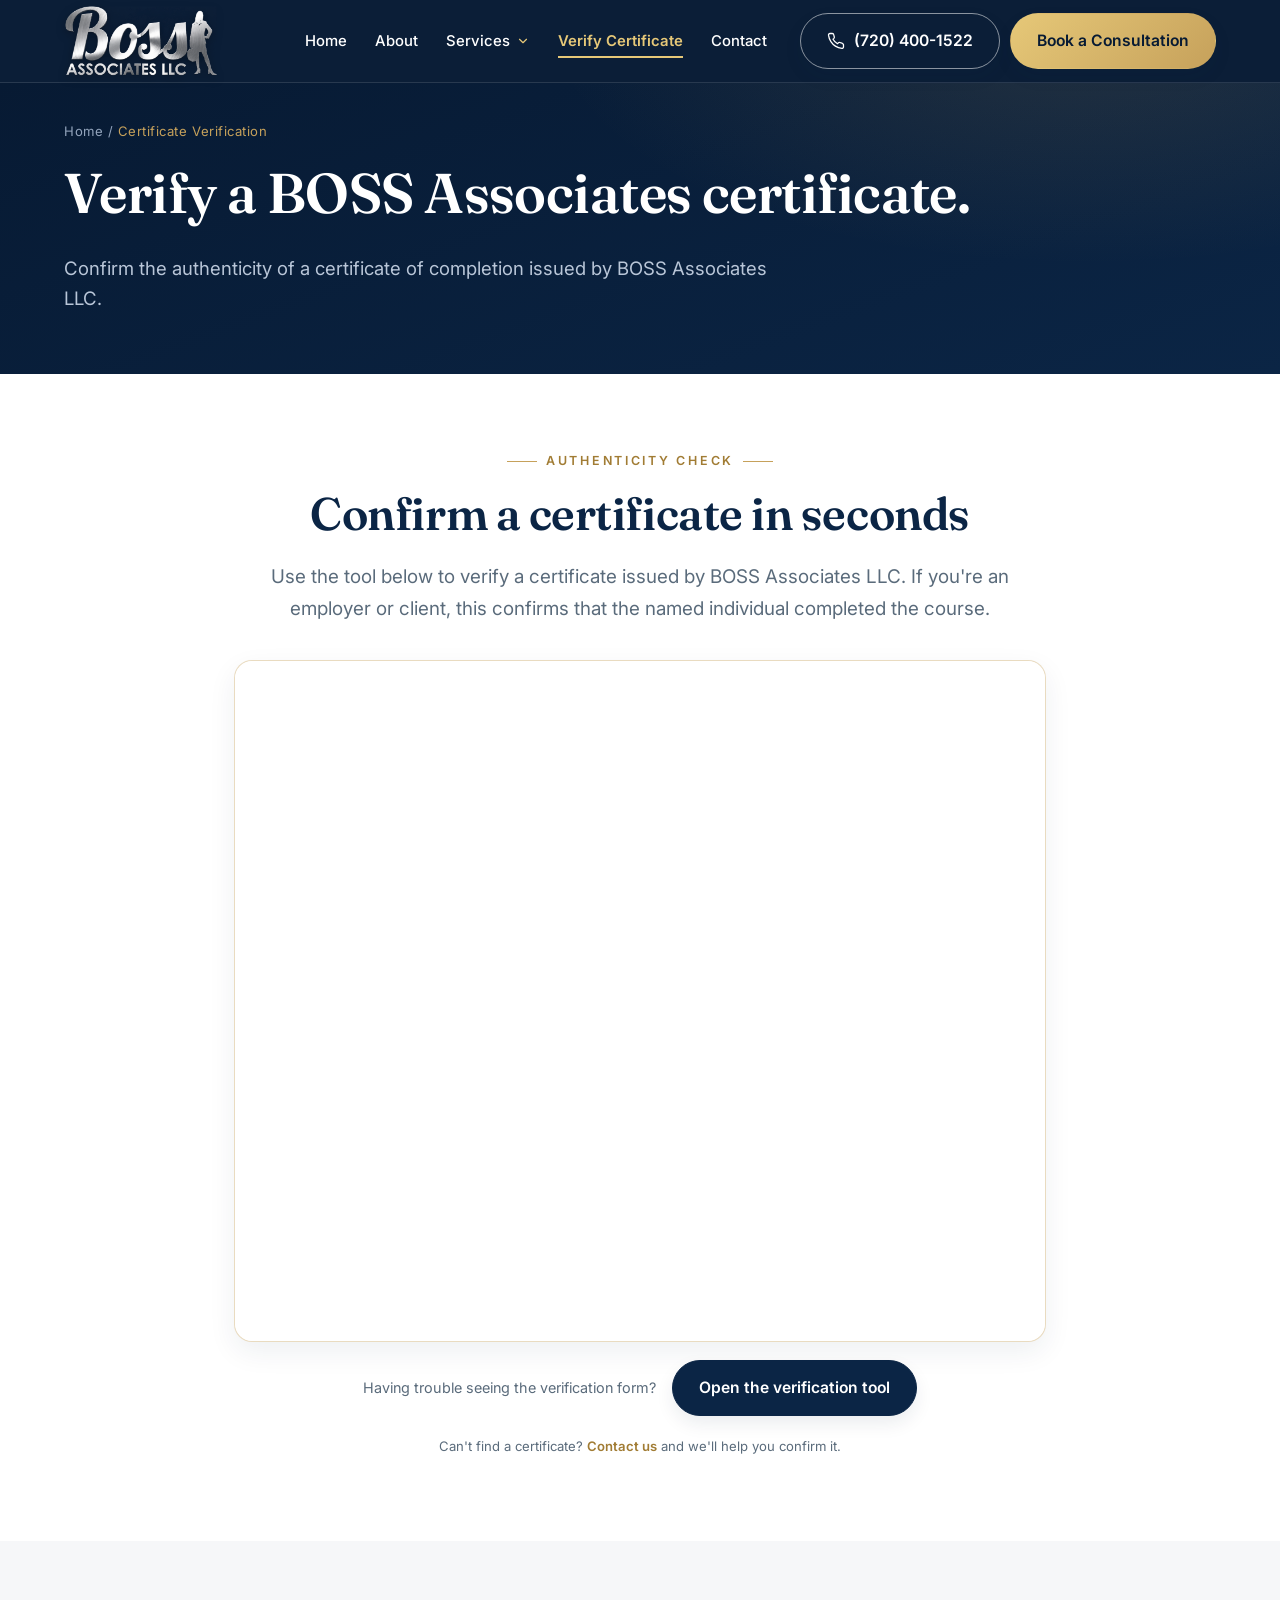
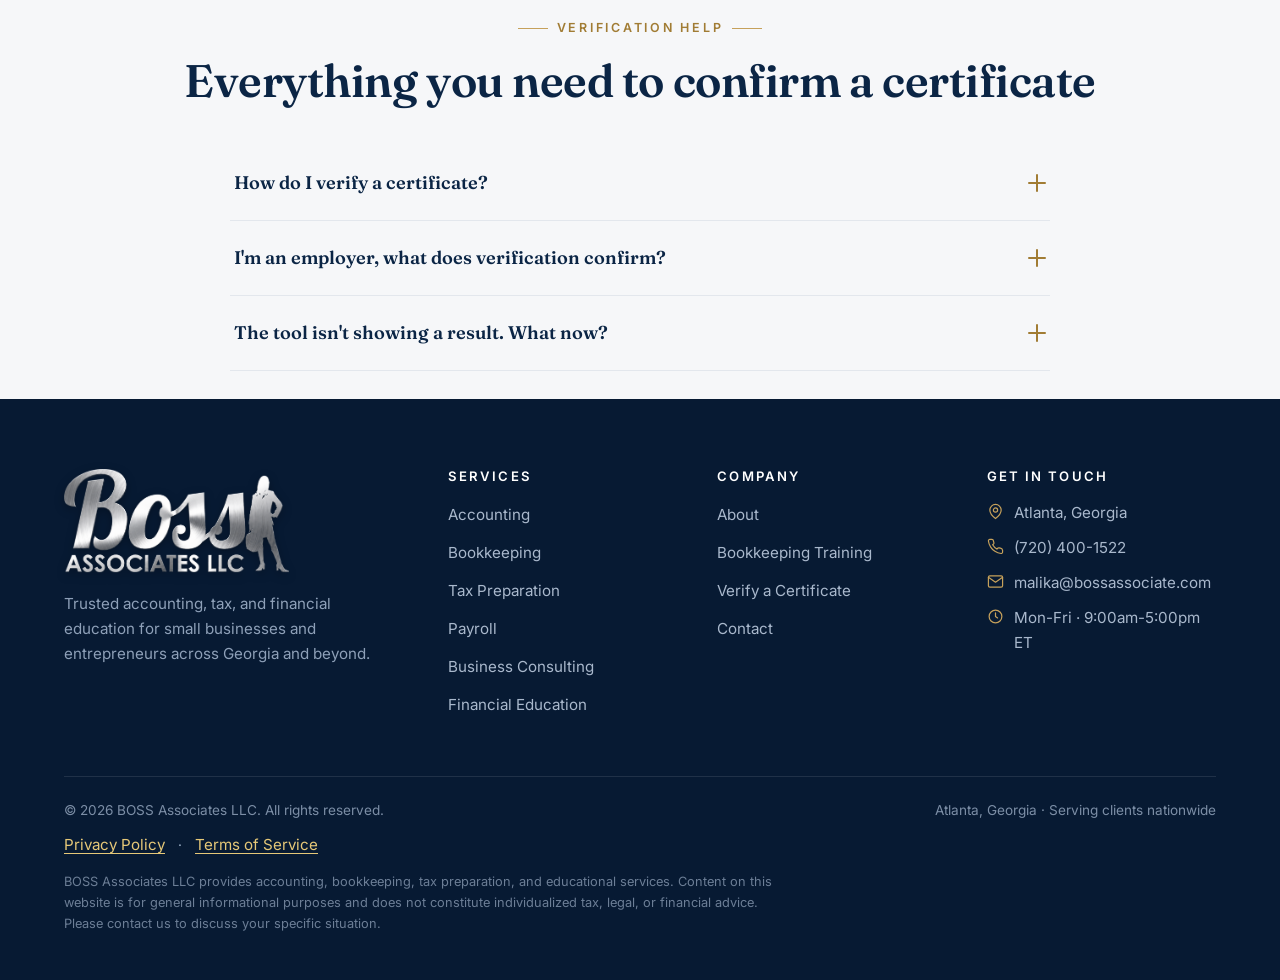
<file: certificate-verification.html>
<!DOCTYPE html>

<html lang="en">
<head>
<meta charset="utf-8"/>
<meta content="width=device-width, initial-scale=1" name="viewport"/>
<title>Certificate Verification | BOSS Associates LLC</title>
<meta content="Verify the authenticity of a BOSS Associates LLC certificate of completion. Enter a certificate ID to confirm course completion." name="description"/>
<link href="https://www.bossassociate.com/certificate-verification.html" rel="canonical"/>
<meta content="#0B2545" name="theme-color"/>
<meta content="website" property="og:type"/>
<meta content="BOSS Associates LLC" property="og:site_name"/>
<meta content="Certificate Verification | BOSS Associates LLC" property="og:title"/>
<meta content="Verify the authenticity of a BOSS Associates LLC certificate of completion. Enter a certificate ID to confirm course completion." property="og:description"/>
<meta content="https://www.bossassociate.com/certificate-verification.html" property="og:url"/>
<meta content="summary" name="twitter:card"/>
<link href="assets/favicon.png?v=3" rel="icon" type="image/png"/>
<link href="https://fonts.googleapis.com" rel="preconnect"/>
<link crossorigin="" href="https://fonts.gstatic.com" rel="preconnect"/>
<link href="https://fonts.googleapis.com/css2?family=Fraunces:ital,opsz,wght@0,9..144,400;0,9..144,500;0,9..144,600;1,9..144,500;1,9..144,600&amp;family=Inter:wght@400;500;600;700&amp;display=swap" rel="stylesheet"/>
<link href="css/styles.css" rel="stylesheet"/>
<link href="assets/favicon.png?v=3" rel="apple-touch-icon"/>
</head>
<body>
<a class="skip" href="#main">Skip to content</a>
<header class="site-header">
<div class="wrap nav">
<a aria-label="BOSS Associates LLC home" class="brand" href="index.html">
<img alt="BOSS Associates LLC" class="brand__logo" src="assets/boss-logo-silver-clear.png"/>
</a>
<nav aria-label="Primary" class="nav__links">
<a href="index.html">Home</a>
<a href="about.html">About</a>
<div class="has-dropdown">
<button aria-expanded="false" aria-haspopup="true" class="nav__drop">Services <svg fill="none" stroke="currentColor" stroke-linecap="round" stroke-linejoin="round" stroke-width="2" viewbox="0 0 24 24"><path d="m6 9 6 6 6-6"></path></svg></button>
<div class="dropdown">
<a href="services.html"><b>All Services</b><small>Overview of everything we do</small></a><a href="tax-preparation.html"><b>Tax Preparation</b><small>Individual &amp; small-business filing</small></a><a href="accounting.html"><b>Accounting</b><small>Statements, reconciliations, reporting</small></a><a href="bookkeeping.html"><b>Bookkeeping</b><small>Clean, current, monthly books</small></a><a href="bookkeeping-training.html"><b>Bookkeeping Training</b><small>Learn the skill yourself</small></a>
</div>
</div>
<a aria-current="page" href="certificate-verification.html">Verify Certificate</a>
<a href="contact.html">Contact</a>
</nav>
<div class="nav__cta">
<a class="btn btn--ghost" href="tel:+17204001522"><svg fill="none" stroke="currentColor" stroke-linecap="round" stroke-linejoin="round" stroke-width="1.7" viewbox="0 0 24 24"><path d="M22 16.9v3a2 2 0 0 1-2.2 2 19.8 19.8 0 0 1-8.6-3.1 19.5 19.5 0 0 1-6-6A19.8 19.8 0 0 1 2 4.2 2 2 0 0 1 4 2h3a2 2 0 0 1 2 1.7c.1.9.4 1.8.7 2.7a2 2 0 0 1-.5 2.1L8 9.6a16 16 0 0 0 6 6l1.1-1.1a2 2 0 0 1 2.1-.5c.9.3 1.8.6 2.7.7a2 2 0 0 1 1.7 2z"></path></svg> (720) 400-1522</a>
<a class="btn btn--gold" href="contact.html">Book a Consultation</a>
</div>
<button aria-expanded="false" aria-label="Menu" class="menu-btn"><span></span></button>
</div>
</header>
<main id="main" tabindex="-1">
<section class="pagehero">
<div class="wrap">
<div class="crumbs reveal"><a href="index.html">Home</a> / <span>Certificate Verification</span></div>
<h1 class="reveal d1">Verify a BOSS Associates certificate.</h1>
<p class="reveal d2">Confirm the authenticity of a certificate of completion issued by BOSS Associates LLC.</p>
</div>
</section>
<section class="section">
<div class="wrap narrow">
<div class="center" style="margin-bottom:36px">
<span class="eyebrow reveal">Authenticity Check</span>
<h2 class="h2 reveal d1">Confirm a certificate in seconds</h2>
<p class="lead reveal d2" style="margin-inline:auto">Use the tool below to verify a certificate issued by BOSS Associates LLC. If you're an employer or client, this confirms that the named individual completed the course.</p>
</div>
<!-- Live BOSS Certificate Verification Tool -->
<div class="verify-shell verify-shell--live reveal d1">
  <iframe
    src="https://script.google.com/macros/s/AKfycbzf3i9mQZRgXbiu4JRhf9edh1p9Q4dlf0hiTgRadL-b3eW7SAIJPKuYgEZySZf7r_VU/exec"
    title="BOSS Associates Certificate Verification"
    loading="eager"
    referrerpolicy="no-referrer-when-downgrade"
    allow="clipboard-write">
  </iframe>
</div>
<div class="verify-fallback reveal d2">
  <p>Having trouble seeing the verification form?</p>
  <a class="btn btn--navy verify-fallback__button" href="https://script.google.com/macros/s/AKfycbzf3i9mQZRgXbiu4JRhf9edh1p9Q4dlf0hiTgRadL-b3eW7SAIJPKuYgEZySZf7r_VU/exec" target="_blank" rel="noopener">Open the verification tool</a>
</div>
<p class="form-note center reveal d2" style="margin-top:20px">
        Can't find a certificate? <a href="contact.html" style="color:var(--gold-deep);font-weight:600">Contact us</a> and we'll help you confirm it.
      </p>
</div>
</section>
<section class="section section--gray faq-content-section">
<div class="wrap">
<div class="center" style="margin-bottom:40px">
<span class="eyebrow reveal">Verification Help</span>
<h2 class="h2 reveal d1">Everything you need to confirm a certificate</h2>
</div>
<div class="faq reveal d1">
<details class="faq__item"><summary class="faq__q">How do I verify a certificate?<span aria-hidden="true" class="plus"></span></summary><div class="faq__a"><p>Enter the certificate ID or the details requested by the tool above. It will confirm whether the certificate was issued by BOSS Associates LLC and to whom.</p></div></details>
<details class="faq__item"><summary class="faq__q">I'm an employer, what does verification confirm?<span aria-hidden="true" class="plus"></span></summary><div class="faq__a"><p>A successful result confirms that the named individual completed the corresponding BOSS Associates course and was issued a valid certificate of completion.</p></div></details>
<details class="faq__item"><summary class="faq__q">The tool isn't showing a result. What now?<span aria-hidden="true" class="plus"></span></summary><div class="faq__a"><p>Double-check the certificate ID for typos. If it still doesn't verify, please <a href="contact.html">contact us</a> with the name and approximate completion date and we'll look into it.</p></div></details>
</div>
</div>
</section>
</main>
<footer class="site-footer">
<div class="wrap">
<div class="footer-grid">
<div>
<div class="fbrand">
<img alt="BOSS Associates LLC" class="footer-logo" src="assets/boss-associates-logo-transparent.png"/>
<span class="brand__name">BOSS Associates<span>LLC</span></span>
</div>
<p class="fdesc">Trusted accounting, tax, and financial education for small businesses and entrepreneurs across Georgia and beyond.</p>
</div>
<div>
<h4>Services</h4>
<ul>
<li><a href="accounting.html">Accounting</a></li>
<li><a href="bookkeeping.html">Bookkeeping</a></li>
<li><a href="tax-preparation.html">Tax Preparation</a></li>
<li><a href="services.html#payroll">Payroll</a></li>
<li><a href="services.html#consulting">Business Consulting</a></li>
<li><a href="services.html#education">Financial Education</a></li>
</ul>
</div>
<div>
<h4>Company</h4>
<ul>
<li><a href="about.html">About</a></li>
<li><a href="bookkeeping-training.html">Bookkeeping Training</a></li>
<li><a href="certificate-verification.html">Verify a Certificate</a></li>
<li><a href="contact.html">Contact</a></li>
</ul>
</div>
<div>
<h4>Get in touch</h4>
<ul class="fcontact">
<li><svg fill="none" stroke="currentColor" stroke-linecap="round" stroke-linejoin="round" stroke-width="1.7" viewbox="0 0 24 24"><path d="M20 10c0 6-8 12-8 12s-8-6-8-12a8 8 0 0 1 16 0z"></path><circle cx="12" cy="10" r="3"></circle></svg><span>Atlanta, Georgia</span></li>
<li><svg fill="none" stroke="currentColor" stroke-linecap="round" stroke-linejoin="round" stroke-width="1.7" viewbox="0 0 24 24"><path d="M22 16.9v3a2 2 0 0 1-2.2 2 19.8 19.8 0 0 1-8.6-3.1 19.5 19.5 0 0 1-6-6A19.8 19.8 0 0 1 2 4.2 2 2 0 0 1 4 2h3a2 2 0 0 1 2 1.7c.1.9.4 1.8.7 2.7a2 2 0 0 1-.5 2.1L8 9.6a16 16 0 0 0 6 6l1.1-1.1a2 2 0 0 1 2.1-.5c.9.3 1.8.6 2.7.7a2 2 0 0 1 1.7 2z"></path></svg><a href="tel:+17204001522">(720) 400-1522</a></li>
<li><svg fill="none" stroke="currentColor" stroke-linecap="round" stroke-linejoin="round" stroke-width="1.7" viewbox="0 0 24 24"><rect height="16" rx="2" width="20" x="2" y="4"></rect><path d="m2 6 10 7L22 6"></path></svg><a href="mailto:malika@bossassociate.com">malika@bossassociate.com</a></li>
<li><svg fill="none" stroke="currentColor" stroke-linecap="round" stroke-linejoin="round" stroke-width="1.7" viewbox="0 0 24 24"><circle cx="12" cy="12" r="9"></circle><path d="M12 7v5l3 2"></path></svg><span>Mon-Fri · 9:00am-5:00pm ET</span></li>
</ul>
</div>
</div>
<div class="footer-bottom">
<span>© <span id="year">2026</span> BOSS Associates LLC. All rights reserved.</span>
<span>Atlanta, Georgia · Serving clients nationwide</span>
</div>
<nav class="footer-legal-links" aria-label="Legal information"><a href="privacy-policy.html">Privacy Policy</a><span aria-hidden="true"> · </span><a href="terms-of-service.html">Terms of Service</a></nav>
<p class="disclaimer">BOSS Associates LLC provides accounting, bookkeeping, tax preparation, and educational services. Content on this website is for general informational purposes and does not constitute individualized tax, legal, or financial advice. Please contact us to discuss your specific situation.</p>
</div>
</footer>
<script src="js/main.js"></script>
</body>
</html>
</file>
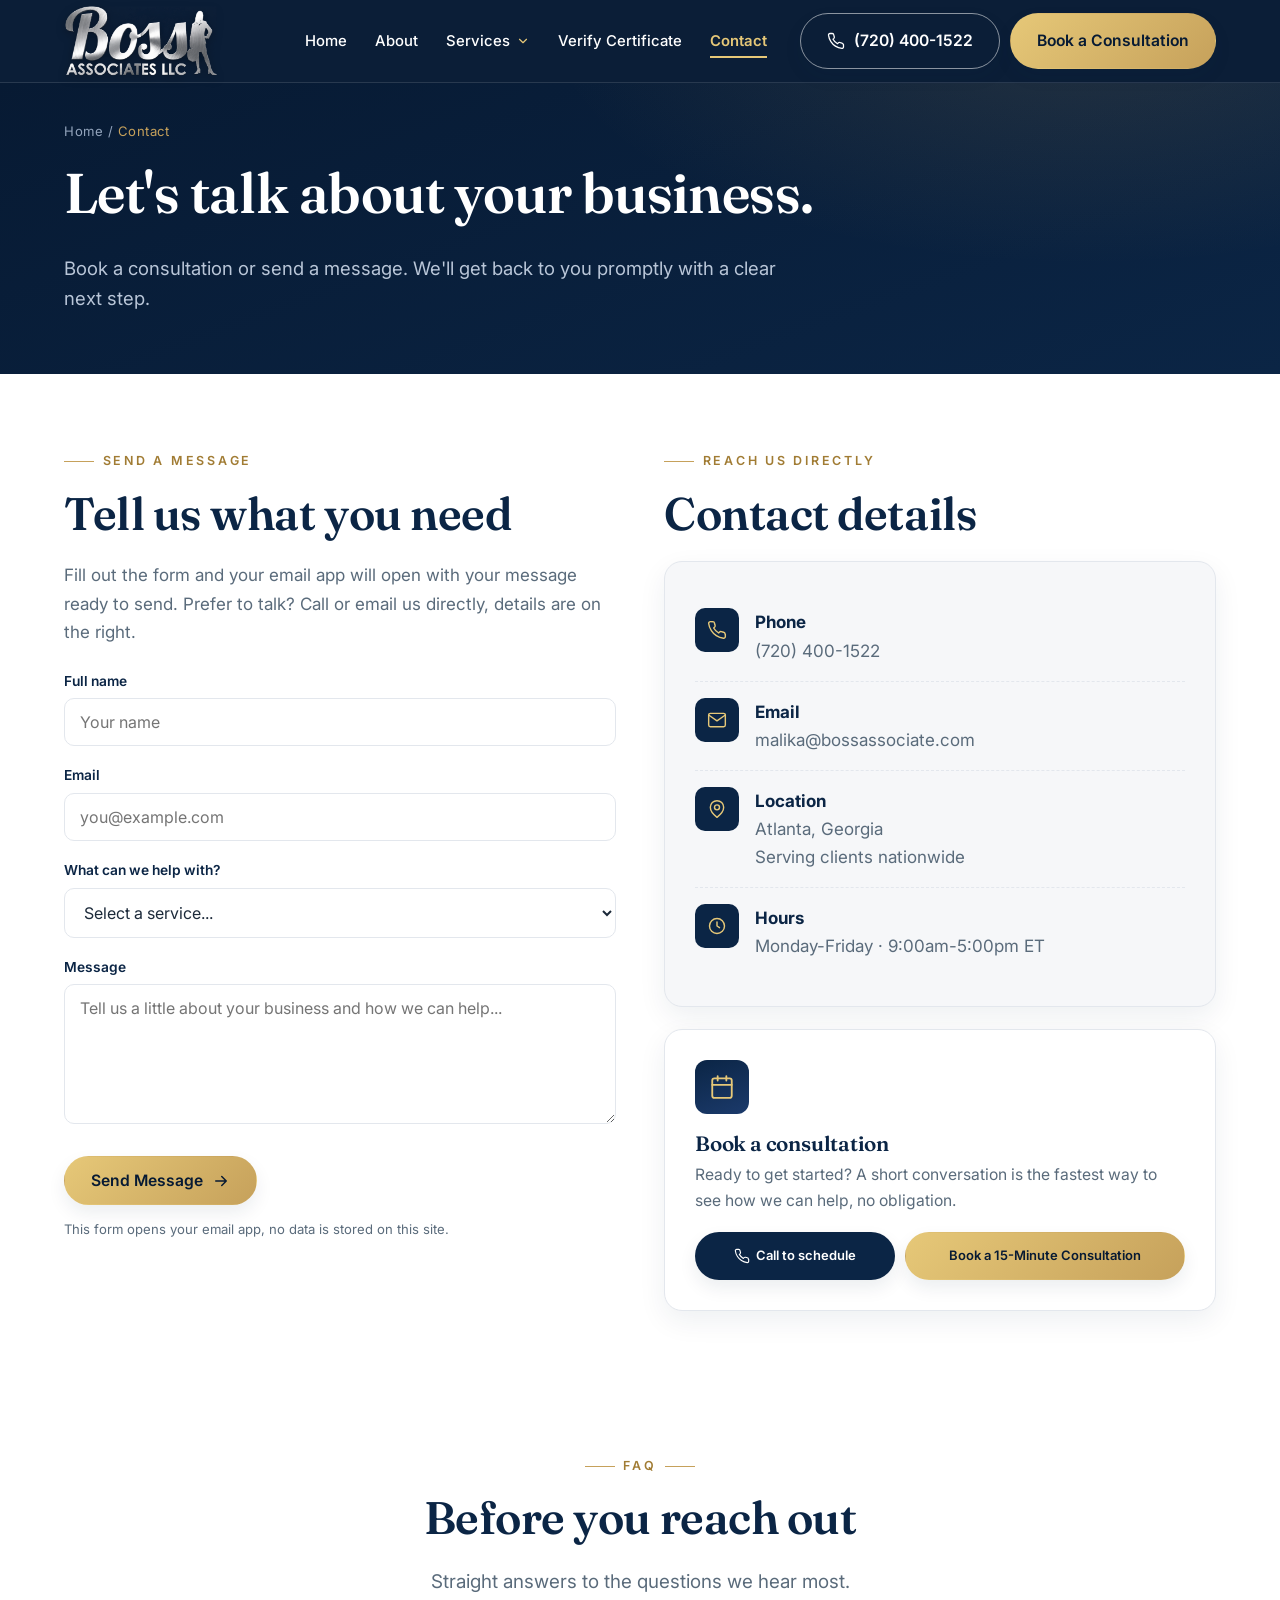
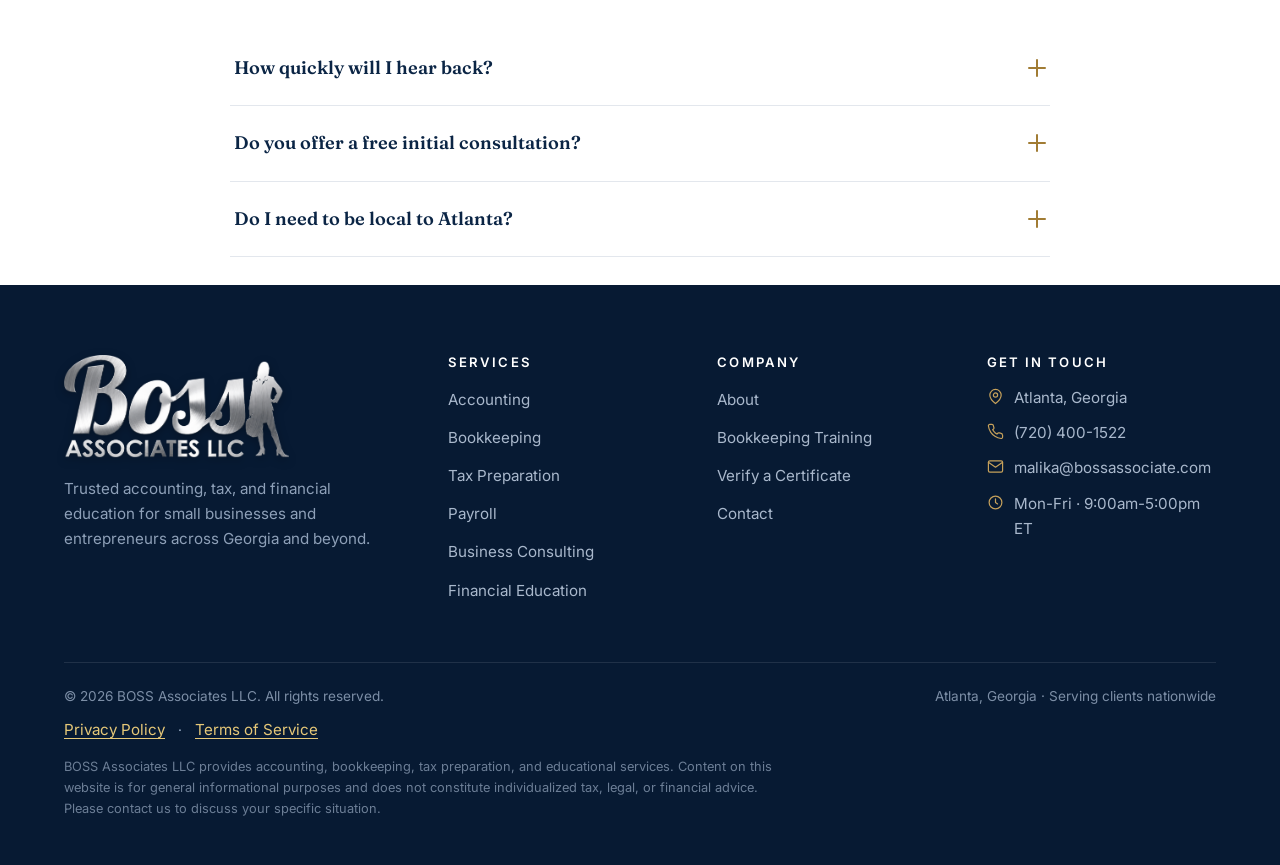
<file: contact.html>
<!DOCTYPE html>

<html lang="en">
<head>
<meta charset="utf-8"/>
<meta content="width=device-width, initial-scale=1" name="viewport"/>
<title>Contact BOSS Associates LLC | Atlanta Accounting &amp; Bookkeeping</title>
<meta content="Contact BOSS Associates LLC in Atlanta, Georgia. Book a consultation for accounting, bookkeeping, tax preparation, payroll, or bookkeeping training." name="description"/>
<link href="https://www.bossassociate.com/contact.html" rel="canonical"/>
<meta content="#0B2545" name="theme-color"/>
<meta content="website" property="og:type"/>
<meta content="BOSS Associates LLC" property="og:site_name"/>
<meta content="Contact BOSS Associates LLC | Atlanta Accounting &amp; Bookkeeping" property="og:title"/>
<meta content="Contact BOSS Associates LLC in Atlanta, Georgia. Book a consultation for accounting, bookkeeping, tax preparation, payroll, or bookkeeping training." property="og:description"/>
<meta content="https://www.bossassociate.com/contact.html" property="og:url"/>
<meta content="summary" name="twitter:card"/>
<link href="assets/favicon.png?v=3" rel="icon" type="image/png"/>
<link href="https://fonts.googleapis.com" rel="preconnect"/>
<link crossorigin="" href="https://fonts.gstatic.com" rel="preconnect"/>
<link href="https://fonts.googleapis.com/css2?family=Fraunces:ital,opsz,wght@0,9..144,400;0,9..144,500;0,9..144,600;1,9..144,500;1,9..144,600&amp;family=Inter:wght@400;500;600;700&amp;display=swap" rel="stylesheet"/>
<link href="css/styles.css" rel="stylesheet"/>
<script type="application/ld+json">{"@context":"https://schema.org","@type":"AccountingService","name":"BOSS Associates LLC","email":"malika@bossassociate.com","telephone":"(720) 400-1522","url":"https://www.bossassociate.com/contact.html","address":{"@type":"PostalAddress","addressLocality":"Atlanta","addressRegion":"GA","addressCountry":"US"}}</script>
<link href="assets/favicon.png?v=3" rel="apple-touch-icon"/>
<style>
/* Contact-page consultation buttons: side by side on desktop. */
.consultation-action-row { display: grid; grid-template-columns: minmax(0, 1fr) minmax(0, 1.4fr); gap: 10px; margin-top: 18px; align-items: stretch; }
.consultation-action-row .btn { box-sizing: border-box; width: 100%; min-width: 0; padding: 12px 9px; font-size: 13px; display: inline-flex; align-items: center; justify-content: center; text-align: center; gap: 6px; white-space: nowrap; }
.consultation-action-row .btn svg { width: 16px; height: 16px; flex: 0 0 16px; }
@media (max-width: 560px) { .consultation-action-row { grid-template-columns: 1fr; } }
</style>
</head>
<body>
<a class="skip" href="#main">Skip to content</a>
<header class="site-header">
<div class="wrap nav">
<a aria-label="BOSS Associates LLC home" class="brand" href="index.html">
<img alt="BOSS Associates LLC" class="brand__logo" src="assets/boss-logo-silver-clear.png"/>
</a>
<nav aria-label="Primary" class="nav__links">
<a href="index.html">Home</a>
<a href="about.html">About</a>
<div class="has-dropdown">
<button aria-expanded="false" aria-haspopup="true" class="nav__drop">Services <svg fill="none" stroke="currentColor" stroke-linecap="round" stroke-linejoin="round" stroke-width="2" viewbox="0 0 24 24"><path d="m6 9 6 6 6-6"></path></svg></button>
<div class="dropdown">
<a href="services.html"><b>All Services</b><small>Overview of everything we do</small></a><a href="tax-preparation.html"><b>Tax Preparation</b><small>Individual &amp; small-business filing</small></a><a href="accounting.html"><b>Accounting</b><small>Statements, reconciliations, reporting</small></a><a href="bookkeeping.html"><b>Bookkeeping</b><small>Clean, current, monthly books</small></a><a href="bookkeeping-training.html"><b>Bookkeeping Training</b><small>Learn the skill yourself</small></a>
</div>
</div>
<a href="certificate-verification.html">Verify Certificate</a>
<a aria-current="page" href="contact.html">Contact</a>
</nav>
<div class="nav__cta">
<a class="btn btn--ghost" href="tel:+17204001522"><svg fill="none" stroke="currentColor" stroke-linecap="round" stroke-linejoin="round" stroke-width="1.7" viewbox="0 0 24 24"><path d="M22 16.9v3a2 2 0 0 1-2.2 2 19.8 19.8 0 0 1-8.6-3.1 19.5 19.5 0 0 1-6-6A19.8 19.8 0 0 1 2 4.2 2 2 0 0 1 4 2h3a2 2 0 0 1 2 1.7c.1.9.4 1.8.7 2.7a2 2 0 0 1-.5 2.1L8 9.6a16 16 0 0 0 6 6l1.1-1.1a2 2 0 0 1 2.1-.5c.9.3 1.8.6 2.7.7a2 2 0 0 1 1.7 2z"></path></svg> (720) 400-1522</a>
<a class="btn btn--gold" href="https://calendar.app.google/nNLswAE9rHiCvPU46" target="_blank" rel="noopener noreferrer">Book a Consultation</a>
</div>
<button aria-expanded="false" aria-label="Menu" class="menu-btn"><span></span></button>
</div>
</header>
<main id="main" tabindex="-1">
<section class="pagehero">
<div class="wrap">
<div class="crumbs reveal"><a href="index.html">Home</a> / <span>Contact</span></div>
<h1 class="reveal d1">Let's talk about your business.</h1>
<p class="reveal d2">Book a consultation or send a message. We'll get back to you promptly with a clear next step.</p>
</div>
</section>
<section class="section contact-section">
<div class="wrap">
<div class="contact-grid">
<div class="reveal">
<span class="eyebrow">Send a Message</span>
<h2 class="h2">Tell us what you need</h2>
<p style="color:var(--muted)">Fill out the form and your email app will open with your message ready to send. Prefer to talk? Call or email us directly, details are on the right.</p>
<form data-to="malika@bossassociate.com" id="contactForm" novalidate="">
<div class="field">
<label for="name">Full name</label>
<input autocomplete="name" id="name" name="name" placeholder="Your name" required="" type="text"/>
</div>
<div class="field">
<label for="email">Email</label>
<input autocomplete="email" id="email" name="email" placeholder="you@example.com" required="" type="email"/>
</div>
<div class="field">
<label for="service">What can we help with?</label>
<select id="service" name="service">
<option value="">Select a service...</option>
<option>Accounting</option>
<option>Bookkeeping</option>
<option>Tax Preparation</option>
<option>Payroll Services</option>
<option>Business Consulting</option>
<option>Financial Education</option>
<option>Bookkeeping Training</option>
<option>Something else</option>
</select>
</div>
<div class="field">
<label for="message">Message</label>
<textarea id="message" name="message" placeholder="Tell us a little about your business and how we can help..."></textarea>
</div>
<button class="btn btn--gold" type="submit">Send Message <svg fill="none" stroke="currentColor" stroke-linecap="round" stroke-linejoin="round" stroke-width="2" viewbox="0 0 24 24"><path d="M5 12h14M13 6l6 6-6 6"></path></svg></button>
<p class="form-note" id="formStatus" style="margin-top:14px">This form opens your email app, no data is stored on this site.</p>
</form>
</div>
<div class="reveal d2">
<span class="eyebrow">Reach Us Directly</span>
<h2 class="h2">Contact details</h2>
<div class="info-card">
<div class="info-row"><div class="ic"><svg fill="none" stroke="currentColor" stroke-linecap="round" stroke-linejoin="round" stroke-width="1.7" viewbox="0 0 24 24"><path d="M22 16.9v3a2 2 0 0 1-2.2 2 19.8 19.8 0 0 1-8.6-3.1 19.5 19.5 0 0 1-6-6A19.8 19.8 0 0 1 2 4.2 2 2 0 0 1 4 2h3a2 2 0 0 1 2 1.7c.1.9.4 1.8.7 2.7a2 2 0 0 1-.5 2.1L8 9.6a16 16 0 0 0 6 6l1.1-1.1a2 2 0 0 1 2.1-.5c.9.3 1.8.6 2.7.7a2 2 0 0 1 1.7 2z"></path></svg></div><div><b>Phone</b><a href="tel:+17204001522">(720) 400-1522</a></div></div>
<div class="info-row"><div class="ic"><svg fill="none" stroke="currentColor" stroke-linecap="round" stroke-linejoin="round" stroke-width="1.7" viewbox="0 0 24 24"><rect height="16" rx="2" width="20" x="2" y="4"></rect><path d="m2 6 10 7L22 6"></path></svg></div><div><b>Email</b><a href="mailto:malika@bossassociate.com">malika@bossassociate.com</a></div></div>
<div class="info-row"><div class="ic"><svg fill="none" stroke="currentColor" stroke-linecap="round" stroke-linejoin="round" stroke-width="1.7" viewbox="0 0 24 24"><path d="M20 10c0 6-8 12-8 12s-8-6-8-12a8 8 0 0 1 16 0z"></path><circle cx="12" cy="10" r="3"></circle></svg></div><div><b>Location</b><span>Atlanta, Georgia<br/>Serving clients nationwide</span></div></div>
<div class="info-row"><div class="ic"><svg fill="none" stroke="currentColor" stroke-linecap="round" stroke-linejoin="round" stroke-width="1.7" viewbox="0 0 24 24"><circle cx="12" cy="12" r="9"></circle><path d="M12 7v5l3 2"></path></svg></div><div><b>Hours</b><span>Monday-Friday · 9:00am-5:00pm ET</span></div></div>
</div>
<div class="card" style="margin-top:22px">
<div class="card__icon"><svg fill="none" stroke="currentColor" stroke-linecap="round" stroke-linejoin="round" stroke-width="1.7" viewbox="0 0 24 24"><rect height="18" rx="2" width="18" x="3" y="4"></rect><path d="M16 2v4M8 2v4M3 10h18"></path></svg></div>
<h3>Book a consultation</h3>
<p>Ready to get started? A short conversation is the fastest way to see how we can help, no obligation.</p>
<div class="consultation-action-row">
<a class="btn btn--navy" href="tel:+17204001522"><svg fill="none" stroke="currentColor" stroke-linecap="round" stroke-linejoin="round" stroke-width="1.7" viewbox="0 0 24 24"><path d="M22 16.9v3a2 2 0 0 1-2.2 2 19.8 19.8 0 0 1-8.6-3.1 19.5 19.5 0 0 1-6-6A19.8 19.8 0 0 1 2 4.2 2 2 0 0 1 4 2h3a2 2 0 0 1 2 1.7c.1.9.4 1.8.7 2.7a2 2 0 0 1-.5 2.1L8 9.6a16 16 0 0 0 6 6l1.1-1.1a2 2 0 0 1 2.1-.5c.9.3 1.8.6 2.7.7a2 2 0 0 1 1.7 2z"></path></svg> Call to schedule</a>
<a class="btn btn--gold" href="https://calendar.app.google/nNLswAE9rHiCvPU46" target="_blank" rel="noopener noreferrer">Book a 15-Minute Consultation</a>
</div>
</div>
</div>
</div>
</div>
</section>
<section class="section faq-section faq-content-section">
<div class="wrap">
<div class="center" style="margin-bottom:40px">
<span class="eyebrow reveal">FAQ</span>
<h2 class="h2 reveal d1">Before you reach out</h2>
<p class="lead reveal d2">Straight answers to the questions we hear most.</p>
</div>
<div class="faq reveal d1">
<details class="faq__item reveal">
<summary class="faq__q">How quickly will I hear back?<span aria-hidden="true" class="plus"></span></summary>
<div class="faq__a"><p>We aim to respond to every inquiry within one business day. If your matter is time-sensitive, calling is the fastest way to reach us.</p></div>
</details>
<details class="faq__item reveal">
<summary class="faq__q">Do you offer a free initial consultation?<span aria-hidden="true" class="plus"></span></summary>
<div class="faq__a"><p>Yes. The first conversation is about understanding your needs and whether we're a good fit, there's no obligation.</p></div>
</details>
<details class="faq__item reveal">
<summary class="faq__q">Do I need to be local to Atlanta?<span aria-hidden="true" class="plus"></span></summary>
<div class="faq__a"><p>No. We're based in Atlanta, Georgia, and work with clients across the country, handling most work securely online.</p></div>
</details>
</div>
</div>
</section>
</main>
<footer class="site-footer">
<div class="wrap">
<div class="footer-grid">
<div>
<div class="fbrand">
<img alt="BOSS Associates LLC" class="footer-logo" src="assets/boss-associates-logo-transparent.png"/>
<span class="brand__name">BOSS Associates<span>LLC</span></span>
</div>
<p class="fdesc">Trusted accounting, tax, and financial education for small businesses and entrepreneurs across Georgia and beyond.</p>
</div>
<div>
<h4>Services</h4>
<ul>
<li><a href="accounting.html">Accounting</a></li>
<li><a href="bookkeeping.html">Bookkeeping</a></li>
<li><a href="tax-preparation.html">Tax Preparation</a></li>
<li><a href="services.html#payroll">Payroll</a></li>
<li><a href="services.html#consulting">Business Consulting</a></li>
<li><a href="services.html#education">Financial Education</a></li>
</ul>
</div>
<div>
<h4>Company</h4>
<ul>
<li><a href="about.html">About</a></li>
<li><a href="bookkeeping-training.html">Bookkeeping Training</a></li>
<li><a href="certificate-verification.html">Verify a Certificate</a></li>
<li><a href="contact.html">Contact</a></li>
</ul>
</div>
<div>
<h4>Get in touch</h4>
<ul class="fcontact">
<li><svg fill="none" stroke="currentColor" stroke-linecap="round" stroke-linejoin="round" stroke-width="1.7" viewbox="0 0 24 24"><path d="M20 10c0 6-8 12-8 12s-8-6-8-12a8 8 0 0 1 16 0z"></path><circle cx="12" cy="10" r="3"></circle></svg><span>Atlanta, Georgia</span></li>
<li><svg fill="none" stroke="currentColor" stroke-linecap="round" stroke-linejoin="round" stroke-width="1.7" viewbox="0 0 24 24"><path d="M22 16.9v3a2 2 0 0 1-2.2 2 19.8 19.8 0 0 1-8.6-3.1 19.5 19.5 0 0 1-6-6A19.8 19.8 0 0 1 2 4.2 2 2 0 0 1 4 2h3a2 2 0 0 1 2 1.7c.1.9.4 1.8.7 2.7a2 2 0 0 1-.5 2.1L8 9.6a16 16 0 0 0 6 6l1.1-1.1a2 2 0 0 1 2.1-.5c.9.3 1.8.6 2.7.7a2 2 0 0 1 1.7 2z"></path></svg><a href="tel:+17204001522">(720) 400-1522</a></li>
<li><svg fill="none" stroke="currentColor" stroke-linecap="round" stroke-linejoin="round" stroke-width="1.7" viewbox="0 0 24 24"><rect height="16" rx="2" width="20" x="2" y="4"></rect><path d="m2 6 10 7L22 6"></path></svg><a href="mailto:malika@bossassociate.com">malika@bossassociate.com</a></li>
<li><svg fill="none" stroke="currentColor" stroke-linecap="round" stroke-linejoin="round" stroke-width="1.7" viewbox="0 0 24 24"><circle cx="12" cy="12" r="9"></circle><path d="M12 7v5l3 2"></path></svg><span>Mon-Fri · 9:00am-5:00pm ET</span></li>
</ul>
</div>
</div>
<div class="footer-bottom">
<span>© <span id="year">2026</span> BOSS Associates LLC. All rights reserved.</span>
<span>Atlanta, Georgia · Serving clients nationwide</span>
</div>
<nav class="footer-legal-links" aria-label="Legal information"><a href="privacy-policy.html">Privacy Policy</a><span aria-hidden="true"> · </span><a href="terms-of-service.html">Terms of Service</a></nav>
<p class="disclaimer">BOSS Associates LLC provides accounting, bookkeeping, tax preparation, and educational services. Content on this website is for general informational purposes and does not constitute individualized tax, legal, or financial advice. Please contact us to discuss your specific situation.</p>
</div>
</footer>
<script src="js/main.js"></script>
</body>
</html>
</file>
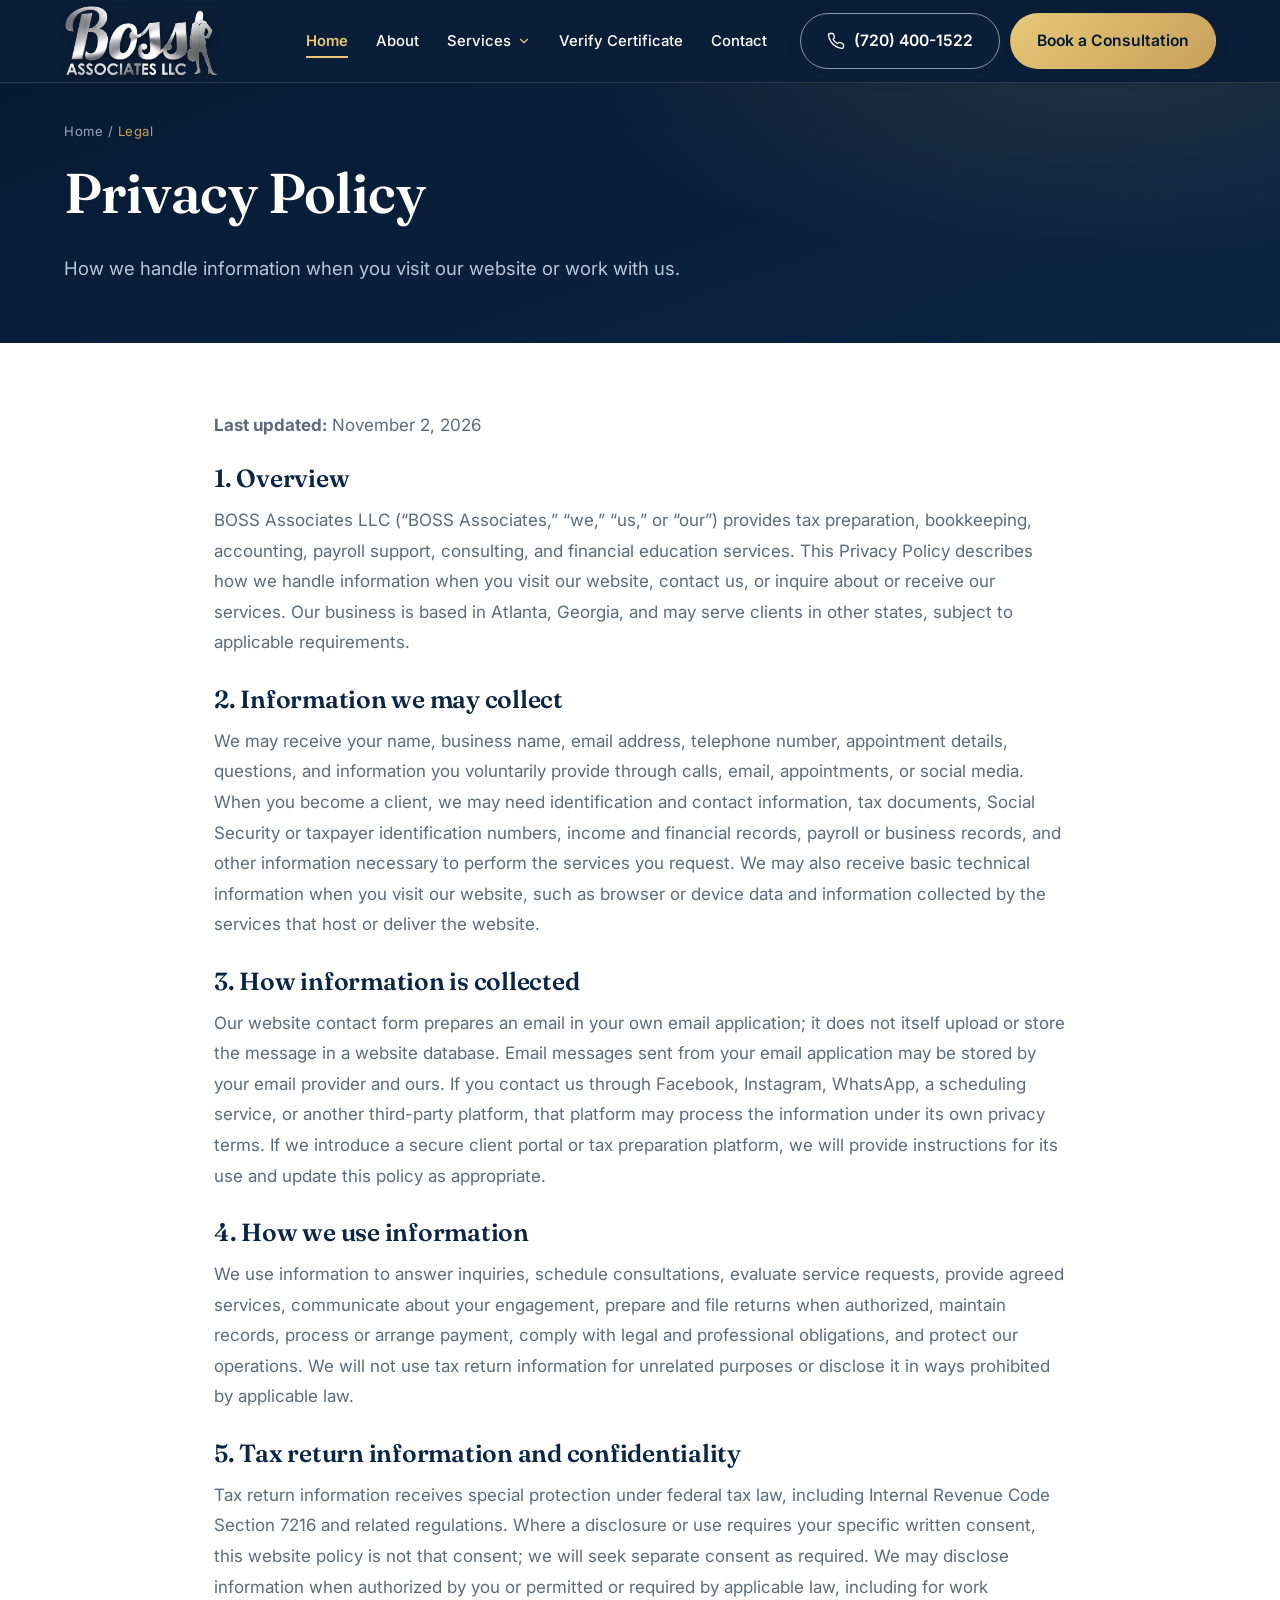
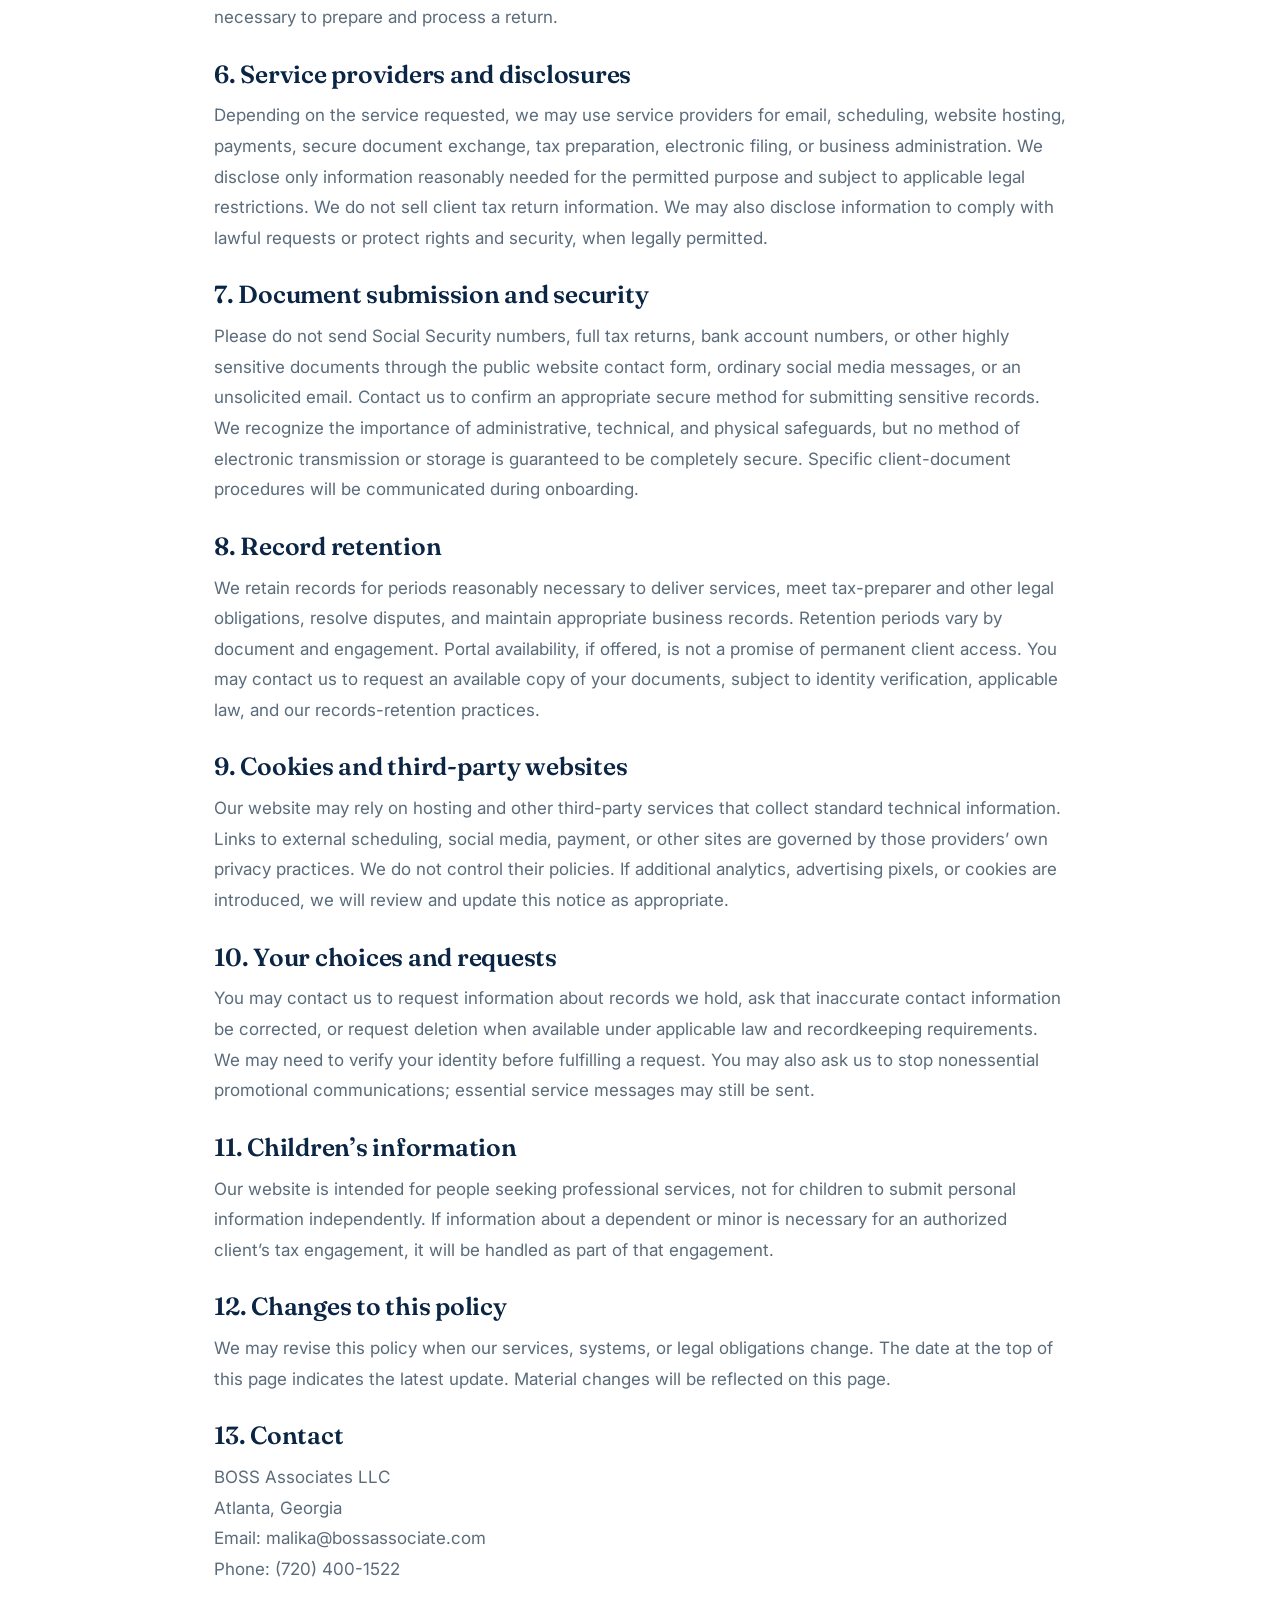
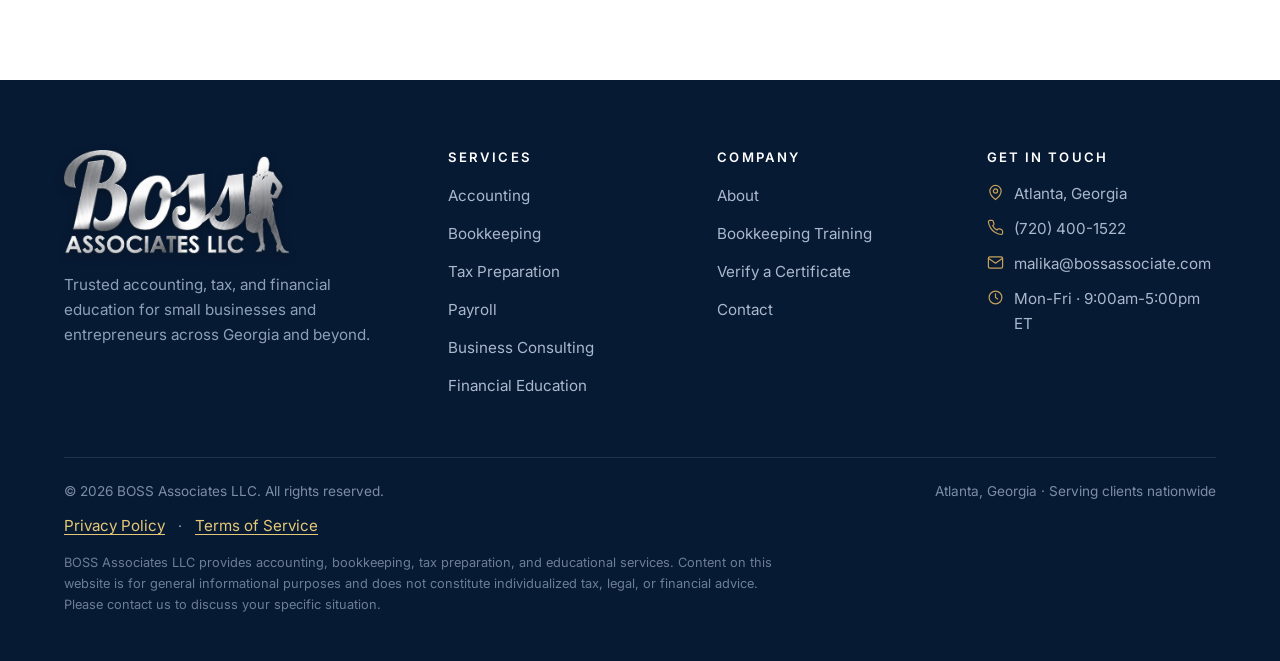
<file: privacy-policy.html>
<!DOCTYPE html>
<html lang="en">
<head>
  <meta charset="UTF-8">
  <meta name="viewport" content="width=device-width, initial-scale=1">
  <title>Privacy Policy | BOSS Associates LLC</title>
  <meta name="description" content="Learn how BOSS Associates LLC collects, uses, and protects personal and tax-related information.">
  <link rel="canonical" href="https://www.bossassociate.com/privacy-policy.html">
  <meta name="theme-color" content="#0B2545">
  <meta property="og:type" content="website">
  <meta property="og:site_name" content="BOSS Associates LLC">
  <meta property="og:title" content="Privacy Policy | BOSS Associates LLC">
  <meta property="og:description" content="Learn how BOSS Associates LLC collects, uses, and protects personal and tax-related information.">
  <meta property="og:url" content="https://www.bossassociate.com/privacy-policy.html">
  <meta name="twitter:card" content="summary">
  <link href="assets/favicon.png?v=3" rel="icon" type="image/png"/>
<link href="assets/favicon.png?v=3" rel="apple-touch-icon"/>
  <link rel="preconnect" href="https://fonts.googleapis.com">
  <link rel="preconnect" href="https://fonts.gstatic.com" crossorigin>
  <link href="https://fonts.googleapis.com/css2?family=Fraunces:ital,opsz,wght@0,9..144,400;0,9..144,500;0,9..144,600;1,9..144,500;1,9..144,600&family=Inter:wght@400;500;600;700&display=swap" rel="stylesheet">
  <link rel="stylesheet" href="css/styles.css">
</head>
<body>
  <a class="skip" href="#main">Skip to content</a>
  <header class="site-header">
<div class="wrap nav">
<a aria-label="BOSS Associates LLC home" class="brand" href="index.html">
<img alt="BOSS Associates LLC" class="brand__logo" src="assets/boss-logo-silver-clear.png"/>
</a>
<nav aria-label="Primary" class="nav__links">
<a aria-current="page" href="index.html">Home</a>
<a href="about.html">About</a>
<div class="has-dropdown">
<button aria-expanded="false" aria-haspopup="true" class="nav__drop">Services <svg fill="none" stroke="currentColor" stroke-linecap="round" stroke-linejoin="round" stroke-width="2" viewbox="0 0 24 24"><path d="m6 9 6 6 6-6"></path></svg></button>
<div class="dropdown">
<a href="services.html"><b>All Services</b><small>Overview of everything we do</small></a><a href="tax-preparation.html"><b>Tax Preparation</b><small>Individual &amp; small-business filing</small></a><a href="accounting.html"><b>Accounting</b><small>Statements, reconciliations, reporting</small></a><a href="bookkeeping.html"><b>Bookkeeping</b><small>Clean, current, monthly books</small></a><a href="bookkeeping-training.html"><b>Bookkeeping Training</b><small>Learn the skill yourself</small></a>
</div>
</div>
<a href="certificate-verification.html">Verify Certificate</a>
<a href="contact.html">Contact</a>
</nav>
<div class="nav__cta">
<a class="btn btn--ghost" href="tel:+17204001522"><svg fill="none" stroke="currentColor" stroke-linecap="round" stroke-linejoin="round" stroke-width="1.7" viewbox="0 0 24 24"><path d="M22 16.9v3a2 2 0 0 1-2.2 2 19.8 19.8 0 0 1-8.6-3.1 19.5 19.5 0 0 1-6-6A19.8 19.8 0 0 1 2 4.2 2 2 0 0 1 4 2h3a2 2 0 0 1 2 1.7c.1.9.4 1.8.7 2.7a2 2 0 0 1-.5 2.1L8 9.6a16 16 0 0 0 6 6l1.1-1.1a2 2 0 0 1 2.1-.5c.9.3 1.8.6 2.7.7a2 2 0 0 1 1.7 2z"></path></svg> (720) 400-1522</a>
<a class="btn btn--gold" href="contact.html">Book a Consultation</a>
</div>
<button aria-expanded="false" aria-label="Menu" class="menu-btn"><span></span></button>
</div>
</header>
  <main id="main" tabindex="-1">
  <section class="pagehero">
    <div class="wrap">
      <div class="crumbs reveal"><a href="index.html">Home</a> / <span>Legal</span></div>
      <h1 class="reveal d1">Privacy Policy</h1>
      <p class="reveal d2">How we handle information when you visit our website or work with us.</p>
    </div>
  </section><section class="section"><div class="wrap" style="max-width:900px"><p style="color:var(--muted);margin-bottom:26px"><strong>Last updated:</strong> November 2, 2026</p>
<section style="margin:0 0 28px"><h2 class="h2" style="font-size:clamp(1.15rem,2.2vw,1.55rem);margin-bottom:12px">1. Overview</h2><p style="line-height:1.8;color:var(--muted)">BOSS Associates LLC (“BOSS Associates,” “we,” “us,” or “our”) provides tax preparation, bookkeeping, accounting, payroll support, consulting, and financial education services. This Privacy Policy describes how we handle information when you visit our website, contact us, or inquire about or receive our services. Our business is based in Atlanta, Georgia, and may serve clients in other states, subject to applicable requirements.</p></section>
<section style="margin:0 0 28px"><h2 class="h2" style="font-size:clamp(1.15rem,2.2vw,1.55rem);margin-bottom:12px">2. Information we may collect</h2><p style="line-height:1.8;color:var(--muted)">We may receive your name, business name, email address, telephone number, appointment details, questions, and information you voluntarily provide through calls, email, appointments, or social media. When you become a client, we may need identification and contact information, tax documents, Social Security or taxpayer identification numbers, income and financial records, payroll or business records, and other information necessary to perform the services you request. We may also receive basic technical information when you visit our website, such as browser or device data and information collected by the services that host or deliver the website.</p></section>
<section style="margin:0 0 28px"><h2 class="h2" style="font-size:clamp(1.15rem,2.2vw,1.55rem);margin-bottom:12px">3. How information is collected</h2><p style="line-height:1.8;color:var(--muted)">Our website contact form prepares an email in your own email application; it does not itself upload or store the message in a website database. Email messages sent from your email application may be stored by your email provider and ours. If you contact us through Facebook, Instagram, WhatsApp, a scheduling service, or another third-party platform, that platform may process the information under its own privacy terms. If we introduce a secure client portal or tax preparation platform, we will provide instructions for its use and update this policy as appropriate.</p></section>
<section style="margin:0 0 28px"><h2 class="h2" style="font-size:clamp(1.15rem,2.2vw,1.55rem);margin-bottom:12px">4. How we use information</h2><p style="line-height:1.8;color:var(--muted)">We use information to answer inquiries, schedule consultations, evaluate service requests, provide agreed services, communicate about your engagement, prepare and file returns when authorized, maintain records, process or arrange payment, comply with legal and professional obligations, and protect our operations. We will not use tax return information for unrelated purposes or disclose it in ways prohibited by applicable law.</p></section>
<section style="margin:0 0 28px"><h2 class="h2" style="font-size:clamp(1.15rem,2.2vw,1.55rem);margin-bottom:12px">5. Tax return information and confidentiality</h2><p style="line-height:1.8;color:var(--muted)">Tax return information receives special protection under federal tax law, including Internal Revenue Code Section 7216 and related regulations. Where a disclosure or use requires your specific written consent, this website policy is not that consent; we will seek separate consent as required. We may disclose information when authorized by you or permitted or required by applicable law, including for work necessary to prepare and process a return.</p></section>
<section style="margin:0 0 28px"><h2 class="h2" style="font-size:clamp(1.15rem,2.2vw,1.55rem);margin-bottom:12px">6. Service providers and disclosures</h2><p style="line-height:1.8;color:var(--muted)">Depending on the service requested, we may use service providers for email, scheduling, website hosting, payments, secure document exchange, tax preparation, electronic filing, or business administration. We disclose only information reasonably needed for the permitted purpose and subject to applicable legal restrictions. We do not sell client tax return information. We may also disclose information to comply with lawful requests or protect rights and security, when legally permitted.</p></section>
<section style="margin:0 0 28px"><h2 class="h2" style="font-size:clamp(1.15rem,2.2vw,1.55rem);margin-bottom:12px">7. Document submission and security</h2><p style="line-height:1.8;color:var(--muted)">Please do not send Social Security numbers, full tax returns, bank account numbers, or other highly sensitive documents through the public website contact form, ordinary social media messages, or an unsolicited email. Contact us to confirm an appropriate secure method for submitting sensitive records. We recognize the importance of administrative, technical, and physical safeguards, but no method of electronic transmission or storage is guaranteed to be completely secure. Specific client-document procedures will be communicated during onboarding.</p></section>
<section style="margin:0 0 28px"><h2 class="h2" style="font-size:clamp(1.15rem,2.2vw,1.55rem);margin-bottom:12px">8. Record retention</h2><p style="line-height:1.8;color:var(--muted)">We retain records for periods reasonably necessary to deliver services, meet tax-preparer and other legal obligations, resolve disputes, and maintain appropriate business records. Retention periods vary by document and engagement. Portal availability, if offered, is not a promise of permanent client access. You may contact us to request an available copy of your documents, subject to identity verification, applicable law, and our records-retention practices.</p></section>
<section style="margin:0 0 28px"><h2 class="h2" style="font-size:clamp(1.15rem,2.2vw,1.55rem);margin-bottom:12px">9. Cookies and third-party websites</h2><p style="line-height:1.8;color:var(--muted)">Our website may rely on hosting and other third-party services that collect standard technical information. Links to external scheduling, social media, payment, or other sites are governed by those providers’ own privacy practices. We do not control their policies. If additional analytics, advertising pixels, or cookies are introduced, we will review and update this notice as appropriate.</p></section>
<section style="margin:0 0 28px"><h2 class="h2" style="font-size:clamp(1.15rem,2.2vw,1.55rem);margin-bottom:12px">10. Your choices and requests</h2><p style="line-height:1.8;color:var(--muted)">You may contact us to request information about records we hold, ask that inaccurate contact information be corrected, or request deletion when available under applicable law and recordkeeping requirements. We may need to verify your identity before fulfilling a request. You may also ask us to stop nonessential promotional communications; essential service messages may still be sent.</p></section>
<section style="margin:0 0 28px"><h2 class="h2" style="font-size:clamp(1.15rem,2.2vw,1.55rem);margin-bottom:12px">11. Children’s information</h2><p style="line-height:1.8;color:var(--muted)">Our website is intended for people seeking professional services, not for children to submit personal information independently. If information about a dependent or minor is necessary for an authorized client’s tax engagement, it will be handled as part of that engagement.</p></section>
<section style="margin:0 0 28px"><h2 class="h2" style="font-size:clamp(1.15rem,2.2vw,1.55rem);margin-bottom:12px">12. Changes to this policy</h2><p style="line-height:1.8;color:var(--muted)">We may revise this policy when our services, systems, or legal obligations change. The date at the top of this page indicates the latest update. Material changes will be reflected on this page.</p></section>
<section style="margin:0 0 28px"><h2 class="h2" style="font-size:clamp(1.15rem,2.2vw,1.55rem);margin-bottom:12px">13. Contact</h2><p style="line-height:1.8;color:var(--muted)">BOSS Associates LLC<br>Atlanta, Georgia<br>Email: <a href="mailto:malika@bossassociate.com">malika@bossassociate.com</a><br>Phone: <a href="tel:+17204001522">(720) 400-1522</a></p></section>
</div></section>
  </main>
  <footer class="site-footer">
<div class="wrap">
<div class="footer-grid">
<div>
<div class="fbrand">
<img alt="BOSS Associates LLC" class="footer-logo" src="assets/boss-associates-logo-transparent.png"/>
<span class="brand__name">BOSS Associates<span>LLC</span></span>
</div>
<p class="fdesc">Trusted accounting, tax, and financial education for small businesses and entrepreneurs across Georgia and beyond.</p>
</div>
<div>
<h4>Services</h4>
<ul>
<li><a href="accounting.html">Accounting</a></li>
<li><a href="bookkeeping.html">Bookkeeping</a></li>
<li><a href="tax-preparation.html">Tax Preparation</a></li>
<li><a href="services.html#payroll">Payroll</a></li>
<li><a href="services.html#consulting">Business Consulting</a></li>
<li><a href="services.html#education">Financial Education</a></li>
</ul>
</div>
<div>
<h4>Company</h4>
<ul>
<li><a href="about.html">About</a></li>
<li><a href="bookkeeping-training.html">Bookkeeping Training</a></li>
<li><a href="certificate-verification.html">Verify a Certificate</a></li>
<li><a href="contact.html">Contact</a></li>
</ul>
</div>
<div>
<h4>Get in touch</h4>
<ul class="fcontact">
<li><svg fill="none" stroke="currentColor" stroke-linecap="round" stroke-linejoin="round" stroke-width="1.7" viewbox="0 0 24 24"><path d="M20 10c0 6-8 12-8 12s-8-6-8-12a8 8 0 0 1 16 0z"></path><circle cx="12" cy="10" r="3"></circle></svg><span>Atlanta, Georgia</span></li>
<li><svg fill="none" stroke="currentColor" stroke-linecap="round" stroke-linejoin="round" stroke-width="1.7" viewbox="0 0 24 24"><path d="M22 16.9v3a2 2 0 0 1-2.2 2 19.8 19.8 0 0 1-8.6-3.1 19.5 19.5 0 0 1-6-6A19.8 19.8 0 0 1 2 4.2 2 2 0 0 1 4 2h3a2 2 0 0 1 2 1.7c.1.9.4 1.8.7 2.7a2 2 0 0 1-.5 2.1L8 9.6a16 16 0 0 0 6 6l1.1-1.1a2 2 0 0 1 2.1-.5c.9.3 1.8.6 2.7.7a2 2 0 0 1 1.7 2z"></path></svg><a href="tel:+17204001522">(720) 400-1522</a></li>
<li><svg fill="none" stroke="currentColor" stroke-linecap="round" stroke-linejoin="round" stroke-width="1.7" viewbox="0 0 24 24"><rect height="16" rx="2" width="20" x="2" y="4"></rect><path d="m2 6 10 7L22 6"></path></svg><a href="mailto:malika@bossassociate.com">malika@bossassociate.com</a></li>
<li><svg fill="none" stroke="currentColor" stroke-linecap="round" stroke-linejoin="round" stroke-width="1.7" viewbox="0 0 24 24"><circle cx="12" cy="12" r="9"></circle><path d="M12 7v5l3 2"></path></svg><span>Mon-Fri · 9:00am-5:00pm ET</span></li>
</ul>
</div>
</div>
<div class="footer-bottom">
<span>© <span id="year">2026</span> BOSS Associates LLC. All rights reserved.</span>
<span>Atlanta, Georgia · Serving clients nationwide</span>
</div>
<nav aria-label="Legal information" class="footer-legal-links"><a href="privacy-policy.html">Privacy Policy</a><span aria-hidden="true"> · </span><a href="terms-of-service.html">Terms of Service</a></nav>
<p class="disclaimer">BOSS Associates LLC provides accounting, bookkeeping, tax preparation, and educational services. Content on this website is for general informational purposes and does not constitute individualized tax, legal, or financial advice. Please contact us to discuss your specific situation.</p>
</div>
</footer>
  <script src="js/main.js"></script>
</body>
</html>
</file>
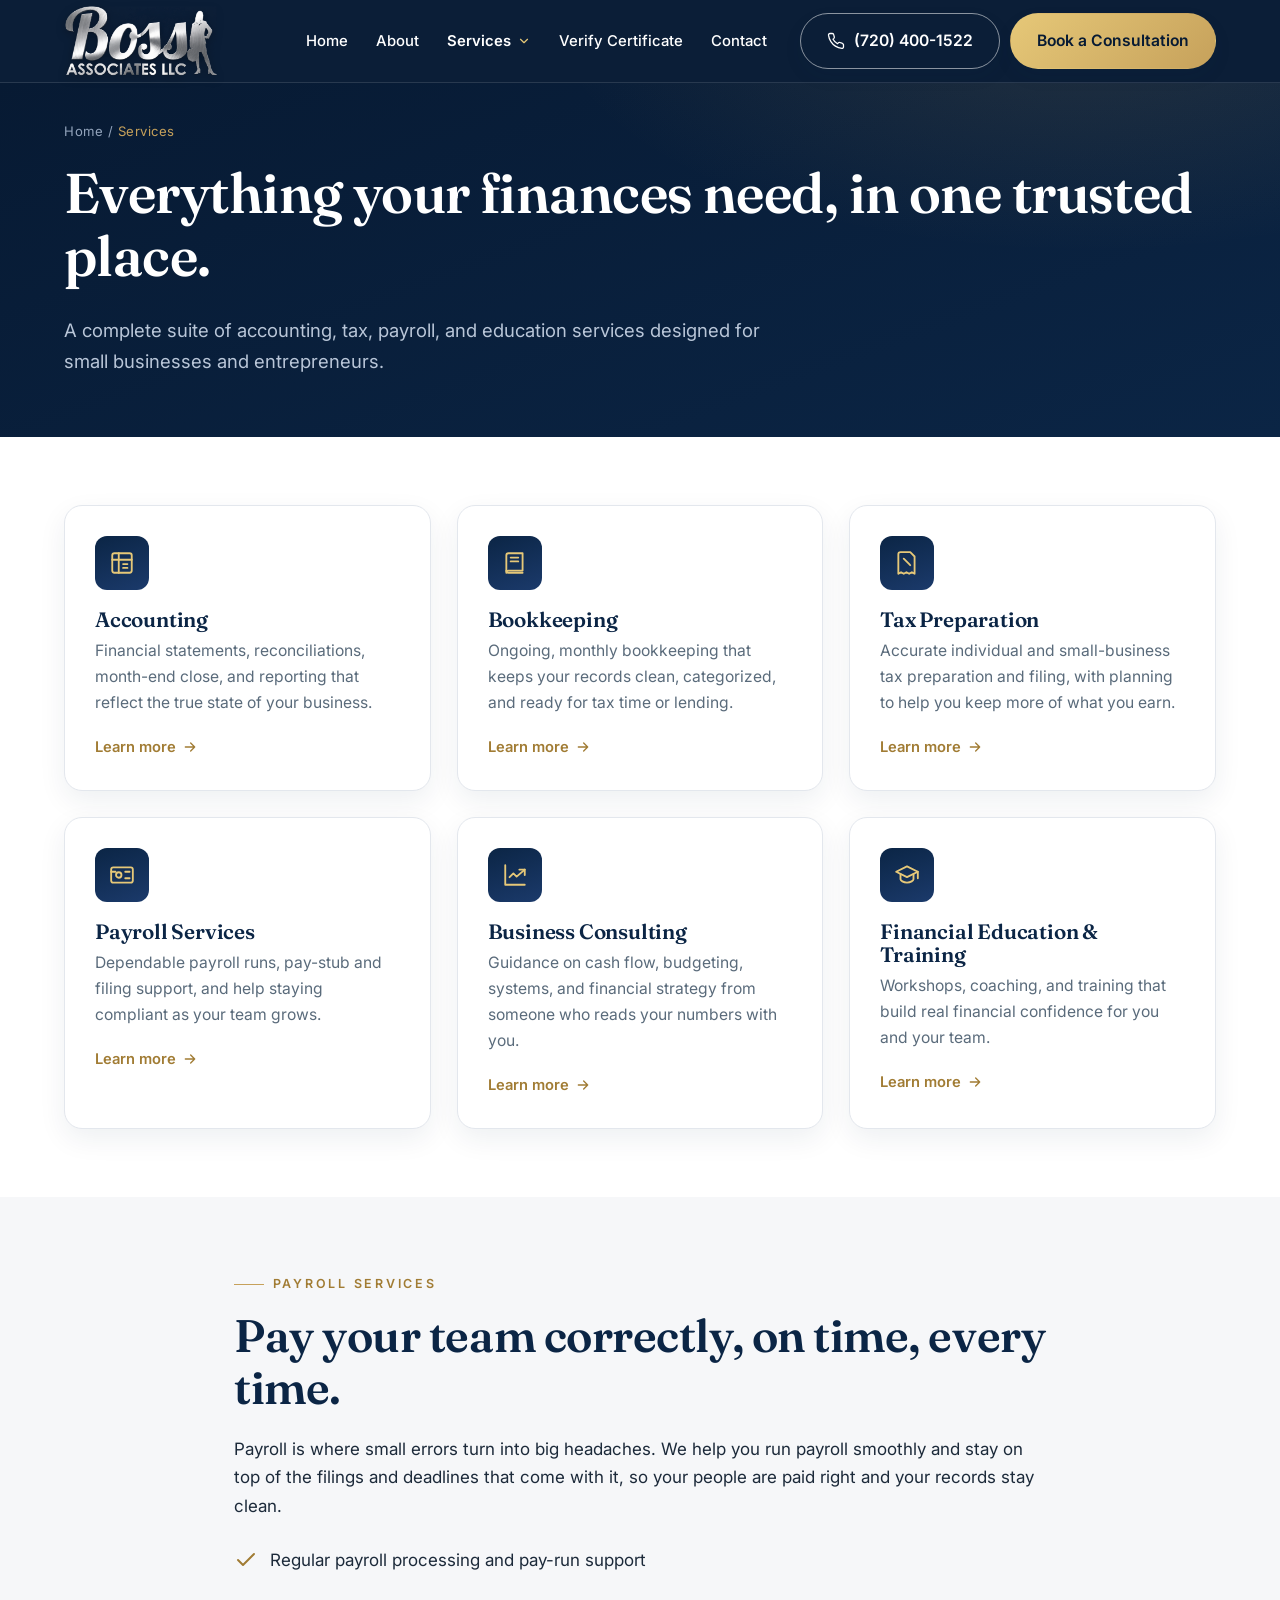
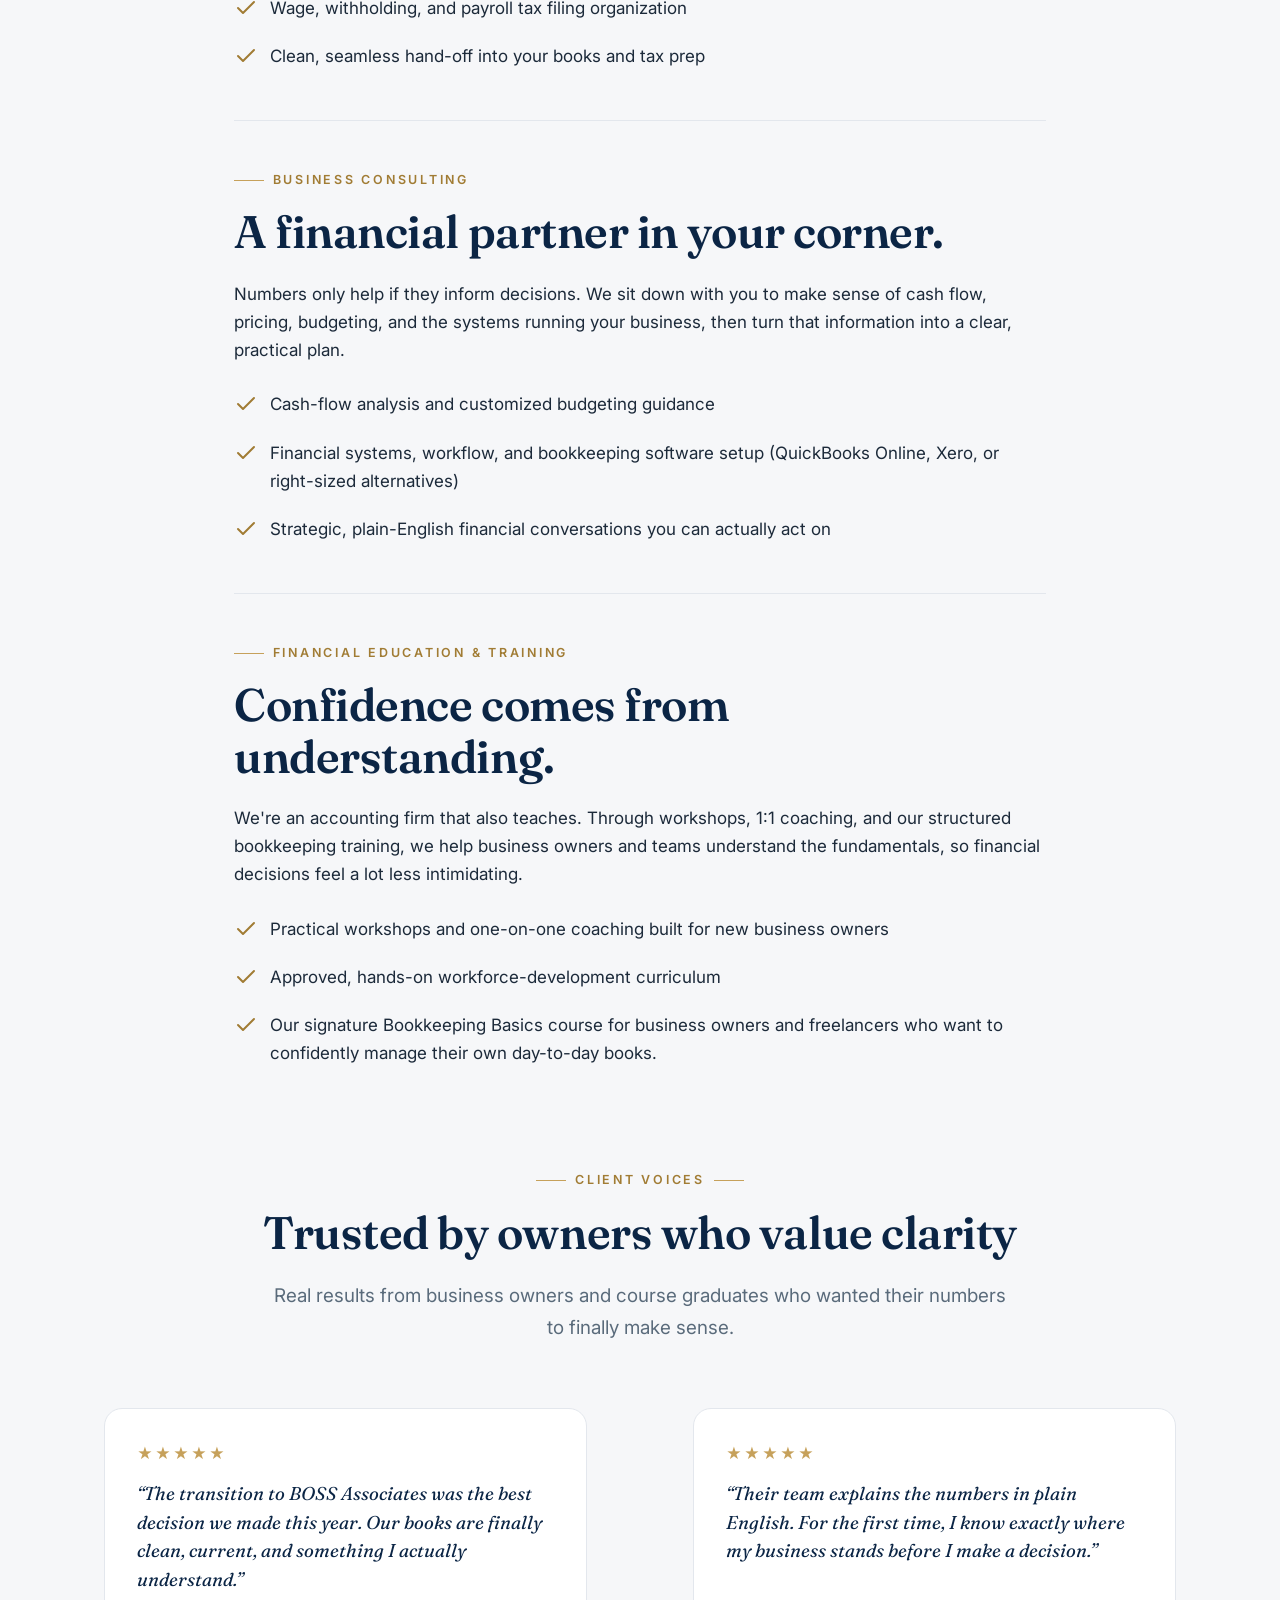
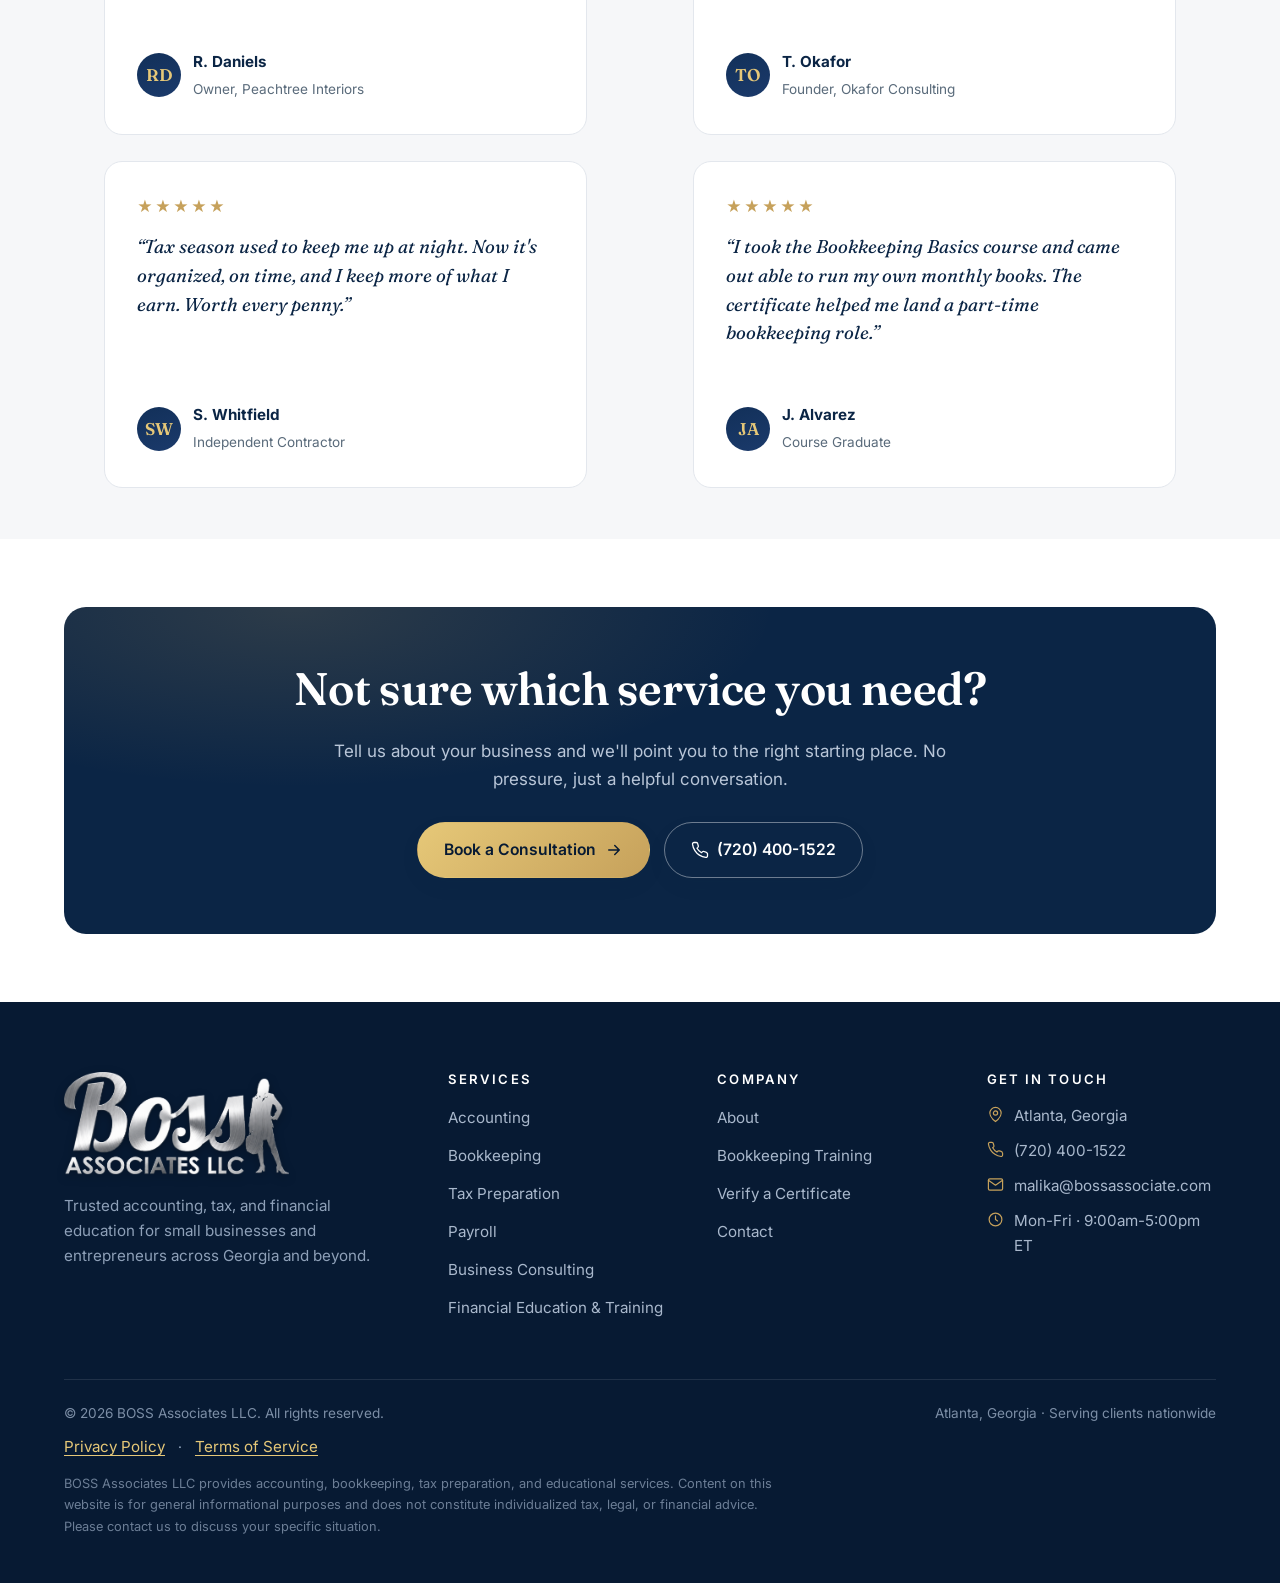
<file: services.html>
<!DOCTYPE html>

<html lang="en">
<head>
<meta charset="utf-8"/>
<meta content="width=device-width, initial-scale=1" name="viewport"/>
<title>Services | Accounting, Bookkeeping, Tax, Payroll &amp; Consulting | BOSS Associates</title>
<meta content="Explore BOSS Associates LLC services: accounting, bookkeeping, tax preparation, payroll, business consulting, financial education, and bookkeeping training." name="description"/>
<link href="https://www.bossassociate.com/services.html" rel="canonical"/>
<meta content="#0B2545" name="theme-color"/>
<meta content="website" property="og:type"/>
<meta content="BOSS Associates LLC" property="og:site_name"/>
<meta content="Services | Accounting, Bookkeeping, Tax, Payroll &amp; Consulting | BOSS Associates" property="og:title"/>
<meta content="Explore BOSS Associates LLC services: accounting, bookkeeping, tax preparation, payroll, business consulting, financial education, and bookkeeping training." property="og:description"/>
<meta content="https://www.bossassociate.com/services.html" property="og:url"/>
<meta content="summary" name="twitter:card"/>
<link href="assets/favicon.png?v=3" rel="icon" type="image/png"/>
<link href="https://fonts.googleapis.com" rel="preconnect"/>
<link crossorigin="" href="https://fonts.gstatic.com" rel="preconnect"/>
<link href="https://fonts.googleapis.com/css2?family=Fraunces:ital,opsz,wght@0,9..144,400;0,9..144,500;0,9..144,600;1,9..144,500;1,9..144,600&amp;family=Inter:wght@400;500;600;700&amp;display=swap" rel="stylesheet"/>
<link href="css/styles.css" rel="stylesheet"/>
<link href="assets/favicon.png?v=3" rel="apple-touch-icon"/>
</head>
<body>
<a class="skip" href="#main">Skip to content</a>
<header class="site-header">
<div class="wrap nav">
<a aria-label="BOSS Associates LLC home" class="brand" href="index.html">
<img alt="BOSS Associates LLC" class="brand__logo" src="assets/boss-logo-silver-clear.png"/>
</a>
<nav aria-label="Primary" class="nav__links">
<a href="index.html">Home</a>
<a href="about.html">About</a>
<div class="has-dropdown open-active">
<button aria-current="page" aria-expanded="false" aria-haspopup="true" class="nav__drop">Services <svg fill="none" stroke="currentColor" stroke-linecap="round" stroke-linejoin="round" stroke-width="2" viewbox="0 0 24 24"><path d="m6 9 6 6 6-6"></path></svg></button>
<div class="dropdown">
<a href="services.html"><b>All Services</b><small>Overview of everything we do</small></a><a href="tax-preparation.html"><b>Tax Preparation</b><small>Individual &amp; small-business filing</small></a><a href="accounting.html"><b>Accounting</b><small>Statements, reconciliations, reporting</small></a><a href="bookkeeping.html"><b>Bookkeeping</b><small>Clean, current, monthly books</small></a><a href="bookkeeping-training.html"><b>Bookkeeping Training</b><small>Learn the skill yourself</small></a>
</div>
</div>
<a href="certificate-verification.html">Verify Certificate</a>
<a href="contact.html">Contact</a>
</nav>
<div class="nav__cta">
<a class="btn btn--ghost" href="tel:+17204001522"><svg fill="none" stroke="currentColor" stroke-linecap="round" stroke-linejoin="round" stroke-width="1.7" viewbox="0 0 24 24"><path d="M22 16.9v3a2 2 0 0 1-2.2 2 19.8 19.8 0 0 1-8.6-3.1 19.5 19.5 0 0 1-6-6A19.8 19.8 0 0 1 2 4.2 2 2 0 0 1 4 2h3a2 2 0 0 1 2 1.7c.1.9.4 1.8.7 2.7a2 2 0 0 1-.5 2.1L8 9.6a16 16 0 0 0 6 6l1.1-1.1a2 2 0 0 1 2.1-.5c.9.3 1.8.6 2.7.7a2 2 0 0 1 1.7 2z"></path></svg> (720) 400-1522</a>
<a class="btn btn--gold" href="contact.html">Book a Consultation</a>
</div>
<button aria-expanded="false" aria-label="Menu" class="menu-btn"><span></span></button>
</div>
</header>
<main id="main" tabindex="-1">
<section class="pagehero">
<div class="wrap">
<div class="crumbs reveal"><a href="index.html">Home</a> / <span>Services</span></div>
<h1 class="reveal d1">Everything your finances need, in one trusted place.</h1>
<p class="reveal d2">A complete suite of accounting, tax, payroll, and education services designed for small businesses and entrepreneurs.</p>
</div>
</section>
<section class="section">
<div class="wrap">
<div class="grid grid-3">
<a class="card reveal d1" href="accounting.html" style="display:block">
<div class="card__icon"><svg fill="none" stroke="currentColor" stroke-linecap="round" stroke-linejoin="round" stroke-width="1.7" viewbox="0 0 24 24"><rect height="18" rx="2" width="18" x="3" y="3"></rect><path d="M3 9h18M9 3v18"></path><path d="M13 13h4M13 16.5h4"></path></svg></div>
<h3>Accounting</h3>
<p>Financial statements, reconciliations, month-end close, and reporting that reflect the true state of your business.</p>
<span class="card__link">Learn more <svg fill="none" stroke="currentColor" stroke-linecap="round" stroke-linejoin="round" stroke-width="2" viewbox="0 0 24 24"><path d="M5 12h14M13 6l6 6-6 6"></path></svg></span>
</a>
<a class="card reveal d2" href="bookkeeping.html" style="display:block">
<div class="card__icon"><svg fill="none" stroke="currentColor" stroke-linecap="round" stroke-linejoin="round" stroke-width="1.7" viewbox="0 0 24 24"><path d="M4 5a2 2 0 0 1 2-2h13v16H6a2 2 0 0 0-2 2z"></path><path d="M4 19a2 2 0 0 0 2 2h13"></path><path d="M8 7h7M8 10.5h7"></path></svg></div>
<h3>Bookkeeping</h3>
<p>Ongoing, monthly bookkeeping that keeps your records clean, categorized, and ready for tax time or lending.</p>
<span class="card__link">Learn more <svg fill="none" stroke="currentColor" stroke-linecap="round" stroke-linejoin="round" stroke-width="2" viewbox="0 0 24 24"><path d="M5 12h14M13 6l6 6-6 6"></path></svg></span>
</a>
<a class="card reveal d3" href="tax-preparation.html" style="display:block">
<div class="card__icon"><svg fill="none" stroke="currentColor" stroke-linecap="round" stroke-linejoin="round" stroke-width="1.7" viewbox="0 0 24 24"><path d="M6 2h9l4 4v16l-2.5-1.5L14 22l-2.5-1.5L9 22l-2.5-1.5L4 22V4a2 2 0 0 1 2-2z"></path><path d="M9 8l6 6M9.5 8.5h.01M14.5 13.5h.01"></path></svg></div>
<h3>Tax Preparation</h3>
<p>Accurate individual and small-business tax preparation and filing, with planning to help you keep more of what you earn.</p>
<span class="card__link">Learn more <svg fill="none" stroke="currentColor" stroke-linecap="round" stroke-linejoin="round" stroke-width="2" viewbox="0 0 24 24"><path d="M5 12h14M13 6l6 6-6 6"></path></svg></span>
</a>
<a class="card reveal d1" href="#payroll" style="display:block">
<div class="card__icon"><svg fill="none" stroke="currentColor" stroke-linecap="round" stroke-linejoin="round" stroke-width="1.7" viewbox="0 0 24 24"><rect height="14" rx="2" width="20" x="2" y="5"></rect><circle cx="9" cy="12" r="2.5"></circle><path d="M15 9h4M15 15h4M2 9h4"></path></svg></div>
<h3>Payroll Services</h3>
<p>Dependable payroll runs, pay-stub and filing support, and help staying compliant as your team grows.</p>
<span class="card__link">Learn more <svg fill="none" stroke="currentColor" stroke-linecap="round" stroke-linejoin="round" stroke-width="2" viewbox="0 0 24 24"><path d="M5 12h14M13 6l6 6-6 6"></path></svg></span>
</a>
<a class="card reveal d2" href="#consulting" style="display:block">
<div class="card__icon"><svg fill="none" stroke="currentColor" stroke-linecap="round" stroke-linejoin="round" stroke-width="1.7" viewbox="0 0 24 24"><path d="M3 3v18h18"></path><path d="M7 14l3.5-3.5 3 3L21 7"></path><path d="M16 7h5v5"></path></svg></div>
<h3>Business Consulting</h3>
<p>Guidance on cash flow, budgeting, systems, and financial strategy from someone who reads your numbers with you.</p>
<span class="card__link">Learn more <svg fill="none" stroke="currentColor" stroke-linecap="round" stroke-linejoin="round" stroke-width="2" viewbox="0 0 24 24"><path d="M5 12h14M13 6l6 6-6 6"></path></svg></span>
</a>
<a class="card reveal d3" href="#education" style="display:block">
<div class="card__icon"><svg fill="none" stroke="currentColor" stroke-linecap="round" stroke-linejoin="round" stroke-width="1.7" viewbox="0 0 24 24"><path d="M22 9 12 4 2 9l10 5 10-5z"></path><path d="M6 11v5c0 1 2.5 3 6 3s6-2 6-3v-5"></path><path d="M22 9v6"></path></svg></div>
<h3>Financial Education & Training</h3>
<p>Workshops, coaching, and training that build real financial confidence for you and your team.</p>
<span class="card__link">Learn more <svg fill="none" stroke="currentColor" stroke-linecap="round" stroke-linejoin="round" stroke-width="2" viewbox="0 0 24 24"><path d="M5 12h14M13 6l6 6-6 6"></path></svg></span>
</a>
</div>
</div>
</section>
<section class="section section--gray services-detail-section">
<div class="wrap narrow prose">
<div id="payroll" style="scroll-margin-top:100px">
<span class="eyebrow reveal">Payroll Services</span>
<h2 class="h2 reveal d1">Pay your team correctly, on time, every time.</h2>
<p class="reveal d2">Payroll is where small errors turn into big headaches. We help you run payroll smoothly and stay on top of the filings and deadlines that come with it, so your people are paid right and your records stay clean.</p>
<ul class="checklist reveal d2">
<li><span class="tick"><svg fill="none" stroke="currentColor" stroke-linecap="round" stroke-linejoin="round" stroke-width="2" viewbox="0 0 24 24"><path d="m20 6-11 11-5-5"></path></svg></span> Regular payroll processing and pay-run support</li>
<li><span class="tick"><svg fill="none" stroke="currentColor" stroke-linecap="round" stroke-linejoin="round" stroke-width="2" viewbox="0 0 24 24"><path d="m20 6-11 11-5-5"></path></svg></span> Wage, withholding, and payroll tax filing organization</li>
<li><span class="tick"><svg fill="none" stroke="currentColor" stroke-linecap="round" stroke-linejoin="round" stroke-width="2" viewbox="0 0 24 24"><path d="m20 6-11 11-5-5"></path></svg></span> Clean, seamless hand-off into your books and tax prep</li>
</ul>
</div>
<hr class="rule"/>
<div id="consulting" style="scroll-margin-top:100px">
<span class="eyebrow reveal">Business Consulting</span>
<h2 class="h2 reveal d1">A financial partner in your corner.</h2>
<p class="reveal d2">Numbers only help if they inform decisions. We sit down with you to make sense of cash flow, pricing, budgeting, and the systems running your business, then turn that information into a clear, practical plan.</p>
<ul class="checklist reveal d2">
<li><span class="tick"><svg fill="none" stroke="currentColor" stroke-linecap="round" stroke-linejoin="round" stroke-width="2" viewbox="0 0 24 24"><path d="m20 6-11 11-5-5"></path></svg></span> Cash-flow analysis and customized budgeting guidance</li>
<li><span class="tick"><svg fill="none" stroke="currentColor" stroke-linecap="round" stroke-linejoin="round" stroke-width="2" viewbox="0 0 24 24"><path d="m20 6-11 11-5-5"></path></svg></span> Financial systems, workflow, and bookkeeping software setup (QuickBooks Online, Xero, or right-sized alternatives)</li>
<li><span class="tick"><svg fill="none" stroke="currentColor" stroke-linecap="round" stroke-linejoin="round" stroke-width="2" viewbox="0 0 24 24"><path d="m20 6-11 11-5-5"></path></svg></span> Strategic, plain-English financial conversations you can actually act on</li>
</ul>
</div>
<hr class="rule"/>
<div id="education" style="scroll-margin-top:100px">
<span class="eyebrow reveal">Financial Education & Training</span>
<h2 class="h2 reveal d1">Confidence comes from understanding.</h2>
<p class="reveal d2">We're an accounting firm that also teaches. Through workshops, 1:1 coaching, and our structured bookkeeping training, we help business owners and teams understand the fundamentals, so financial decisions feel a lot less intimidating.</p>
<ul class="checklist reveal d2">
<li><span class="tick"><svg fill="none" stroke="currentColor" stroke-linecap="round" stroke-linejoin="round" stroke-width="2" viewbox="0 0 24 24"><path d="m20 6-11 11-5-5"></path></svg></span> Practical workshops and one-on-one coaching built for new business owners</li>
<li><span class="tick"><svg fill="none" stroke="currentColor" stroke-linecap="round" stroke-linejoin="round" stroke-width="2" viewbox="0 0 24 24"><path d="m20 6-11 11-5-5"></path></svg></span> Approved, hands-on workforce-development curriculum</li>
<li><span class="tick"><svg fill="none" stroke="currentColor" stroke-linecap="round" stroke-linejoin="round" stroke-width="2" viewbox="0 0 24 24"><path d="m20 6-11 11-5-5"></path></svg></span> Our signature Bookkeeping Basics course for business owners and freelancers who want to confidently manage their own day-to-day books.</li>
</ul>
</div>
</div>
</section>
<section class="section section--gray client-voices-section">
<div class="wrap">
<div class="center" style="margin-bottom:48px">
<span class="eyebrow reveal">Client Voices</span>
<h2 class="h2 reveal d1">Trusted by owners who value clarity</h2>
<p class="lead reveal d2">Real results from business owners and course graduates who wanted their numbers to finally make sense.</p>
</div>
<div class="grid grid-2">
<figure class="quote reveal d1">
<div aria-label="5 out of 5 stars" class="stars">★★★★★</div>
<blockquote>“The transition to BOSS Associates was the best decision we made this year. Our books are finally clean, current, and something I actually understand.”</blockquote>
<figcaption>
<span class="avatar">RD</span>
<span class="who"><b>R. Daniels</b><span>Owner, Peachtree Interiors</span></span>
</figcaption>
</figure>
<figure class="quote reveal d2">
<div aria-label="5 out of 5 stars" class="stars">★★★★★</div>
<blockquote>“Their team explains the numbers in plain English. For the first time, I know exactly where my business stands before I make a decision.”</blockquote>
<figcaption>
<span class="avatar">TO</span>
<span class="who"><b>T. Okafor</b><span>Founder, Okafor Consulting</span></span>
</figcaption>
</figure>
<figure class="quote reveal d3">
<div aria-label="5 out of 5 stars" class="stars">★★★★★</div>
<blockquote>“Tax season used to keep me up at night. Now it's organized, on time, and I keep more of what I earn. Worth every penny.”</blockquote>
<figcaption>
<span class="avatar">SW</span>
<span class="who"><b>S. Whitfield</b><span>Independent Contractor</span></span>
</figcaption>
</figure>
<figure class="quote reveal d4">
<div aria-label="5 out of 5 stars" class="stars">★★★★★</div>
<blockquote>“I took the Bookkeeping Basics course and came out able to run my own monthly books. The certificate helped me land a part-time bookkeeping role.”</blockquote>
<figcaption>
<span class="avatar">JA</span>
<span class="who"><b>J. Alvarez</b><span>Course Graduate</span></span>
</figcaption>
</figure>
</div>
</div>
</section>
<section class="section cta-section">
<div class="wrap">
<div class="ctaband reveal">
<h2 class="h2">Not sure which service you need?</h2>
<p>Tell us about your business and we'll point you to the right starting place. No pressure, just a helpful conversation.</p>
<div class="btnrow">
<a class="btn btn--gold" href="contact.html">Book a Consultation <svg fill="none" stroke="currentColor" stroke-linecap="round" stroke-linejoin="round" stroke-width="2" viewbox="0 0 24 24"><path d="M5 12h14M13 6l6 6-6 6"></path></svg></a>
<a class="btn btn--outline" href="tel:+17204001522"><svg fill="none" stroke="currentColor" stroke-linecap="round" stroke-linejoin="round" stroke-width="1.7" viewbox="0 0 24 24"><path d="M22 16.9v3a2 2 0 0 1-2.2 2 19.8 19.8 0 0 1-8.6-3.1 19.5 19.5 0 0 1-6-6A19.8 19.8 0 0 1 2 4.2 2 2 0 0 1 4 2h3a2 2 0 0 1 2 1.7c.1.9.4 1.8.7 2.7a2 2 0 0 1-.5 2.1L8 9.6a16 16 0 0 0 6 6l1.1-1.1a2 2 0 0 1 2.1-.5c.9.3 1.8.6 2.7.7a2 2 0 0 1 1.7 2z"></path></svg> (720) 400-1522</a>
</div>
</div>
</div>
</section>
</main>
<footer class="site-footer">
<div class="wrap">
<div class="footer-grid">
<div>
<div class="fbrand">
<img alt="BOSS Associates LLC" class="footer-logo" src="assets/boss-associates-logo-transparent.png"/>
<span class="brand__name">BOSS Associates<span>LLC</span></span>
</div>
<p class="fdesc">Trusted accounting, tax, and financial education for small businesses and entrepreneurs across Georgia and beyond.</p>
</div>
<div>
<h4>Services</h4>
<ul>
<li><a href="accounting.html">Accounting</a></li>
<li><a href="bookkeeping.html">Bookkeeping</a></li>
<li><a href="tax-preparation.html">Tax Preparation</a></li>
<li><a href="services.html#payroll">Payroll</a></li>
<li><a href="services.html#consulting">Business Consulting</a></li>
<li><a href="services.html#education">Financial Education & Training</a></li>
</ul>
</div>
<div>
<h4>Company</h4>
<ul>
<li><a href="about.html">About</a></li>
<li><a href="bookkeeping-training.html">Bookkeeping Training</a></li>
<li><a href="certificate-verification.html">Verify a Certificate</a></li>
<li><a href="contact.html">Contact</a></li>
</ul>
</div>
<div>
<h4>Get in touch</h4>
<ul class="fcontact">
<li><svg fill="none" stroke="currentColor" stroke-linecap="round" stroke-linejoin="round" stroke-width="1.7" viewbox="0 0 24 24"><path d="M20 10c0 6-8 12-8 12s-8-6-8-12a8 8 0 0 1 16 0z"></path><circle cx="12" cy="10" r="3"></circle></svg><span>Atlanta, Georgia</span></li>
<li><svg fill="none" stroke="currentColor" stroke-linecap="round" stroke-linejoin="round" stroke-width="1.7" viewbox="0 0 24 24"><path d="M22 16.9v3a2 2 0 0 1-2.2 2 19.8 19.8 0 0 1-8.6-3.1 19.5 19.5 0 0 1-6-6A19.8 19.8 0 0 1 2 4.2 2 2 0 0 1 4 2h3a2 2 0 0 1 2 1.7c.1.9.4 1.8.7 2.7a2 2 0 0 1-.5 2.1L8 9.6a16 16 0 0 0 6 6l1.1-1.1a2 2 0 0 1 2.1-.5c.9.3 1.8.6 2.7.7a2 2 0 0 1 1.7 2z"></path></svg><a href="tel:+17204001522">(720) 400-1522</a></li>
<li><svg fill="none" stroke="currentColor" stroke-linecap="round" stroke-linejoin="round" stroke-width="1.7" viewbox="0 0 24 24"><rect height="16" rx="2" width="20" x="2" y="4"></rect><path d="m2 6 10 7L22 6"></path></svg><a href="mailto:malika@bossassociate.com">malika@bossassociate.com</a></li>
<li><svg fill="none" stroke="currentColor" stroke-linecap="round" stroke-linejoin="round" stroke-width="1.7" viewbox="0 0 24 24"><circle cx="12" cy="12" r="9"></circle><path d="M12 7v5l3 2"></path></svg><span>Mon-Fri · 9:00am-5:00pm ET</span></li>
</ul>
</div>
</div>
<div class="footer-bottom">
<span>© <span id="year">2026</span> BOSS Associates LLC. All rights reserved.</span>
<span>Atlanta, Georgia · Serving clients nationwide</span>
</div>
<nav class="footer-legal-links" aria-label="Legal information"><a href="privacy-policy.html">Privacy Policy</a><span aria-hidden="true"> · </span><a href="terms-of-service.html">Terms of Service</a></nav>
<p class="disclaimer">BOSS Associates LLC provides accounting, bookkeeping, tax preparation, and educational services. Content on this website is for general informational purposes and does not constitute individualized tax, legal, or financial advice. Please contact us to discuss your specific situation.</p>
</div>
</footer>
<script src="js/main.js"></script>
</body>
</html>
</file>
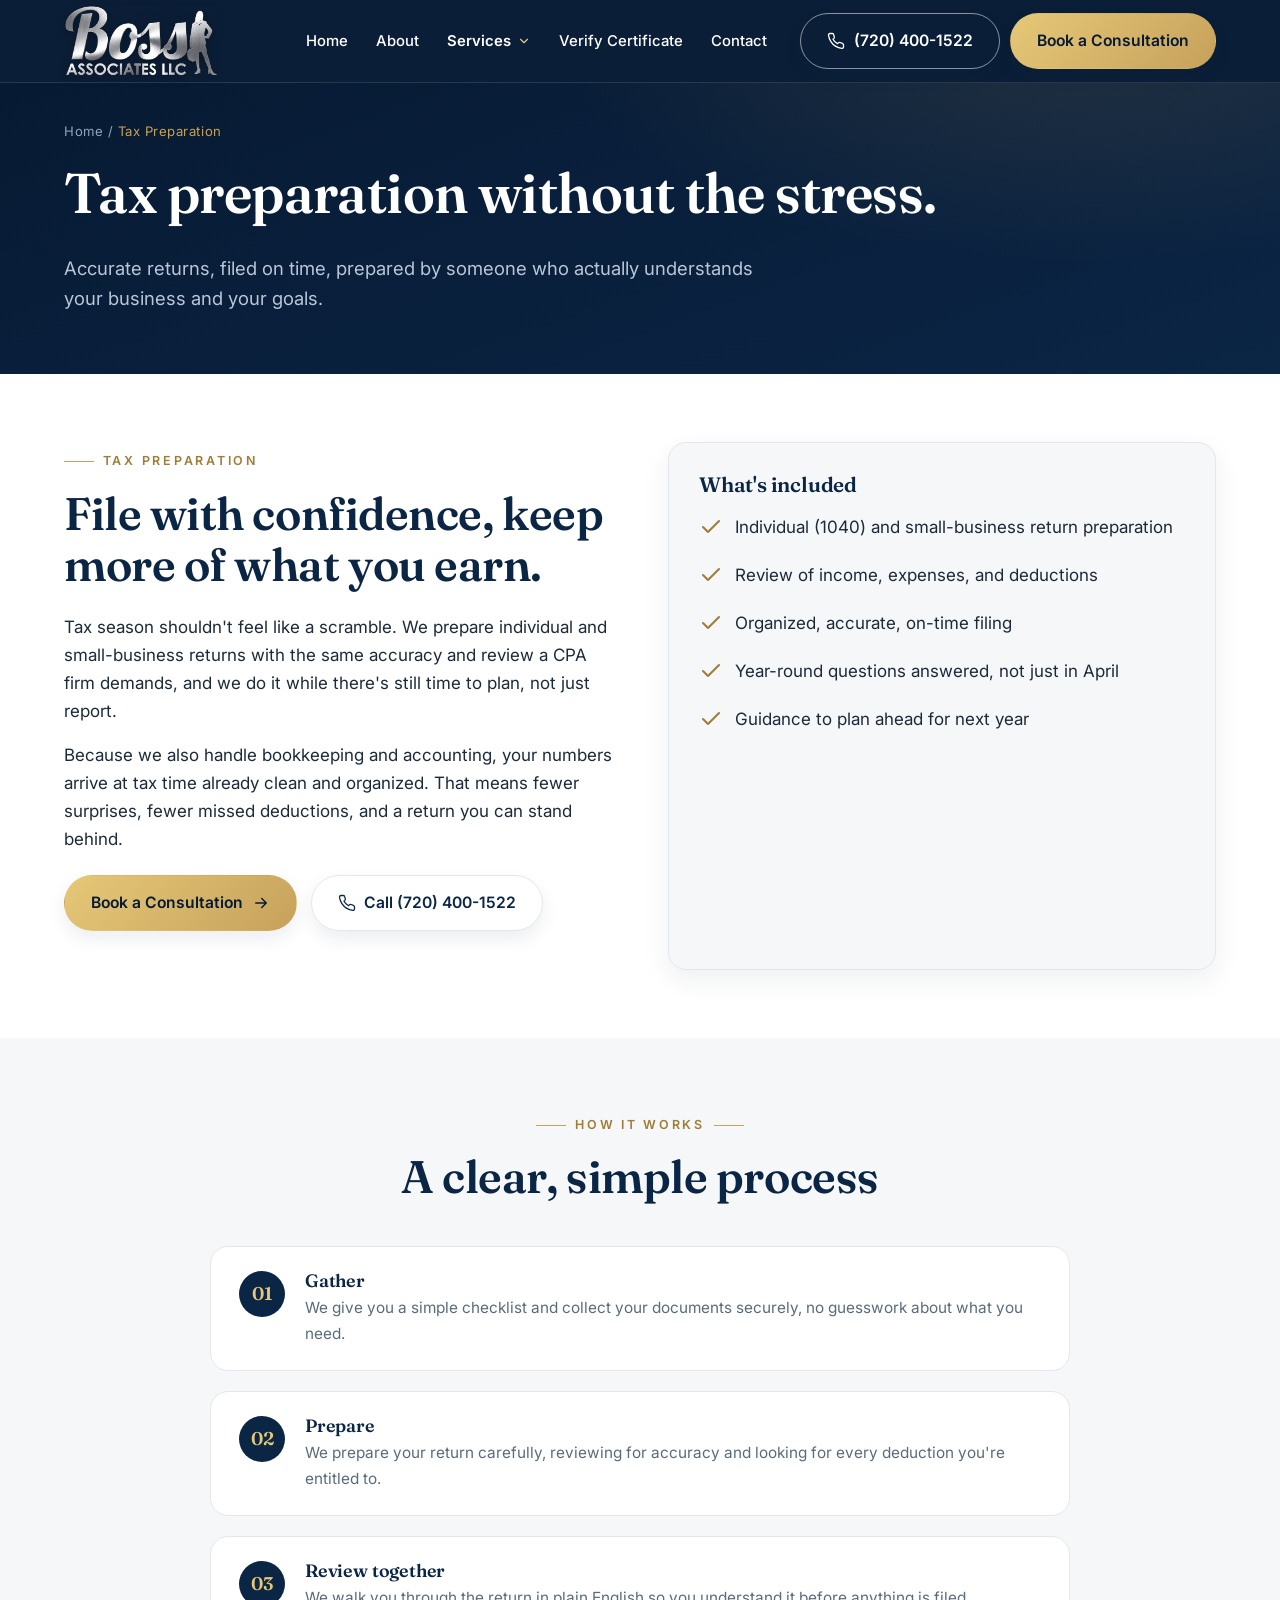
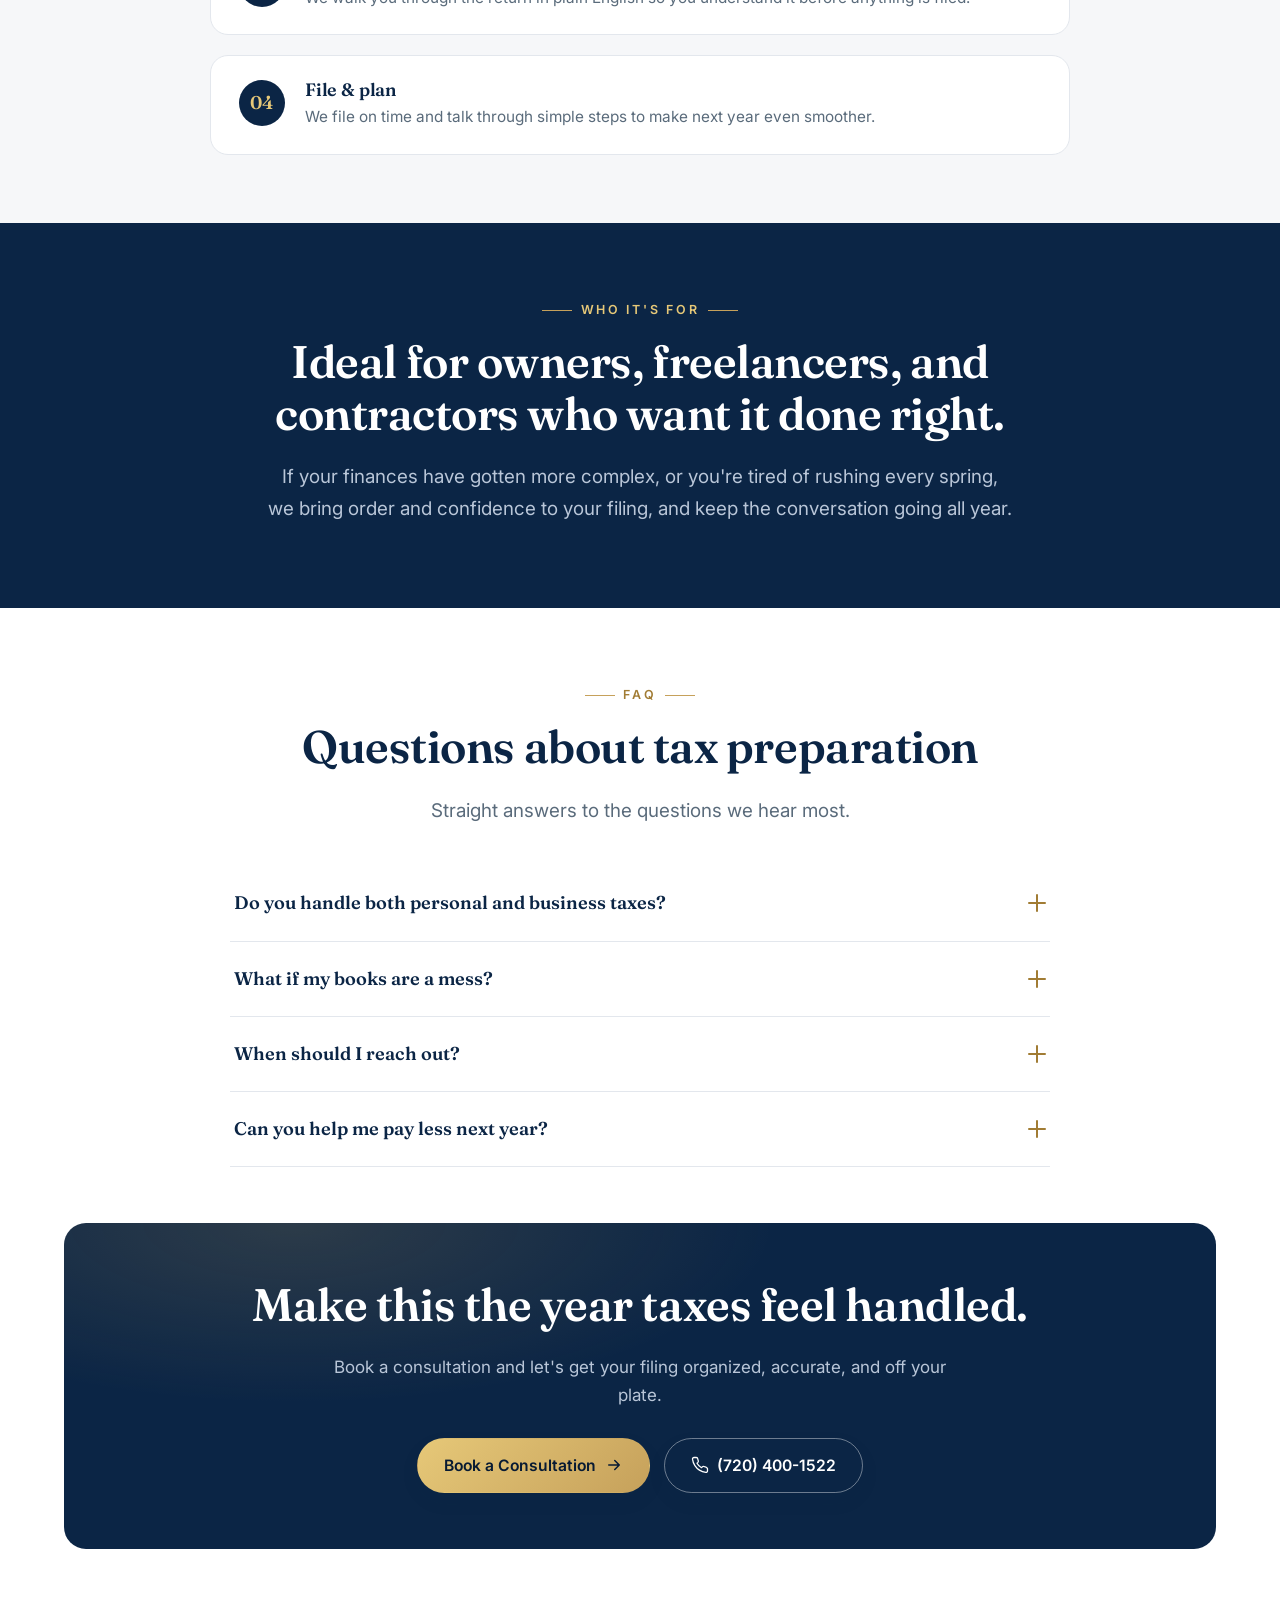
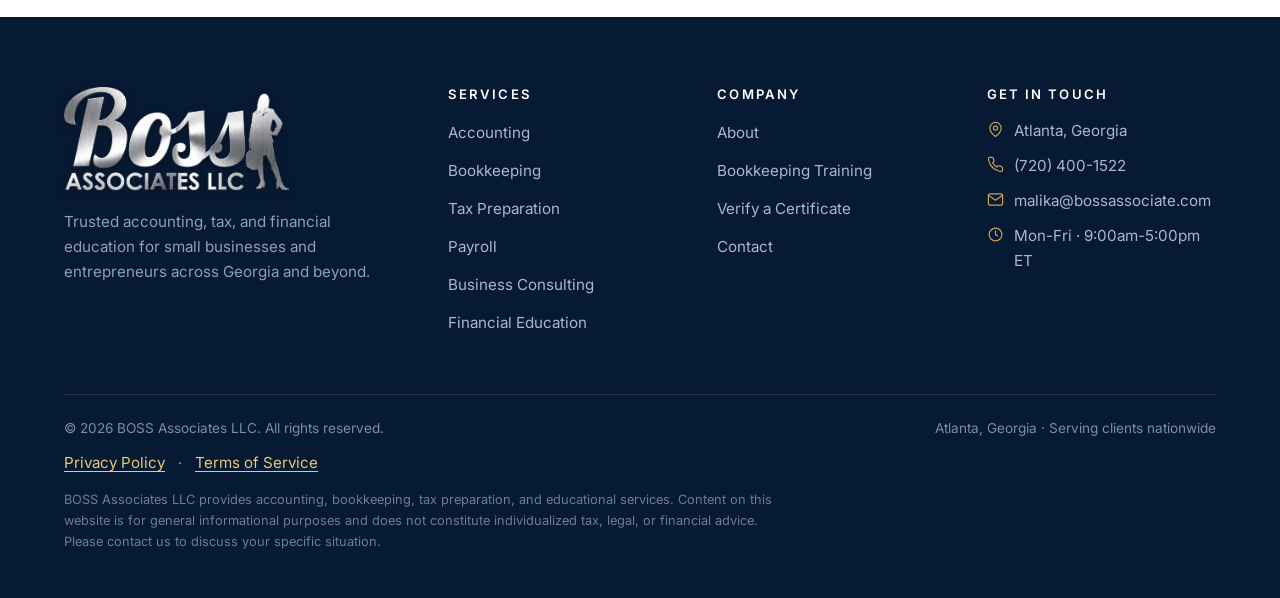
<file: tax-preparation.html>
<!DOCTYPE html>

<html lang="en">
<head>
<meta charset="utf-8"/>
<meta content="width=device-width, initial-scale=1" name="viewport"/>
<title>Tax Preparation Services | Atlanta | BOSS Associates LLC</title>
<meta content="Accurate, on-time individual and small-business tax preparation from BOSS Associates LLC in Atlanta, Georgia. File with confidence and keep more of what you earn." name="description"/>
<link href="https://www.bossassociate.com/tax-preparation.html" rel="canonical"/>
<meta content="#0B2545" name="theme-color"/>
<meta content="website" property="og:type"/>
<meta content="BOSS Associates LLC" property="og:site_name"/>
<meta content="Tax Preparation Services | Atlanta | BOSS Associates LLC" property="og:title"/>
<meta content="Accurate, on-time individual and small-business tax preparation from BOSS Associates LLC in Atlanta, Georgia. File with confidence and keep more of what you earn." property="og:description"/>
<meta content="https://www.bossassociate.com/tax-preparation.html" property="og:url"/>
<meta content="summary" name="twitter:card"/>
<link href="assets/favicon.png?v=3" rel="icon" type="image/png"/>
<link href="https://fonts.googleapis.com" rel="preconnect"/>
<link crossorigin="" href="https://fonts.gstatic.com" rel="preconnect"/>
<link href="https://fonts.googleapis.com/css2?family=Fraunces:ital,opsz,wght@0,9..144,400;0,9..144,500;0,9..144,600;1,9..144,500;1,9..144,600&amp;family=Inter:wght@400;500;600;700&amp;display=swap" rel="stylesheet"/>
<link href="css/styles.css" rel="stylesheet"/>
<script type="application/ld+json">{"@context":"https://schema.org","@type":"Service","serviceType":"Tax Preparation","provider":{"@type":"AccountingService","name":"BOSS Associates LLC"},"areaServed":"US","url":"https://www.bossassociate.com/tax-preparation.html"}</script>
<link href="assets/favicon.png?v=3" rel="apple-touch-icon"/>
</head>
<body>
<a class="skip" href="#main">Skip to content</a>
<header class="site-header">
<div class="wrap nav">
<a aria-label="BOSS Associates LLC home" class="brand" href="index.html">
<img alt="BOSS Associates LLC" class="brand__logo" src="assets/boss-logo-silver-clear.png"/>
</a>
<nav aria-label="Primary" class="nav__links">
<a href="index.html">Home</a>
<a href="about.html">About</a>
<div class="has-dropdown open-active">
<button aria-current="page" aria-expanded="false" aria-haspopup="true" class="nav__drop">Services <svg fill="none" stroke="currentColor" stroke-linecap="round" stroke-linejoin="round" stroke-width="2" viewbox="0 0 24 24"><path d="m6 9 6 6 6-6"></path></svg></button>
<div class="dropdown">
<a href="services.html"><b>All Services</b><small>Overview of everything we do</small></a><a href="tax-preparation.html"><b>Tax Preparation</b><small>Individual &amp; small-business filing</small></a><a href="accounting.html"><b>Accounting</b><small>Statements, reconciliations, reporting</small></a><a href="bookkeeping.html"><b>Bookkeeping</b><small>Clean, current, monthly books</small></a><a href="bookkeeping-training.html"><b>Bookkeeping Training</b><small>Learn the skill yourself</small></a>
</div>
</div>
<a href="certificate-verification.html">Verify Certificate</a>
<a href="contact.html">Contact</a>
</nav>
<div class="nav__cta">
<a class="btn btn--ghost" href="tel:+17204001522"><svg fill="none" stroke="currentColor" stroke-linecap="round" stroke-linejoin="round" stroke-width="1.7" viewbox="0 0 24 24"><path d="M22 16.9v3a2 2 0 0 1-2.2 2 19.8 19.8 0 0 1-8.6-3.1 19.5 19.5 0 0 1-6-6A19.8 19.8 0 0 1 2 4.2 2 2 0 0 1 4 2h3a2 2 0 0 1 2 1.7c.1.9.4 1.8.7 2.7a2 2 0 0 1-.5 2.1L8 9.6a16 16 0 0 0 6 6l1.1-1.1a2 2 0 0 1 2.1-.5c.9.3 1.8.6 2.7.7a2 2 0 0 1 1.7 2z"></path></svg> (720) 400-1522</a>
<a class="btn btn--gold" href="contact.html">Book a Consultation</a>
</div>
<button aria-expanded="false" aria-label="Menu" class="menu-btn"><span></span></button>
</div>
</header>
<main id="main" tabindex="-1">
<section class="pagehero">
<div class="wrap">
<div class="crumbs reveal"><a href="index.html">Home</a> / <span>Tax Preparation</span></div>
<h1 class="reveal d1">Tax preparation without the stress.</h1>
<p class="reveal d2">Accurate returns, filed on time, prepared by someone who actually understands your business and your goals.</p>
</div>
</section>
<section class="section">
<div class="wrap">
<div class="split">
<div class="reveal">
<span class="eyebrow">Tax Preparation</span>
<h2 class="h2">File with confidence, keep more of what you earn.</h2>
<p>Tax season shouldn't feel like a scramble. We prepare individual and small-business returns with the same accuracy and review a CPA firm demands, and we do it while there's still time to plan, not just report.</p><p>Because we also handle bookkeeping and accounting, your numbers arrive at tax time already clean and organized. That means fewer surprises, fewer missed deductions, and a return you can stand behind.</p>
<div class="hero__cta" style="margin-top:1.4rem"><a class="btn btn--gold" href="contact.html">Book a Consultation <svg fill="none" stroke="currentColor" stroke-linecap="round" stroke-linejoin="round" stroke-width="2" viewbox="0 0 24 24"><path d="M5 12h14M13 6l6 6-6 6"></path></svg></a><a class="btn btn--ghost" href="tel:+17204001522"><svg fill="none" stroke="currentColor" stroke-linecap="round" stroke-linejoin="round" stroke-width="1.7" viewbox="0 0 24 24"><path d="M22 16.9v3a2 2 0 0 1-2.2 2 19.8 19.8 0 0 1-8.6-3.1 19.5 19.5 0 0 1-6-6A19.8 19.8 0 0 1 2 4.2 2 2 0 0 1 4 2h3a2 2 0 0 1 2 1.7c.1.9.4 1.8.7 2.7a2 2 0 0 1-.5 2.1L8 9.6a16 16 0 0 0 6 6l1.1-1.1a2 2 0 0 1 2.1-.5c.9.3 1.8.6 2.7.7a2 2 0 0 1 1.7 2z"></path></svg> Call (720) 400-1522</a></div>
</div>
<div class="card card--gray reveal d2">
<h3 style="font-size:1.3rem">What's included</h3>
<ul class="checklist">
<li><span class="tick"><svg fill="none" stroke="currentColor" stroke-linecap="round" stroke-linejoin="round" stroke-width="2" viewbox="0 0 24 24"><path d="m20 6-11 11-5-5"></path></svg></span> Individual (1040) and small-business return preparation</li><li><span class="tick"><svg fill="none" stroke="currentColor" stroke-linecap="round" stroke-linejoin="round" stroke-width="2" viewbox="0 0 24 24"><path d="m20 6-11 11-5-5"></path></svg></span> Review of income, expenses, and deductions</li><li><span class="tick"><svg fill="none" stroke="currentColor" stroke-linecap="round" stroke-linejoin="round" stroke-width="2" viewbox="0 0 24 24"><path d="m20 6-11 11-5-5"></path></svg></span> Organized, accurate, on-time filing</li><li><span class="tick"><svg fill="none" stroke="currentColor" stroke-linecap="round" stroke-linejoin="round" stroke-width="2" viewbox="0 0 24 24"><path d="m20 6-11 11-5-5"></path></svg></span> Year-round questions answered, not just in April</li><li><span class="tick"><svg fill="none" stroke="currentColor" stroke-linecap="round" stroke-linejoin="round" stroke-width="2" viewbox="0 0 24 24"><path d="m20 6-11 11-5-5"></path></svg></span> Guidance to plan ahead for next year</li>
</ul>
</div>
</div>
</div>
</section>
<section class="section section--gray">
<div class="wrap">
<div class="center" style="margin-bottom:44px">
<span class="eyebrow reveal">How It Works</span>
<h2 class="h2 reveal d1">A clear, simple process</h2>
</div>
<div class="steps narrow" style="margin-inline:auto">
<div class="step reveal"><div class="step__num"></div><div><h4>Gather</h4><p>We give you a simple checklist and collect your documents securely, no guesswork about what you need.</p></div></div>
<div class="step reveal"><div class="step__num"></div><div><h4>Prepare</h4><p>We prepare your return carefully, reviewing for accuracy and looking for every deduction you're entitled to.</p></div></div>
<div class="step reveal"><div class="step__num"></div><div><h4>Review together</h4><p>We walk you through the return in plain English so you understand it before anything is filed.</p></div></div>
<div class="step reveal"><div class="step__num"></div><div><h4>File &amp; plan</h4><p>We file on time and talk through simple steps to make next year even smoother.</p></div></div>
</div>
</div>
</section>
<section class="section section--navy">
<div class="wrap narrow center">
<span class="eyebrow reveal">Who It's For</span>
<h2 class="h2 reveal d1">Ideal for owners, freelancers, and contractors who want it done right.</h2>
<p class="lead reveal d2" style="margin-inline:auto">If your finances have gotten more complex, or you're tired of rushing every spring, we bring order and confidence to your filing, and keep the conversation going all year.</p>
</div>
</section>
<section class="section faq-content-section">
<div class="wrap">
<div class="center" style="margin-bottom:40px">
<span class="eyebrow reveal">FAQ</span>
<h2 class="h2 reveal d1">Questions about tax preparation</h2>
<p class="lead reveal d2">Straight answers to the questions we hear most.</p>
</div>
<div class="faq reveal d1">
<details class="faq__item reveal">
<summary class="faq__q">Do you handle both personal and business taxes?<span aria-hidden="true" class="plus"></span></summary>
<div class="faq__a"><p>Yes. We prepare individual returns as well as returns for small businesses, sole proprietors, freelancers, and contractors, and we can coordinate the two so nothing falls through the cracks.</p></div>
</details>
<details class="faq__item reveal">
<summary class="faq__q">What if my books are a mess?<span aria-hidden="true" class="plus"></span></summary>
<div class="faq__a"><p>That's common, and fixable. We can clean up and reconcile your books first so your return is built on accurate numbers. Ask us about bundling bookkeeping with tax prep.</p></div>
</details>
<details class="faq__item reveal">
<summary class="faq__q">When should I reach out?<span aria-hidden="true" class="plus"></span></summary>
<div class="faq__a"><p>The earlier the better. Getting organized before deadline season means more time to plan, fewer surprises, and a smoother filing. That said, we're glad to help even if you're already behind.</p></div>
</details>
<details class="faq__item reveal">
<summary class="faq__q">Can you help me pay less next year?<span aria-hidden="true" class="plus"></span></summary>
<div class="faq__a"><p>We can identify practical, above-board steps to plan ahead. Real tax savings usually come from good decisions made throughout the year, not from anything done at the last minute.</p></div>
</details>
</div>
</div>
</section>
<section class="section cta-section">
<div class="wrap">
<div class="ctaband reveal">
<h2 class="h2">Make this the year taxes feel handled.</h2>
<p>Book a consultation and let's get your filing organized, accurate, and off your plate.</p>
<div class="btnrow">
<a class="btn btn--gold" href="contact.html">Book a Consultation <svg fill="none" stroke="currentColor" stroke-linecap="round" stroke-linejoin="round" stroke-width="2" viewbox="0 0 24 24"><path d="M5 12h14M13 6l6 6-6 6"></path></svg></a>
<a class="btn btn--outline" href="tel:+17204001522"><svg fill="none" stroke="currentColor" stroke-linecap="round" stroke-linejoin="round" stroke-width="1.7" viewbox="0 0 24 24"><path d="M22 16.9v3a2 2 0 0 1-2.2 2 19.8 19.8 0 0 1-8.6-3.1 19.5 19.5 0 0 1-6-6A19.8 19.8 0 0 1 2 4.2 2 2 0 0 1 4 2h3a2 2 0 0 1 2 1.7c.1.9.4 1.8.7 2.7a2 2 0 0 1-.5 2.1L8 9.6a16 16 0 0 0 6 6l1.1-1.1a2 2 0 0 1 2.1-.5c.9.3 1.8.6 2.7.7a2 2 0 0 1 1.7 2z"></path></svg> (720) 400-1522</a>
</div>
</div>
</div>
</section>
</main>
<footer class="site-footer">
<div class="wrap">
<div class="footer-grid">
<div>
<div class="fbrand">
<img alt="BOSS Associates LLC" class="footer-logo" src="assets/boss-associates-logo-transparent.png"/>
<span class="brand__name">BOSS Associates<span>LLC</span></span>
</div>
<p class="fdesc">Trusted accounting, tax, and financial education for small businesses and entrepreneurs across Georgia and beyond.</p>
</div>
<div>
<h4>Services</h4>
<ul>
<li><a href="accounting.html">Accounting</a></li>
<li><a href="bookkeeping.html">Bookkeeping</a></li>
<li><a href="tax-preparation.html">Tax Preparation</a></li>
<li><a href="services.html#payroll">Payroll</a></li>
<li><a href="services.html#consulting">Business Consulting</a></li>
<li><a href="services.html#education">Financial Education</a></li>
</ul>
</div>
<div>
<h4>Company</h4>
<ul>
<li><a href="about.html">About</a></li>
<li><a href="bookkeeping-training.html">Bookkeeping Training</a></li>
<li><a href="certificate-verification.html">Verify a Certificate</a></li>
<li><a href="contact.html">Contact</a></li>
</ul>
</div>
<div>
<h4>Get in touch</h4>
<ul class="fcontact">
<li><svg fill="none" stroke="currentColor" stroke-linecap="round" stroke-linejoin="round" stroke-width="1.7" viewbox="0 0 24 24"><path d="M20 10c0 6-8 12-8 12s-8-6-8-12a8 8 0 0 1 16 0z"></path><circle cx="12" cy="10" r="3"></circle></svg><span>Atlanta, Georgia</span></li>
<li><svg fill="none" stroke="currentColor" stroke-linecap="round" stroke-linejoin="round" stroke-width="1.7" viewbox="0 0 24 24"><path d="M22 16.9v3a2 2 0 0 1-2.2 2 19.8 19.8 0 0 1-8.6-3.1 19.5 19.5 0 0 1-6-6A19.8 19.8 0 0 1 2 4.2 2 2 0 0 1 4 2h3a2 2 0 0 1 2 1.7c.1.9.4 1.8.7 2.7a2 2 0 0 1-.5 2.1L8 9.6a16 16 0 0 0 6 6l1.1-1.1a2 2 0 0 1 2.1-.5c.9.3 1.8.6 2.7.7a2 2 0 0 1 1.7 2z"></path></svg><a href="tel:+17204001522">(720) 400-1522</a></li>
<li><svg fill="none" stroke="currentColor" stroke-linecap="round" stroke-linejoin="round" stroke-width="1.7" viewbox="0 0 24 24"><rect height="16" rx="2" width="20" x="2" y="4"></rect><path d="m2 6 10 7L22 6"></path></svg><a href="mailto:malika@bossassociate.com">malika@bossassociate.com</a></li>
<li><svg fill="none" stroke="currentColor" stroke-linecap="round" stroke-linejoin="round" stroke-width="1.7" viewbox="0 0 24 24"><circle cx="12" cy="12" r="9"></circle><path d="M12 7v5l3 2"></path></svg><span>Mon-Fri · 9:00am-5:00pm ET</span></li>
</ul>
</div>
</div>
<div class="footer-bottom">
<span>© <span id="year">2026</span> BOSS Associates LLC. All rights reserved.</span>
<span>Atlanta, Georgia · Serving clients nationwide</span>
</div>
<nav class="footer-legal-links" aria-label="Legal information"><a href="privacy-policy.html">Privacy Policy</a><span aria-hidden="true"> · </span><a href="terms-of-service.html">Terms of Service</a></nav>
<p class="disclaimer">BOSS Associates LLC provides accounting, bookkeeping, tax preparation, and educational services. Content on this website is for general informational purposes and does not constitute individualized tax, legal, or financial advice. Please contact us to discuss your specific situation.</p>
</div>
</footer>
<script src="js/main.js"></script>
</body>
</html>
</file>
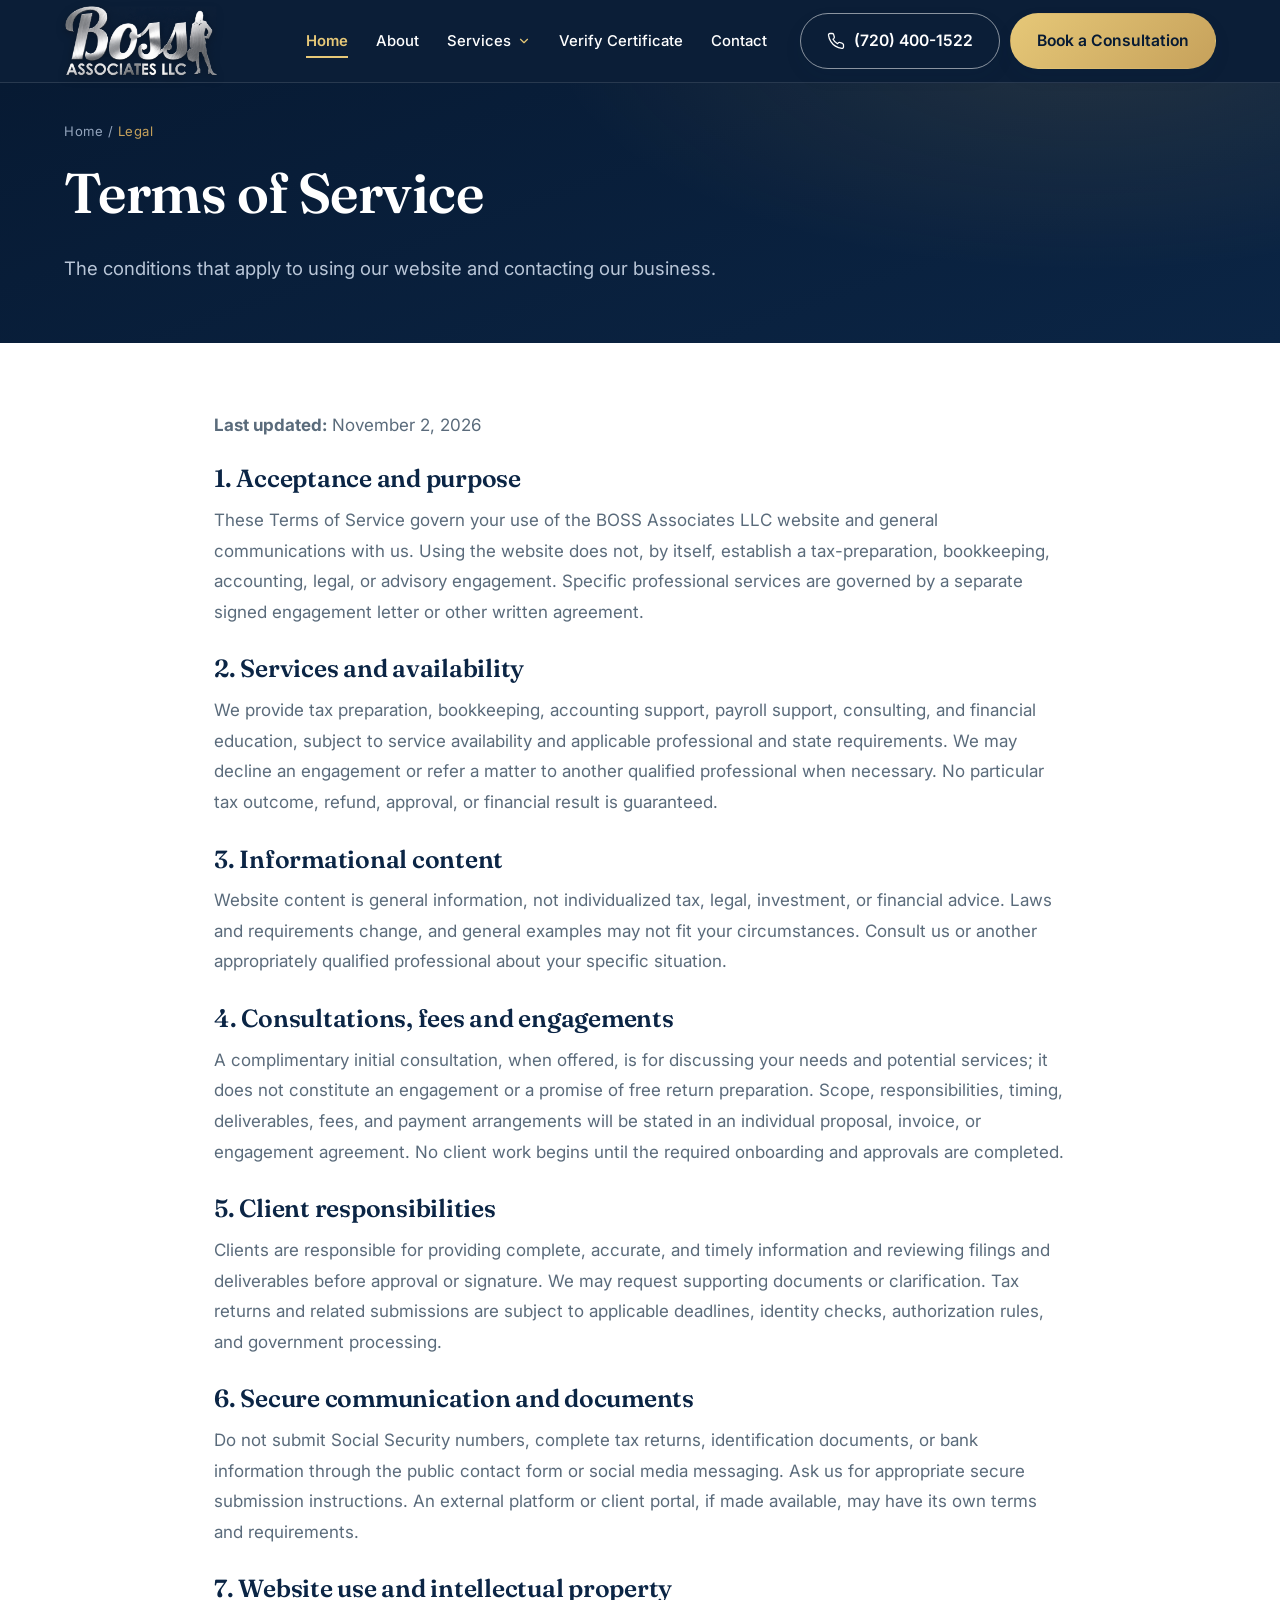
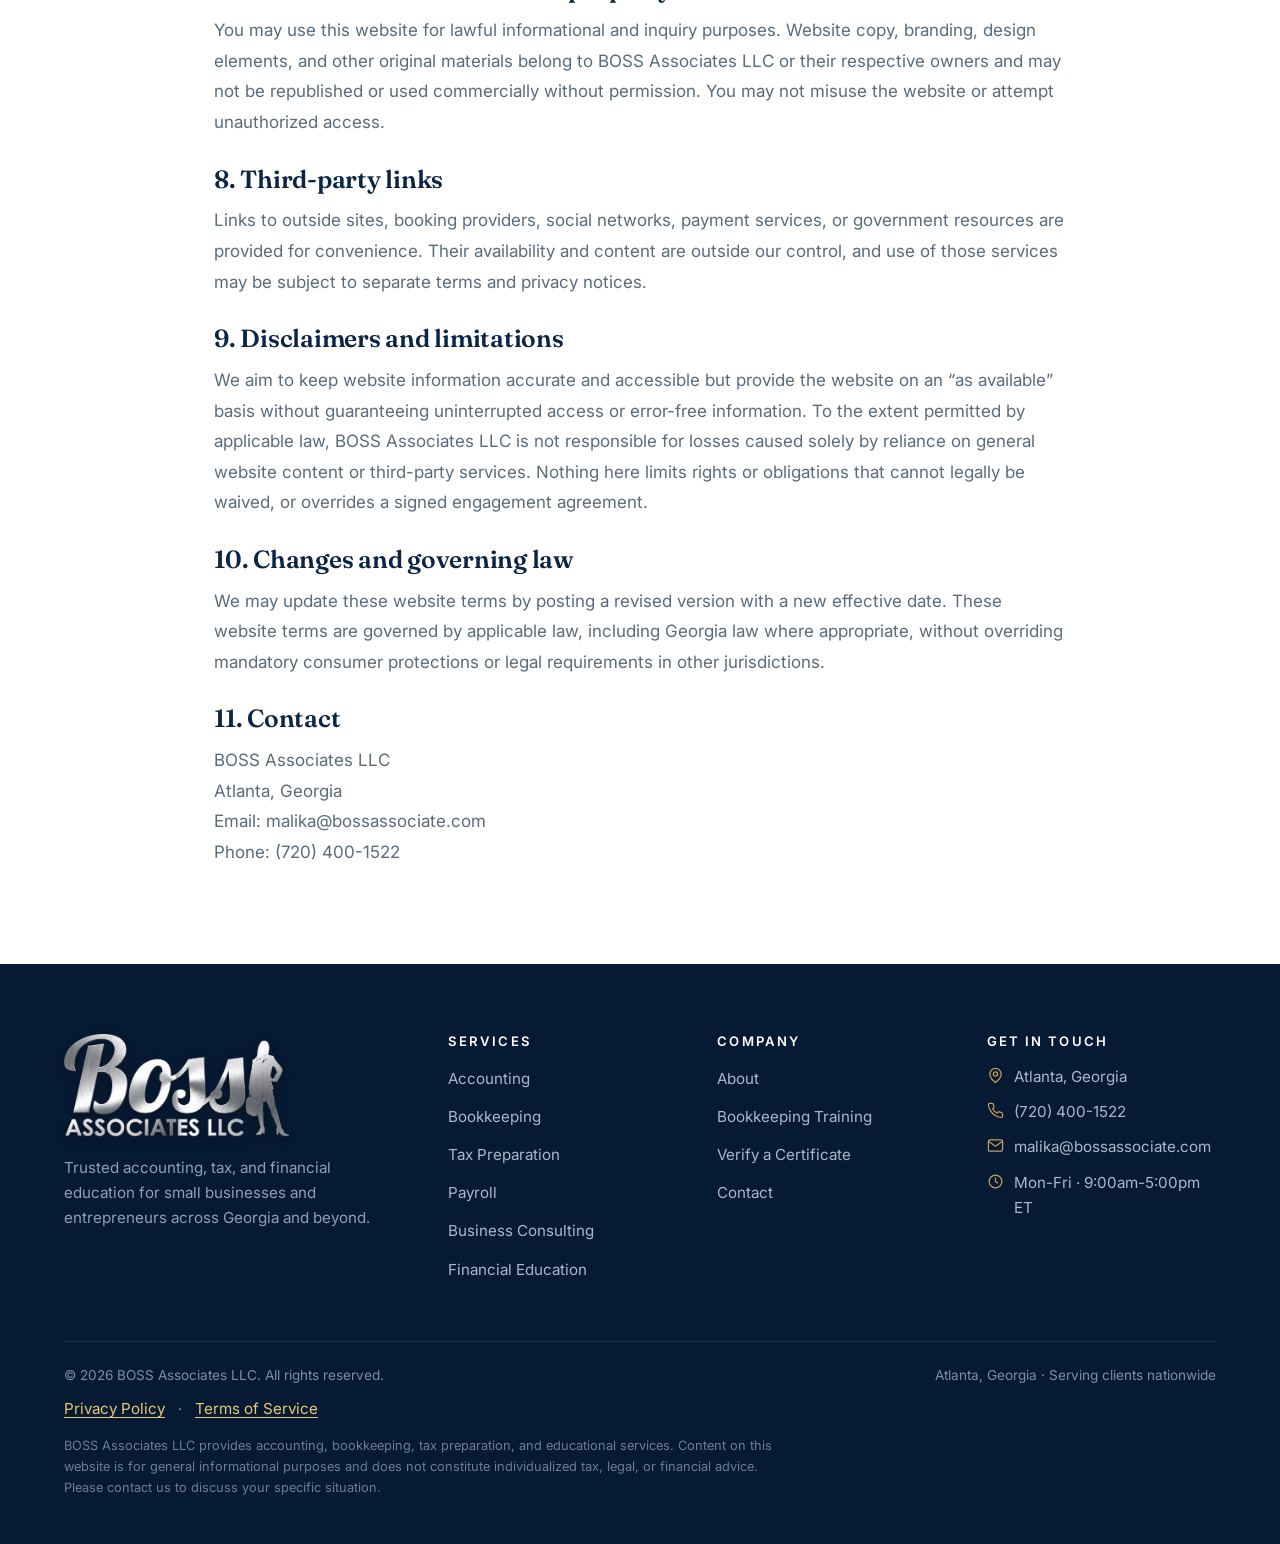
<file: terms-of-service.html>
<!DOCTYPE html>
<html lang="en">
<head>
  <meta charset="UTF-8">
  <meta name="viewport" content="width=device-width, initial-scale=1">
  <title>Terms of Service | BOSS Associates LLC</title>
  <meta name="description" content="Review terms governing the BOSS Associates LLC website and inquiries for professional services.">
  <link rel="canonical" href="https://www.bossassociate.com/terms-of-service.html">
  <meta name="theme-color" content="#0B2545">
  <meta property="og:type" content="website">
  <meta property="og:site_name" content="BOSS Associates LLC">
  <meta property="og:title" content="Terms of Service | BOSS Associates LLC">
  <meta property="og:description" content="Review terms governing the BOSS Associates LLC website and inquiries for professional services.">
  <meta property="og:url" content="https://www.bossassociate.com/terms-of-service.html">
  <meta name="twitter:card" content="summary">
  <link href="assets/favicon.png?v=3" rel="icon" type="image/png"/>
<link href="assets/favicon.png?v=3" rel="apple-touch-icon"/>
  <link rel="preconnect" href="https://fonts.googleapis.com">
  <link rel="preconnect" href="https://fonts.gstatic.com" crossorigin>
  <link href="https://fonts.googleapis.com/css2?family=Fraunces:ital,opsz,wght@0,9..144,400;0,9..144,500;0,9..144,600;1,9..144,500;1,9..144,600&family=Inter:wght@400;500;600;700&display=swap" rel="stylesheet">
  <link rel="stylesheet" href="css/styles.css">
</head>
<body>
  <a class="skip" href="#main">Skip to content</a>
  <header class="site-header">
<div class="wrap nav">
<a aria-label="BOSS Associates LLC home" class="brand" href="index.html">
<img alt="BOSS Associates LLC" class="brand__logo" src="assets/boss-logo-silver-clear.png"/>
</a>
<nav aria-label="Primary" class="nav__links">
<a aria-current="page" href="index.html">Home</a>
<a href="about.html">About</a>
<div class="has-dropdown">
<button aria-expanded="false" aria-haspopup="true" class="nav__drop">Services <svg fill="none" stroke="currentColor" stroke-linecap="round" stroke-linejoin="round" stroke-width="2" viewbox="0 0 24 24"><path d="m6 9 6 6 6-6"></path></svg></button>
<div class="dropdown">
<a href="services.html"><b>All Services</b><small>Overview of everything we do</small></a><a href="tax-preparation.html"><b>Tax Preparation</b><small>Individual &amp; small-business filing</small></a><a href="accounting.html"><b>Accounting</b><small>Statements, reconciliations, reporting</small></a><a href="bookkeeping.html"><b>Bookkeeping</b><small>Clean, current, monthly books</small></a><a href="bookkeeping-training.html"><b>Bookkeeping Training</b><small>Learn the skill yourself</small></a>
</div>
</div>
<a href="certificate-verification.html">Verify Certificate</a>
<a href="contact.html">Contact</a>
</nav>
<div class="nav__cta">
<a class="btn btn--ghost" href="tel:+17204001522"><svg fill="none" stroke="currentColor" stroke-linecap="round" stroke-linejoin="round" stroke-width="1.7" viewbox="0 0 24 24"><path d="M22 16.9v3a2 2 0 0 1-2.2 2 19.8 19.8 0 0 1-8.6-3.1 19.5 19.5 0 0 1-6-6A19.8 19.8 0 0 1 2 4.2 2 2 0 0 1 4 2h3a2 2 0 0 1 2 1.7c.1.9.4 1.8.7 2.7a2 2 0 0 1-.5 2.1L8 9.6a16 16 0 0 0 6 6l1.1-1.1a2 2 0 0 1 2.1-.5c.9.3 1.8.6 2.7.7a2 2 0 0 1 1.7 2z"></path></svg> (720) 400-1522</a>
<a class="btn btn--gold" href="contact.html">Book a Consultation</a>
</div>
<button aria-expanded="false" aria-label="Menu" class="menu-btn"><span></span></button>
</div>
</header>
  <main id="main" tabindex="-1">
  <section class="pagehero">
    <div class="wrap">
      <div class="crumbs reveal"><a href="index.html">Home</a> / <span>Legal</span></div>
      <h1 class="reveal d1">Terms of Service</h1>
      <p class="reveal d2">The conditions that apply to using our website and contacting our business.</p>
    </div>
  </section><section class="section"><div class="wrap" style="max-width:900px"><p style="color:var(--muted);margin-bottom:26px"><strong>Last updated:</strong> November 2, 2026</p>
<section style="margin:0 0 28px"><h2 class="h2" style="font-size:clamp(1.15rem,2.2vw,1.55rem);margin-bottom:12px">1. Acceptance and purpose</h2><p style="line-height:1.8;color:var(--muted)">These Terms of Service govern your use of the BOSS Associates LLC website and general communications with us. Using the website does not, by itself, establish a tax-preparation, bookkeeping, accounting, legal, or advisory engagement. Specific professional services are governed by a separate signed engagement letter or other written agreement.</p></section>
<section style="margin:0 0 28px"><h2 class="h2" style="font-size:clamp(1.15rem,2.2vw,1.55rem);margin-bottom:12px">2. Services and availability</h2><p style="line-height:1.8;color:var(--muted)">We provide tax preparation, bookkeeping, accounting support, payroll support, consulting, and financial education, subject to service availability and applicable professional and state requirements. We may decline an engagement or refer a matter to another qualified professional when necessary. No particular tax outcome, refund, approval, or financial result is guaranteed.</p></section>
<section style="margin:0 0 28px"><h2 class="h2" style="font-size:clamp(1.15rem,2.2vw,1.55rem);margin-bottom:12px">3. Informational content</h2><p style="line-height:1.8;color:var(--muted)">Website content is general information, not individualized tax, legal, investment, or financial advice. Laws and requirements change, and general examples may not fit your circumstances. Consult us or another appropriately qualified professional about your specific situation.</p></section>
<section style="margin:0 0 28px"><h2 class="h2" style="font-size:clamp(1.15rem,2.2vw,1.55rem);margin-bottom:12px">4. Consultations, fees and engagements</h2><p style="line-height:1.8;color:var(--muted)">A complimentary initial consultation, when offered, is for discussing your needs and potential services; it does not constitute an engagement or a promise of free return preparation. Scope, responsibilities, timing, deliverables, fees, and payment arrangements will be stated in an individual proposal, invoice, or engagement agreement. No client work begins until the required onboarding and approvals are completed.</p></section>
<section style="margin:0 0 28px"><h2 class="h2" style="font-size:clamp(1.15rem,2.2vw,1.55rem);margin-bottom:12px">5. Client responsibilities</h2><p style="line-height:1.8;color:var(--muted)">Clients are responsible for providing complete, accurate, and timely information and reviewing filings and deliverables before approval or signature. We may request supporting documents or clarification. Tax returns and related submissions are subject to applicable deadlines, identity checks, authorization rules, and government processing.</p></section>
<section style="margin:0 0 28px"><h2 class="h2" style="font-size:clamp(1.15rem,2.2vw,1.55rem);margin-bottom:12px">6. Secure communication and documents</h2><p style="line-height:1.8;color:var(--muted)">Do not submit Social Security numbers, complete tax returns, identification documents, or bank information through the public contact form or social media messaging. Ask us for appropriate secure submission instructions. An external platform or client portal, if made available, may have its own terms and requirements.</p></section>
<section style="margin:0 0 28px"><h2 class="h2" style="font-size:clamp(1.15rem,2.2vw,1.55rem);margin-bottom:12px">7. Website use and intellectual property</h2><p style="line-height:1.8;color:var(--muted)">You may use this website for lawful informational and inquiry purposes. Website copy, branding, design elements, and other original materials belong to BOSS Associates LLC or their respective owners and may not be republished or used commercially without permission. You may not misuse the website or attempt unauthorized access.</p></section>
<section style="margin:0 0 28px"><h2 class="h2" style="font-size:clamp(1.15rem,2.2vw,1.55rem);margin-bottom:12px">8. Third-party links</h2><p style="line-height:1.8;color:var(--muted)">Links to outside sites, booking providers, social networks, payment services, or government resources are provided for convenience. Their availability and content are outside our control, and use of those services may be subject to separate terms and privacy notices.</p></section>
<section style="margin:0 0 28px"><h2 class="h2" style="font-size:clamp(1.15rem,2.2vw,1.55rem);margin-bottom:12px">9. Disclaimers and limitations</h2><p style="line-height:1.8;color:var(--muted)">We aim to keep website information accurate and accessible but provide the website on an “as available” basis without guaranteeing uninterrupted access or error-free information. To the extent permitted by applicable law, BOSS Associates LLC is not responsible for losses caused solely by reliance on general website content or third-party services. Nothing here limits rights or obligations that cannot legally be waived, or overrides a signed engagement agreement.</p></section>
<section style="margin:0 0 28px"><h2 class="h2" style="font-size:clamp(1.15rem,2.2vw,1.55rem);margin-bottom:12px">10. Changes and governing law</h2><p style="line-height:1.8;color:var(--muted)">We may update these website terms by posting a revised version with a new effective date. These website terms are governed by applicable law, including Georgia law where appropriate, without overriding mandatory consumer protections or legal requirements in other jurisdictions.</p></section>
<section style="margin:0 0 28px"><h2 class="h2" style="font-size:clamp(1.15rem,2.2vw,1.55rem);margin-bottom:12px">11. Contact</h2><p style="line-height:1.8;color:var(--muted)">BOSS Associates LLC<br>Atlanta, Georgia<br>Email: <a href="mailto:malika@bossassociate.com">malika@bossassociate.com</a><br>Phone: <a href="tel:+17204001522">(720) 400-1522</a></p></section>
</div></section>
  </main>
  <footer class="site-footer">
<div class="wrap">
<div class="footer-grid">
<div>
<div class="fbrand">
<img alt="BOSS Associates LLC" class="footer-logo" src="assets/boss-associates-logo-transparent.png"/>
<span class="brand__name">BOSS Associates<span>LLC</span></span>
</div>
<p class="fdesc">Trusted accounting, tax, and financial education for small businesses and entrepreneurs across Georgia and beyond.</p>
</div>
<div>
<h4>Services</h4>
<ul>
<li><a href="accounting.html">Accounting</a></li>
<li><a href="bookkeeping.html">Bookkeeping</a></li>
<li><a href="tax-preparation.html">Tax Preparation</a></li>
<li><a href="services.html#payroll">Payroll</a></li>
<li><a href="services.html#consulting">Business Consulting</a></li>
<li><a href="services.html#education">Financial Education</a></li>
</ul>
</div>
<div>
<h4>Company</h4>
<ul>
<li><a href="about.html">About</a></li>
<li><a href="bookkeeping-training.html">Bookkeeping Training</a></li>
<li><a href="certificate-verification.html">Verify a Certificate</a></li>
<li><a href="contact.html">Contact</a></li>
</ul>
</div>
<div>
<h4>Get in touch</h4>
<ul class="fcontact">
<li><svg fill="none" stroke="currentColor" stroke-linecap="round" stroke-linejoin="round" stroke-width="1.7" viewbox="0 0 24 24"><path d="M20 10c0 6-8 12-8 12s-8-6-8-12a8 8 0 0 1 16 0z"></path><circle cx="12" cy="10" r="3"></circle></svg><span>Atlanta, Georgia</span></li>
<li><svg fill="none" stroke="currentColor" stroke-linecap="round" stroke-linejoin="round" stroke-width="1.7" viewbox="0 0 24 24"><path d="M22 16.9v3a2 2 0 0 1-2.2 2 19.8 19.8 0 0 1-8.6-3.1 19.5 19.5 0 0 1-6-6A19.8 19.8 0 0 1 2 4.2 2 2 0 0 1 4 2h3a2 2 0 0 1 2 1.7c.1.9.4 1.8.7 2.7a2 2 0 0 1-.5 2.1L8 9.6a16 16 0 0 0 6 6l1.1-1.1a2 2 0 0 1 2.1-.5c.9.3 1.8.6 2.7.7a2 2 0 0 1 1.7 2z"></path></svg><a href="tel:+17204001522">(720) 400-1522</a></li>
<li><svg fill="none" stroke="currentColor" stroke-linecap="round" stroke-linejoin="round" stroke-width="1.7" viewbox="0 0 24 24"><rect height="16" rx="2" width="20" x="2" y="4"></rect><path d="m2 6 10 7L22 6"></path></svg><a href="mailto:malika@bossassociate.com">malika@bossassociate.com</a></li>
<li><svg fill="none" stroke="currentColor" stroke-linecap="round" stroke-linejoin="round" stroke-width="1.7" viewbox="0 0 24 24"><circle cx="12" cy="12" r="9"></circle><path d="M12 7v5l3 2"></path></svg><span>Mon-Fri · 9:00am-5:00pm ET</span></li>
</ul>
</div>
</div>
<div class="footer-bottom">
<span>© <span id="year">2026</span> BOSS Associates LLC. All rights reserved.</span>
<span>Atlanta, Georgia · Serving clients nationwide</span>
</div>
<nav aria-label="Legal information" class="footer-legal-links"><a href="privacy-policy.html">Privacy Policy</a><span aria-hidden="true"> · </span><a href="terms-of-service.html">Terms of Service</a></nav>
<p class="disclaimer">BOSS Associates LLC provides accounting, bookkeeping, tax preparation, and educational services. Content on this website is for general informational purposes and does not constitute individualized tax, legal, or financial advice. Please contact us to discuss your specific situation.</p>
</div>
</footer>
  <script src="js/main.js"></script>
</body>
</html>
</file>
<file: css/styles.css>
/* =========================================================
   BOSS Associates LLC — Design System
   Palette: Navy / Gold / White / Light Gray
   Type: Fraunces (display) + Inter (body/UI)
   ========================================================= */

:root {
  /* Navy */
  --navy-900: #071A33;
  --navy-800: #0B2545;   /* primary */
  --navy-700: #123059;
  --navy-600: #1B3A6B;
  --ink:      #1C2A3A;   /* body text on light */

  /* Gold */
  --gold:      #C6A15B;
  --gold-lite: #E6C878;
  --gold-deep: #A17C34;  /* gold text on white (AA-ish) */

  /* Neutrals */
  --white:   #FFFFFF;
  --gray-50: #F6F7F9;
  --gray-100:#EEF1F5;
  --gray-200:#E3E7ED;
  --border:  #E3E7ED;
  --muted:   #5A6B7B;

  /* Type */
  --font-display: "Fraunces", Georgia, "Times New Roman", serif;
  --font-body: "Inter", -apple-system, BlinkMacSystemFont, "Segoe UI", Roboto, sans-serif;

  /* Layout */
  --wrap: 1200px;
  --wrap-narrow: 860px;
  --radius: 14px;
  --radius-sm: 10px;
  --shadow-sm: 0 1px 2px rgba(11,37,69,.06), 0 4px 14px rgba(11,37,69,.05);
  --shadow-md: 0 10px 30px rgba(11,37,69,.10);
  --shadow-lg: 0 24px 60px rgba(11,37,69,.16);
  --ease: cubic-bezier(.22,.61,.36,1);

  --header-h: 76px;
}

/* ---------- Reset ---------- */
*,*::before,*::after { box-sizing: border-box; }
html { scroll-behavior: smooth; -webkit-text-size-adjust: 100%; }
@media (prefers-reduced-motion: reduce) {
  html { scroll-behavior: auto; }
  *,*::before,*::after { animation-duration:.001ms !important; animation-iteration-count:1 !important; transition-duration:.001ms !important; }
}
body {
  margin: 0;
  font-family: var(--font-body);
  color: var(--ink);
  background: var(--white);
  line-height: 1.65;
  font-size: 17px;
  -webkit-font-smoothing: antialiased;
  text-rendering: optimizeLegibility;
}
img, svg { max-width: 100%; display: block; }
a { color: inherit; text-decoration: none; }
button { font-family: inherit; cursor: pointer; }
ul { margin: 0; padding: 0; list-style: none; }
h1,h2,h3,h4 { font-family: var(--font-display); font-weight: 600; line-height: 1.12; color: var(--navy-800); margin: 0 0 .5em; letter-spacing: -.01em; }
p { margin: 0 0 1rem; }
:focus-visible { outline: 3px solid var(--gold); outline-offset: 3px; border-radius: 4px; }

/* ---------- Layout helpers ---------- */
.wrap { width: 100%; max-width: var(--wrap); margin-inline: auto; padding-inline: 24px; }
.narrow { max-width: var(--wrap-narrow); }
.section { padding: 92px 0; }
.section--tight { padding: 64px 0; }
.section--gray { background: var(--gray-50); }
.section--navy { background: var(--navy-800); color: #DCE4EF; }
.section--navy h2, .section--navy h3 { color: var(--white); }
.center { text-align: center; }

.eyebrow {
  font-family: var(--font-body);
  font-size: .78rem;
  font-weight: 600;
  letter-spacing: .22em;
  text-transform: uppercase;
  color: var(--gold-deep);
  display: inline-flex;
  align-items: center;
  gap: .7em;
  margin-bottom: 1rem;
}
.eyebrow::before { content:""; width: 30px; height: 1px; background: var(--gold); display:inline-block; }
.section--navy .eyebrow { color: var(--gold-lite); }
.center .eyebrow { justify-content: center; }
.center .eyebrow::after { content:""; width: 30px; height: 1px; background: var(--gold); display:inline-block; }

.h1 { font-size: clamp(2.4rem, 5vw, 3.9rem); }
.h2 { font-size: clamp(1.9rem, 3.6vw, 2.85rem); }
.lead { font-size: 1.18rem; color: var(--muted); max-width: 62ch; }
.center .lead { margin-inline: auto; }
.section--navy .lead { color: #B9C6D8; }

/* ---------- Buttons ---------- */
.btn {
  display: inline-flex; align-items: center; gap: .55em;
  padding: 14px 26px; border-radius: 999px; font-weight: 600; font-size: .98rem;
  border: 1.5px solid transparent; transition: transform .25s var(--ease), box-shadow .25s var(--ease), background .25s, color .25s, border-color .25s;
  white-space: nowrap;
}
.btn svg { width: 18px; height: 18px; }
.btn--gold { background: linear-gradient(135deg, var(--gold-lite), var(--gold)); color: var(--navy-900); box-shadow: 0 8px 22px rgba(198,161,91,.35); }
.btn--gold:hover { transform: translateY(-2px); box-shadow: 0 12px 28px rgba(198,161,91,.45); }
.btn--navy { background: var(--navy-800); color: #fff; }
.btn--navy:hover { background: var(--navy-700); transform: translateY(-2px); }
.btn--outline { border-color: rgba(255,255,255,.4); color: #fff; }
.btn--outline:hover { border-color: var(--gold); color: var(--gold-lite); }
.btn--ghost { border-color: var(--border); color: var(--navy-800); background: #fff; }
.btn--ghost:hover { border-color: var(--gold); color: var(--gold-deep); transform: translateY(-2px); }

/* ---------- Header / Nav ---------- */
.site-header {
  position: sticky; top: 0; z-index: 100;
  background: rgba(255,255,255,.9);
  backdrop-filter: saturate(160%) blur(12px);
  border-bottom: 1px solid transparent;
  transition: box-shadow .3s, border-color .3s, background .3s;
}
.site-header.scrolled { box-shadow: var(--shadow-sm); border-color: var(--border); }
.nav {
  display: flex; align-items: center; gap: 20px;
  height: var(--header-h);
}
.brand { display: flex; align-items: center; gap: 12px; margin-right: auto; }
.brand__mark { width: 44px; height: 44px; flex: none; }
.brand__name { font-family: var(--font-display); font-weight: 600; font-size: 1.22rem; color: var(--navy-800); line-height: 1.05; letter-spacing: -.01em; }
.brand__name span { display: block; font-family: var(--font-body); font-size: .62rem; letter-spacing: .28em; text-transform: uppercase; color: var(--gold-deep); font-weight: 600; margin-top: 2px; }

.nav__links { display: flex; align-items: center; gap: 4px; }
.nav__links a {
  padding: 9px 13px; border-radius: 8px; font-size: .93rem; font-weight: 500; color: var(--navy-700);
  position: relative; transition: color .2s, background .2s;
}
.nav__links a::after {
  content:""; position:absolute; left:13px; right:13px; bottom:4px; height:2px; background: var(--gold);
  transform: scaleX(0); transform-origin: left; transition: transform .25s var(--ease);
}
.nav__links a:hover { color: var(--navy-900); }
.nav__links a:hover::after,
.nav__links a[aria-current="page"]::after { transform: scaleX(1); }
.nav__links a[aria-current="page"] { color: var(--navy-900); font-weight: 600; }

.nav__cta { display: flex; align-items: center; gap: 10px; }
.nav__toggle { display: none; }

/* Mobile menu */
.menu-btn {
  display: none; width: 46px; height: 46px; border: 1px solid var(--border); border-radius: 10px;
  background: #fff; align-items: center; justify-content: center; flex: none;
}
.menu-btn span, .menu-btn span::before, .menu-btn span::after {
  content:""; display:block; width: 20px; height: 2px; background: var(--navy-800); border-radius: 2px; transition: transform .3s, opacity .2s; position: relative;
}
.menu-btn span::before { position:absolute; top:-6px; }
.menu-btn span::after  { position:absolute; top:6px; }
body.menu-open .menu-btn span { background: transparent; }
body.menu-open .menu-btn span::before { transform: translateY(6px) rotate(45deg); }
body.menu-open .menu-btn span::after  { transform: translateY(-6px) rotate(-45deg); }

@media (max-width: 940px) {
  .menu-btn { display: inline-flex; }
  .nav__links, .nav__cta {
    position: fixed; left: 0; right: 0; top: var(--header-h);
    flex-direction: column; align-items: stretch; gap: 6px;
    background: #fff; padding: 18px 24px; border-bottom: 1px solid var(--border);
    transform: translateY(-14px); opacity: 0; pointer-events: none; transition: transform .3s var(--ease), opacity .3s;
  }
  .nav__cta { top: auto; box-shadow: var(--shadow-md); padding-top: 8px; }
  .nav__links a { padding: 13px 12px; border-radius: 10px; font-size: 1.02rem; }
  .nav__links a::after { display: none; }
  .nav__links a:hover, .nav__links a[aria-current="page"] { background: var(--gray-50); }
  .nav__cta .btn { justify-content: center; }
  body.menu-open .nav__links { transform: translateY(0); opacity: 1; pointer-events: auto; }
  body.menu-open .nav__cta {
    transform: translateY(0); opacity: 1; pointer-events: auto;
    top: auto; position: fixed; left:0; right:0; bottom: 0;
  }
}

/* ---------- Hero ---------- */
.hero {
  position: relative; overflow: hidden;
  background:
    radial-gradient(1200px 600px at 78% -10%, rgba(198,161,91,.16), transparent 55%),
    linear-gradient(160deg, var(--navy-900), var(--navy-800) 55%, var(--navy-700));
  color: #E6EDF6;
}
.hero__grid { position:absolute; inset:0; opacity:.5;
  background-image: linear-gradient(rgba(255,255,255,.035) 1px, transparent 1px);
  background-size: 100% 46px; pointer-events:none;
}
.hero .wrap { position: relative; z-index: 2; }
.hero__inner { display: grid; grid-template-columns: 1.15fr .85fr; gap: 56px; align-items: center; padding: 96px 0 100px; }
.hero__eyebrow { color: var(--gold-lite); }
.hero h1 { color: #fff; font-size: clamp(2.5rem, 5.4vw, 4.15rem); margin-bottom: .35em; }
.hero h1 em { font-style: italic; color: var(--gold-lite); }
.hero__sub { font-size: 1.2rem; color: #B9C6D8; max-width: 54ch; margin-bottom: 2rem; }
.hero__cta { display: flex; flex-wrap: wrap; gap: 14px; margin-bottom: 2.4rem; }
.hero__trust { display: flex; flex-wrap: wrap; gap: 26px 38px; padding-top: 1.6rem; border-top: 1px solid rgba(255,255,255,.12); }
.hero__trust .stat b { font-family: var(--font-display); font-size: 1.9rem; color: var(--gold-lite); display:block; line-height:1; }
.hero__trust .stat span { font-size: .84rem; color: #9FB0C6; letter-spacing: .02em; }

/* Hero seal card */
.hero__card {
  position: relative; background: linear-gradient(160deg, rgba(255,255,255,.08), rgba(255,255,255,.03));
  border: 1px solid rgba(198,161,91,.35); border-radius: 20px; padding: 34px; backdrop-filter: blur(6px);
  box-shadow: var(--shadow-lg);
}
.hero__card h3 { color: #fff; font-size: 1.3rem; margin-bottom: 1rem; }
.hero__card .seal { width: 96px; height: 96px; margin: 0 auto 18px; }
.hero__list li { display: flex; gap: 12px; align-items: flex-start; padding: 11px 0; border-bottom: 1px dashed rgba(255,255,255,.12); color: #CBD6E4; font-size: .98rem; }
.hero__list li:last-child { border-bottom: none; }
.hero__list .tick { flex: none; width: 22px; height: 22px; color: var(--gold-lite); }

@media (max-width: 900px) {
  .hero__inner { grid-template-columns: 1fr; gap: 40px; padding: 66px 0 74px; }
  .hero__card { max-width: 480px; }
}

/* ---------- Page hero (interior) ---------- */
.pagehero {
  background:
    radial-gradient(900px 400px at 85% -20%, rgba(198,161,91,.14), transparent 60%),
    linear-gradient(160deg, var(--navy-900), var(--navy-800));
  color: #E6EDF6; padding: 118px 0 72px; position: relative; overflow: hidden;
}
.pagehero__grid { position:absolute; inset:0; opacity:.4;
  background-image: linear-gradient(rgba(255,255,255,.04) 1px, transparent 1px); background-size: 100% 44px; }
.pagehero .wrap { position: relative; z-index: 2; }
.pagehero h1 { color: #fff; font-size: clamp(2.2rem, 4.6vw, 3.5rem); }
.pagehero p { color: #B9C6D8; font-size: 1.16rem; max-width: 60ch; }
.crumbs { font-size: .82rem; letter-spacing: .04em; color: #93A4BC; margin-bottom: 1.2rem; }
.crumbs a:hover { color: var(--gold-lite); }
.crumbs span { color: var(--gold); }

/* ---------- Cards / grids ---------- */
.grid { display: grid; gap: 26px; }
.grid-2 { grid-template-columns: repeat(2, 1fr); }
.grid-3 { grid-template-columns: repeat(3, 1fr); }
.grid-4 { grid-template-columns: repeat(4, 1fr); }
@media (max-width: 980px){ .grid-3,.grid-4 { grid-template-columns: repeat(2,1fr);} }
@media (max-width: 640px){ .grid-2,.grid-3,.grid-4 { grid-template-columns: 1fr; } }

.card {
  background: #fff; border: 1px solid var(--border); border-radius: var(--radius); padding: 30px;
  transition: transform .3s var(--ease), box-shadow .3s var(--ease), border-color .3s;
  position: relative; height: 100%;
}
.card:hover { transform: translateY(-5px); box-shadow: var(--shadow-md); border-color: rgba(198,161,91,.5); }
.card__icon {
  width: 54px; height: 54px; border-radius: 12px; display: grid; place-items: center; margin-bottom: 18px;
  background: linear-gradient(160deg, var(--navy-800), var(--navy-600)); color: var(--gold-lite);
}
.card__icon svg { width: 26px; height: 26px; }
.card h3 { font-size: 1.3rem; margin-bottom: .45rem; }
.card p { color: var(--muted); font-size: .98rem; margin-bottom: 1rem; }
.card__link { font-weight: 600; font-size: .92rem; color: var(--gold-deep); display: inline-flex; align-items: center; gap: 6px; }
.card__link svg { width: 16px; height: 16px; transition: transform .25s var(--ease); }
.card:hover .card__link svg { transform: translateX(4px); }
.card--gray { background: var(--gray-50); }

/* Feature list with ticks */
.checklist li { display:flex; gap: 12px; align-items:flex-start; padding: 10px 0; }
.checklist .tick { flex:none; width: 24px; height: 24px; color: var(--gold-deep); margin-top: 2px; }
.checklist li b { color: var(--navy-800); }

/* Split content */
.split { display: grid; grid-template-columns: 1fr 1fr; gap: 56px; align-items: center; }
@media (max-width: 900px){ .split { grid-template-columns: 1fr; gap: 36px; } }
.media-frame {
  border-radius: var(--radius); overflow: hidden; border: 1px solid var(--border); background: var(--gray-50);
  box-shadow: var(--shadow-md); padding: 40px; position: relative;
}
.media-frame::before { content:""; position:absolute; inset:0; background:
  repeating-linear-gradient(0deg, transparent, transparent 43px, rgba(11,37,69,.05) 44px); pointer-events:none; }

/* Stat band */
.statband { display:grid; grid-template-columns: repeat(4,1fr); gap: 24px; text-align:center; }
@media (max-width: 720px){ .statband { grid-template-columns: repeat(2,1fr); } }
.statband .stat b { font-family: var(--font-display); font-size: 2.6rem; color: var(--gold-lite); display:block; line-height:1; }
.statband .stat span { color:#9FB0C6; font-size:.9rem; letter-spacing:.03em; }

/* Process steps (numbered — genuine sequence) */
.steps { counter-reset: step; display: grid; gap: 20px; }
.step { display: grid; grid-template-columns: auto 1fr; gap: 20px; align-items: start;
  background:#fff; border:1px solid var(--border); border-radius: var(--radius); padding: 24px 28px; }
.step__num { counter-increment: step; width: 46px; height:46px; border-radius: 50%; flex:none;
  display:grid; place-items:center; font-family: var(--font-display); font-weight:600; font-size:1.15rem;
  background: var(--navy-800); color: var(--gold-lite); }
.step__num::before { content: counter(step, decimal-leading-zero); }
.step h4 { font-size: 1.12rem; margin-bottom: .25rem; }
.step p { color: var(--muted); margin:0; font-size:.96rem; }

/* ---------- Testimonials ---------- */
.quote {
  background:#fff; border:1px solid var(--border); border-radius: var(--radius); padding: 32px; height:100%;
  display:flex; flex-direction:column;
}
.quote .stars { color: var(--gold); letter-spacing:2px; margin-bottom: 14px; font-size:.95rem; }
.quote blockquote { font-family: var(--font-display); font-size: 1.16rem; line-height:1.55; color: var(--navy-800); margin:0 0 20px; font-style: italic; }
.quote figcaption { margin-top:auto; display:flex; align-items:center; gap:12px; }
.quote .avatar { width:44px; height:44px; border-radius:50%; background:linear-gradient(160deg,var(--navy-700),var(--navy-600));
  color:var(--gold-lite); display:grid; place-items:center; font-family:var(--font-display); font-weight:600; flex:none; }
.quote .who b { display:block; color:var(--navy-800); font-family:var(--font-body); font-size:.95rem; }
.quote .who span { color:var(--muted); font-size:.85rem; }

/* ---------- FAQ ---------- */
.faq { max-width: 820px; margin-inline:auto; }
.faq__item { border-bottom: 1px solid var(--border); }
.faq__q {
  width:100%; text-align:left; background:none; border:none; padding: 22px 44px 22px 4px;
  font-family: var(--font-display); font-size: 1.14rem; font-weight:600; color: var(--navy-800);
  position:relative; display:flex; justify-content:space-between; gap:20px; align-items:center;
}
.faq__q .plus { position:relative; width:18px; height:18px; flex:none; }
.faq__q .plus::before, .faq__q .plus::after { content:""; position:absolute; background: var(--gold-deep); border-radius:2px; transition: transform .3s var(--ease); }
.faq__q .plus::before { top:8px; left:0; width:18px; height:2px; }
.faq__q .plus::after  { left:8px; top:0; width:2px; height:18px; }
.faq__item[open] .plus::after { transform: rotate(90deg); opacity:0; }
.faq__a { padding: 0 44px 24px 4px; color: var(--muted); }
.faq__a p { margin:0; }
/* details/summary */
details.faq__item summary { list-style:none; cursor:pointer; }
details.faq__item summary::-webkit-details-marker { display:none; }

/* ---------- CTA band ---------- */
.ctaband {
  background: radial-gradient(800px 300px at 20% 0%, rgba(198,161,91,.18), transparent 60%), var(--navy-800);
  color:#fff; border-radius: 22px; padding: 56px; text-align:center; position:relative; overflow:hidden;
}
.ctaband h2 { color:#fff; }
.ctaband p { color:#B9C6D8; max-width: 56ch; margin: 0 auto 1.8rem; }
.ctaband .btnrow { display:flex; gap:14px; justify-content:center; flex-wrap:wrap; }
@media (max-width:640px){ .ctaband { padding: 40px 26px; } }

/* ---------- Contact ---------- */
.contact-grid { display:grid; grid-template-columns: 1fr 1fr; gap: 48px; }
@media (max-width: 900px){ .contact-grid { grid-template-columns:1fr; } }
.field { margin-bottom: 18px; }
.field label { display:block; font-size:.86rem; font-weight:600; color: var(--navy-800); margin-bottom:6px; }
.field input, .field select, .field textarea {
  width:100%; padding: 13px 15px; border:1px solid var(--border); border-radius: 10px; font-family:inherit; font-size:1rem;
  background:#fff; color:var(--ink); transition: border-color .2s, box-shadow .2s;
}
.field input:focus, .field select:focus, .field textarea:focus { outline:none; border-color: var(--gold); box-shadow: 0 0 0 3px rgba(198,161,91,.18); }
.field textarea { min-height: 140px; resize: vertical; }
.form-note { font-size:.82rem; color:var(--muted); }
.info-card { background: var(--gray-50); border:1px solid var(--border); border-radius: var(--radius); padding: 30px; }
.info-row { display:flex; gap:16px; align-items:flex-start; padding: 16px 0; border-bottom:1px dashed var(--border); }
.info-row:last-child { border-bottom:none; }
.info-row .ic { width:44px; height:44px; border-radius:10px; flex:none; display:grid; place-items:center;
  background: var(--navy-800); color: var(--gold-lite); }
.info-row .ic svg { width:20px; height:20px; }
.info-row b { display:block; color:var(--navy-800); }
.info-row a, .info-row span { color: var(--muted); }
.info-row a:hover { color: var(--gold-deep); }

/* ---------- Certificate verify embed ---------- */
.verify-shell {
  border: 1px solid var(--border); border-radius: var(--radius); background:#fff; box-shadow: var(--shadow-sm);
  padding: 10px; min-height: 520px;
}
.verify-shell--live {
  padding: 0;
  overflow: hidden;
  min-height: 680px;
  border-color: rgba(198,161,91,.38);
  box-shadow: 0 18px 46px rgba(11,37,69,.12);
}
.verify-shell iframe { width:100%; min-height: 500px; border:0; border-radius: 10px; display:block; }
.verify-shell--live iframe {
  min-height: 680px;
  border-radius: inherit;
  background:#fff;
}
.verify-fallback {
  display:flex;
  align-items:center;
  justify-content:center;
  gap:16px;
  flex-wrap:wrap;
  margin-top:18px;
  text-align:center;
}
.verify-fallback p { margin:0; color:var(--muted); font-size:.9rem; }
.verify-fallback__button {
  background: var(--navy-800);
  color: #fff;
  border-color: var(--navy-800);
  box-shadow: 0 8px 20px rgba(11,37,69,.18);
}
.verify-fallback__button:hover {
  background: var(--navy-700);
  color: var(--gold-lite);
  border-color: var(--gold);
}
@media (max-width:700px){
  .verify-shell--live, .verify-shell--live iframe { min-height: 760px; }
}
.verify-placeholder {
  min-height: 480px; border: 2px dashed var(--gold); border-radius: 10px; background: var(--gray-50);
  display:grid; place-items:center; text-align:center; padding: 40px;
}
.verify-placeholder .seal { width: 88px; height:88px; margin: 0 auto 20px; opacity:.9; }
.verify-placeholder code { background:#fff; border:1px solid var(--border); padding:2px 8px; border-radius:6px; font-size:.86rem; color: var(--navy-700); }

/* ---------- Footer ---------- */
.site-footer { background: var(--navy-900); color:#A9B8CC; padding: 70px 0 30px; }
.footer-grid { display:grid; grid-template-columns: 1.5fr 1fr 1fr 1fr; gap: 40px; }
@media (max-width: 900px){ .footer-grid { grid-template-columns: 1fr 1fr; gap:32px; } }
@media (max-width: 560px){ .footer-grid { grid-template-columns: 1fr; } }
.site-footer .brand__name { color:#fff; }
.site-footer .fbrand { display:flex; gap:12px; align-items:center; margin-bottom:18px; }
.site-footer .fbrand .mark { width:46px; height:46px; }
.site-footer h4 { color:#fff; font-family: var(--font-body); font-size:.82rem; letter-spacing:.16em; text-transform:uppercase; margin-bottom:16px; }
.site-footer ul li { margin-bottom:10px; }
.site-footer a { color:#A9B8CC; font-size:.95rem; transition:color .2s; }
.site-footer a:hover { color: var(--gold-lite); }
.site-footer .fdesc { font-size:.95rem; color:#8EA0B8; max-width: 34ch; }
.fcontact li { display:flex; gap:10px; align-items:flex-start; font-size:.95rem; margin-bottom:12px; }
.fcontact svg { width:17px; height:17px; color: var(--gold); flex:none; margin-top:3px; }
.footer-bottom {
  margin-top: 48px; padding-top: 22px; border-top:1px solid rgba(255,255,255,.1);
  display:flex; justify-content:space-between; gap:16px; flex-wrap:wrap; font-size:.85rem; color:#7C8EA6;
}
.footer-bottom a:hover { color: var(--gold-lite); }
.disclaimer { font-size:.8rem; color:#6C7E96; margin-top:14px; max-width: 90ch; }

/* ---------- Reveal animation ---------- */
.reveal { opacity:0; transform: translateY(22px); transition: opacity .7s var(--ease), transform .7s var(--ease); }
.reveal.in { opacity:1; transform:none; }
.reveal.d1 { transition-delay:.08s;} .reveal.d2{transition-delay:.16s;} .reveal.d3{transition-delay:.24s;} .reveal.d4{transition-delay:.32s;}
@media (prefers-reduced-motion: reduce){ .reveal { opacity:1; transform:none; } }

/* ---------- Misc ---------- */
.tag { display:inline-block; font-size:.72rem; font-weight:600; letter-spacing:.12em; text-transform:uppercase;
  color: var(--gold-deep); background: rgba(198,161,91,.12); border:1px solid rgba(198,161,91,.35);
  padding: 5px 12px; border-radius:999px; margin-bottom: 14px; }
.section--navy .tag { color: var(--gold-lite); background: rgba(198,161,91,.14); }
.rule { height:1px; background: var(--border); margin: 40px 0; border:none; }
.prose h3 { margin-top: 1.8em; }
.prose ul.checklist { margin: 1rem 0; }
.priceline { font-family: var(--font-display); color: var(--navy-800); }

/* ---------- Services dropdown ---------- */
.has-dropdown { position: relative; }
.nav__drop {
  display: inline-flex; align-items: center; gap: 6px; background: none; border: none;
  padding: 9px 13px; border-radius: 8px; font-size: .93rem; font-weight: 500; color: var(--navy-700);
  font-family: inherit;
}
.nav__drop svg { width: 14px; height: 14px; transition: transform .25s var(--ease); }
.has-dropdown:hover .nav__drop svg, .has-dropdown.open .nav__drop svg { transform: rotate(180deg); }
.dropdown {
  position: absolute; top: calc(100% + 8px); left: 50%; transform: translateX(-50%) translateY(8px);
  min-width: 244px; background: #fff; border: 1px solid var(--border); border-radius: 14px;
  box-shadow: var(--shadow-lg); padding: 8px; opacity: 0; pointer-events: none; transition: opacity .22s, transform .22s var(--ease); z-index: 120;
}
.dropdown::before { content:""; position:absolute; top:-6px; left:50%; transform:translateX(-50%) rotate(45deg); width:12px; height:12px; background:#fff; border-left:1px solid var(--border); border-top:1px solid var(--border); }
.has-dropdown:hover .dropdown, .has-dropdown:focus-within .dropdown, .has-dropdown.open .dropdown {
  opacity: 1; pointer-events: auto; transform: translateX(-50%) translateY(0);
}
.dropdown a { display: block; padding: 11px 14px; border-radius: 9px; font-size: .92rem; color: var(--navy-700); font-weight: 500; }
.dropdown a:hover { background: var(--gray-50); color: var(--navy-900); }
.dropdown a b { display:block; }
.dropdown a small { color: var(--muted); font-weight: 400; font-size: .8rem; }

@media (max-width: 940px) {
  .nav__drop { width: 100%; justify-content: space-between; padding: 13px 12px; font-size: 1.02rem; border-radius: 10px; }
  .nav__drop:hover { background: var(--gray-50); }
  .dropdown {
    position: static; transform: none; opacity: 1; pointer-events: auto; box-shadow: none; border: none;
    padding: 2px 0 6px 10px; min-width: 0; display: none; border-left: 2px solid var(--border); margin-left: 10px;
  }
  .dropdown::before { display:none; }
  .has-dropdown.open .dropdown { display: block; }
  .has-dropdown:hover .dropdown, .has-dropdown:focus-within .dropdown { opacity: 1; transform: none; }
}

/* ---------- SVG sizing safeguards ---------- */
.seal { display: block; }
.seal svg { width: 100%; height: 100%; }
.tick svg { width: 100%; height: 100%; display: block; }
.hero__list .tick, .checklist .tick { display: inline-grid; place-items: center; }
.has-dropdown.open-active .nav__drop { color: var(--navy-900); font-weight: 600; }

/* ---------- Skip link ---------- */
.skip {
  position: absolute; left: 12px; top: -60px; z-index: 200;
  background: var(--navy-800); color: #fff; padding: 10px 16px; border-radius: 8px;
  font-weight: 600; font-size: .9rem; transition: top .2s;
}
.skip:focus { top: 12px; }
main:focus { outline: none; }

/* ---------- Mobile menu scroll safety ---------- */
@media (max-width: 940px) {
  .nav__links {
    max-height: calc(100vh - var(--header-h) - 96px);
    overflow-y: auto; padding-bottom: 24px;
  }
}

/* Contact page layout correction: prevent the consultation card from stretching
   to the full height of the neighboring form column and overlapping the FAQ. */
.contact-grid { align-items: start; }
.contact-grid > * { min-width: 0; }
.contact-grid .card { height: auto; }

/* Keep FAQ controls aligned neatly at the right edge. */
.faq__q { padding-right: 4px; }
.faq__q .plus { margin-left: auto; }


/* ==========================================================
   BOSS Associates Website V2 refinements
   ========================================================== */
:root {
  --header-h: 82px;
  --radius: 18px;
  --shadow-sm: 0 10px 28px rgba(11,37,69,.07);
  --shadow-md: 0 18px 48px rgba(11,37,69,.12);
}

/* Primary logo */
.brand { min-width: 220px; padding: 4px 0; }
.brand__logo { display:block; width: 220px; height: 62px; object-fit: contain; object-position: left center; }
.brand__mark, .brand__name { display:none; }
.site-header { background: rgba(255,255,255,.97); backdrop-filter: blur(14px); }
.site-header.scrolled { box-shadow: 0 10px 35px rgba(11,37,69,.09); }
.nav { gap: 20px; }
.nav__links { gap: 2px; }
.nav__cta { gap: 10px; }
.nav__cta .btn { white-space: nowrap; }

/* Footer logo */
.site-footer .fbrand { display:block; margin-bottom:18px; }
.footer-logo { display:block; width: 205px; max-height: 118px; object-fit:contain; object-position:left center; background:#fff; border-radius:14px; padding:8px 12px; }

/* More polished rhythm and cards */
.section { padding-top: 88px; padding-bottom: 88px; }
.card, .info-card, .verify-shell { box-shadow: var(--shadow-sm); }
.card { overflow:hidden; }
.card::after { content:""; position:absolute; left:0; right:0; bottom:0; height:3px; background:linear-gradient(90deg,var(--gold),var(--gold-lite)); transform:scaleX(0); transform-origin:left; transition:transform .3s var(--ease); }
.card:hover::after { transform:scaleX(1); }
.btn { box-shadow: 0 8px 18px rgba(11,37,69,.08); }
.btn:hover { box-shadow: 0 12px 28px rgba(11,37,69,.14); }

/* Contact page: natural content height and clean FAQ spacing */
.contact-section { padding-bottom: 50px; }
.contact-grid { align-items:start; gap:48px; }
.contact-grid > div { align-self:start; min-width:0; }
.contact-grid .card { height:auto; min-height:0; }
.contact-grid form { margin-top:24px; }
.contact-grid .field:last-of-type { margin-bottom: 24px; }
.faq-section { padding-top: 48px; }
.faq-section .center { margin-bottom: 34px !important; }
.faq__q { padding:22px 4px; gap:18px; }
.faq__q .plus { margin-left:auto; }

/* Mobile refinements */
@media (max-width: 1120px) {
  .nav__cta .btn--ghost { display:none; }
  .brand { min-width:190px; }
  .brand__logo { width:190px; height:56px; }
}
@media (max-width: 940px) {
  :root { --header-h: 74px; }
  .brand { min-width:0; }
  .brand__logo { width:176px; height:52px; }
  .nav__cta { display:none; }
  .menu-btn { display:grid; }
  .nav__links { top:var(--header-h); }
  .section { padding-top:68px; padding-bottom:68px; }
}
@media (max-width: 560px) {
  .brand__logo { width:150px; height:48px; }
  .hero__cta .btn, .cta__actions .btn { width:100%; justify-content:center; }
  .section { padding-top:58px; padding-bottom:58px; }
  .pagehero { padding-top:96px; }
  .footer-logo { width:190px; }
}

/* Founder profile card */
.founder-card { padding: 0; background: #fff; }
.founder-card::before { display: none; }
.founder-photo {
  display: block;
  width: 100%;
  aspect-ratio: 4 / 5;
  object-fit: cover;
  object-position: center 24%;
  border-bottom: 1px solid var(--border);
}
.founder-card__content { padding: 32px 36px 36px; }
.founder-card__content h3 { font-size: 1.8rem; margin: 8px 0 4px; }
.founder-title { color: var(--gold-deep); font-weight: 700; margin-bottom: 14px; }
.founder-card__content > p:not(.founder-title) { color: var(--muted); }
@media (max-width: 600px) {
  .founder-card__content { padding: 26px 24px 30px; }
}

/* V2.1 logo and spacing corrections */
.brand { min-width: 190px; }
.brand__logo {
  width: 190px;
  height: 58px;
  object-fit: contain;
  object-position: left center;
  filter: drop-shadow(0 2px 2px rgba(11,37,69,.10));
}
.hero__card .seal--brand {
  width: min(100%, 290px);
  height: auto;
  margin: 0 auto 24px;
}
.hero__card .seal--brand img {
  display: block;
  width: 100%;
  height: auto;
  filter: drop-shadow(0 8px 12px rgba(0,0,0,.28));
}
.footer-logo {
  width: 230px;
  max-height: 105px;
  background: transparent;
  border-radius: 0;
  padding: 0;
  filter: drop-shadow(0 4px 5px rgba(0,0,0,.28));
}
.pagehero { padding: 64px 0 56px; }
.section { padding-top: 68px; padding-bottom: 68px; }
.about-intro .split { align-items: start; }

@media (max-width: 1120px) {
  .brand { min-width: 170px; }
  .brand__logo { width: 170px; height: 54px; }
}
@media (max-width: 940px) {
  .brand__logo { width: 160px; height: 50px; }
  .pagehero { padding: 50px 0 44px; }
  .section { padding-top: 56px; padding-bottom: 56px; }
}
@media (max-width: 560px) {
  .brand__logo { width: 135px; height: 44px; }
  .pagehero { padding: 42px 0 38px; }
  .section { padding-top: 48px; padding-bottom: 48px; }
  .footer-logo { width: 205px; }
}


/* Final BOSS logo and favicon update */
.brand__logo {
  width: 190px;
  height: 64px;
  object-fit: contain;
  object-position: left center;
  filter: drop-shadow(0 2px 3px rgba(7,26,51,.18));
}
.hero__card .seal--brand {
  width: 100%;
  height: 190px;
  margin: -8px auto 12px;
  overflow: hidden;
  border-radius: 10px;
  background: var(--navy-800);
}
.hero__card .seal--brand img {
  width: 100%;
  height: 100%;
  object-fit: cover;
  object-position: center 48%;
}
.footer-logo {
  width: 225px;
  max-height: 125px;
  object-fit: contain;
  object-position: left center;
  background: transparent;
  border-radius: 0;
  padding: 0;
  filter: drop-shadow(0 3px 5px rgba(0,0,0,.28));
}
@media (max-width: 940px) { .brand__logo { width: 165px; height: 56px; } }
@media (max-width: 640px) { .brand__logo { width: 145px; height: 50px; } .hero__card .seal--brand { height: 150px; } }

/* V2.3 — header logo clarity, seamless home logo, and tighter top spacing */
:root { --header-h: 82px; }
.site-header,
.site-header.scrolled {
  background: rgba(7,26,51,.98);
  border-bottom-color: rgba(255,255,255,.12);
}
.site-header.scrolled { box-shadow: 0 6px 22px rgba(0,0,0,.18); }
.nav { height: var(--header-h); }
.brand { min-width: 205px; }
.brand__logo {
  width: 205px;
  height: 72px;
  object-fit: contain;
  object-position: left center;
  filter: drop-shadow(0 3px 5px rgba(0,0,0,.32));
}
.nav__links a,
.nav__drop { color: #fff; }
.nav__links a:hover,
.nav__links a[aria-current="page"],
.nav__drop:hover { color: var(--gold-lite); }
.nav__links a::after { background: var(--gold-lite); }
.nav__drop svg { color: var(--gold-lite); }
.site-header .btn--ghost {
  color: #fff;
  background: transparent;
  border-color: rgba(255,255,255,.52);
}
.site-header .btn--ghost:hover {
  color: var(--gold-lite);
  border-color: var(--gold-lite);
  background: rgba(255,255,255,.05);
}
.hero__inner { padding-top: 48px; padding-bottom: 72px; }
.pagehero { padding: 38px 0 44px; }
.hero__card .seal--brand {
  width: min(100%, 310px);
  height: auto;
  min-height: 0;
  margin: -4px auto 20px;
  overflow: visible;
  border-radius: 0;
  background: transparent;
}
.hero__card .seal--brand img {
  width: 100%;
  height: auto;
  object-fit: contain;
  filter: drop-shadow(0 8px 12px rgba(0,0,0,.32));
}
@media (max-width: 1120px) {
  .brand { min-width: 180px; }
  .brand__logo { width: 180px; height: 66px; }
}
@media (max-width: 940px) {
  :root { --header-h: 74px; }
  .brand { min-width: 160px; }
  .brand__logo { width: 160px; height: 60px; }
  .menu-btn { background: transparent; border-color: rgba(255,255,255,.35); }
  .menu-btn span, .menu-btn span::before, .menu-btn span::after { background: #fff; }
  body.menu-open .menu-btn span { background: transparent; }
  .nav__links {
    background: var(--navy-900);
    border-bottom-color: rgba(255,255,255,.12);
  }
  .nav__links a,
  .nav__drop { color:#fff; }
  .nav__links a:hover,
  .nav__links a[aria-current="page"] { background: rgba(255,255,255,.08); color:var(--gold-lite); }
  .hero__inner { padding-top: 40px; padding-bottom: 58px; }
  .pagehero { padding: 32px 0 38px; }
}
@media (max-width: 560px) {
  .brand { min-width: 138px; }
  .brand__logo { width: 138px; height: 54px; }
  .hero__inner { padding-top: 32px; }
  .pagehero { padding: 26px 0 32px; }
}


/* V2.4 — navigation readability, spacing, training alignment, and home logo sizing */
/* Keep the Services control readable on the navy header, including active pages. */
.site-header .nav__drop,
.site-header .has-dropdown.open-active .nav__drop,
.site-header .has-dropdown.open .nav__drop {
  color: #fff;
}
.site-header .nav__drop:hover,
.site-header .has-dropdown.open-active .nav__drop:hover {
  color: var(--gold-lite);
}

/* Dropdown itself is white, so its text must stay dark. */
.site-header .dropdown a,
.site-header .nav__links .dropdown a {
  color: var(--navy-700);
  background: transparent;
}
.site-header .dropdown a b,
.site-header .nav__links .dropdown a b {
  color: var(--navy-800);
}
.site-header .dropdown a small,
.site-header .nav__links .dropdown a small {
  color: var(--muted);
}
.site-header .dropdown a:hover,
.site-header .nav__links .dropdown a:hover {
  color: var(--navy-900);
  background: var(--gray-50);
}

/* Reduce the empty space between Financial Education and Client Voices. */
.services-detail-section { padding-bottom: 34px; }
.client-voices-section { padding-top: 34px; }

/* Line up each audience label and its description in consistent columns. */
.audience-list li {
  display: grid;
  grid-template-columns: 24px 165px minmax(0, 1fr);
  column-gap: 14px;
  align-items: start;
}
.audience-list .tick { margin-top: 3px; }
.audience-list .audience-title {
  font-weight: 700;
  color: var(--navy-800);
}
.audience-list .audience-desc { min-width: 0; }

/* Tighten the transition from the audience/certificate area into the FAQ. */
.audience-section { padding-bottom: 38px; }
.training-faq-section { padding-top: 38px; }

/* Make the logo inside the home-page feature card less dominant. */
.hero__card .seal--brand { width: min(100%, 255px); }

@media (max-width: 700px) {
  .audience-list li {
    grid-template-columns: 24px minmax(0, 1fr);
    row-gap: 2px;
  }
  .audience-list .audience-title,
  .audience-list .audience-desc { grid-column: 2; }
  .audience-list .tick { grid-row: 1 / span 2; }
  .services-detail-section { padding-bottom: 26px; }
  .client-voices-section { padding-top: 26px; }
  .audience-section { padding-bottom: 28px; }
  .training-faq-section { padding-top: 28px; }
  .hero__card .seal--brand { width: min(100%, 225px); }
}

/* V2.5 — corrected FAQ-to-CTA spacing and bookkeeping-training alignment */
/* FAQ sections should flow directly into their call-to-action instead of
   creating the appearance of a large blank section. */
.faq-content-section {
  padding-bottom: 28px;
}
.faq-content-section + .cta-section {
  padding-top: 28px;
}

/* Bookkeeping Training: fixed three-column row structure. */
.audience-section .audience-list {
  margin-top: 18px;
}
.audience-section .audience-list li {
  display: grid;
  grid-template-columns: 24px 170px minmax(0, 1fr);
  column-gap: 14px;
  align-items: start;
  padding: 10px 0;
}
.audience-section .audience-list .tick {
  grid-column: 1;
  width: 24px;
  height: 24px;
  margin-top: 2px;
}
.audience-section .audience-list .audience-title {
  grid-column: 2;
  display: block;
  font-weight: 700;
  color: var(--navy-800);
  line-height: 1.55;
}
.audience-section .audience-list .audience-desc {
  grid-column: 3;
  display: block;
  min-width: 0;
  line-height: 1.55;
  color: var(--ink);
}

@media (max-width: 1100px) and (min-width: 901px) {
  .audience-section .audience-list li {
    grid-template-columns: 24px 150px minmax(0, 1fr);
    column-gap: 12px;
  }
}

@media (max-width: 700px) {
  .faq-content-section { padding-bottom: 20px; }
  .faq-content-section + .cta-section { padding-top: 20px; }
  .audience-section .audience-list li {
    grid-template-columns: 24px minmax(0, 1fr);
    row-gap: 2px;
  }
  .audience-section .audience-list .tick {
    grid-column: 1;
    grid-row: 1 / span 2;
  }
  .audience-section .audience-list .audience-title,
  .audience-section .audience-list .audience-desc {
    grid-column: 2;
  }
}

/* V2.6 — smooth blue backgrounds and home hero alignment */
.hero__grid,
.pagehero__grid {
  display: none;
  background-image: none;
}

@media (min-width: 901px) {
  .hero__card {
    align-self: start;
    margin-top: -18px;
  }

  .hero__trust {
    display: grid;
    grid-template-columns: repeat(3, minmax(0, 1fr));
    column-gap: 28px;
    row-gap: 0;
  }

  .hero__trust .stat {
    min-width: 0;
  }
}

@media (max-width: 900px) {
  .hero__card { margin-top: 0; }
  .hero__trust {
    display: grid;
    grid-template-columns: repeat(2, minmax(0, 1fr));
    gap: 24px 30px;
  }
}

@media (max-width: 560px) {
  .hero__trust { grid-template-columns: 1fr; }
}


/* Homepage expandable "Why owners choose us" details */
.hero-features { margin-top: 4px; }
.hero-feature { border-bottom: 1px dashed rgba(255,255,255,.16); }
.hero-feature:last-child { border-bottom: 0; }
.hero-feature summary {
  list-style: none;
  cursor: pointer;
  display: grid;
  grid-template-columns: 22px minmax(0,1fr) 18px;
  align-items: start;
  gap: 12px;
  padding: 12px 0;
  color: #CBD6E4;
  font-size: .98rem;
  line-height: 1.45;
}
.hero-feature summary::-webkit-details-marker { display:none; }
.hero-feature .tick { width:22px; height:22px; color:var(--gold-lite); }
.hero-feature__plus { position:relative; width:18px; height:18px; margin-top:2px; }
.hero-feature__plus::before,
.hero-feature__plus::after { content:""; position:absolute; background:var(--gold-lite); border-radius:2px; transition:.25s ease; }
.hero-feature__plus::before { left:0; top:8px; width:18px; height:2px; }
.hero-feature__plus::after { left:8px; top:0; width:2px; height:18px; }
.hero-feature[open] .hero-feature__plus::after { transform:rotate(90deg); opacity:0; }
.hero-feature p { margin: -2px 30px 14px 34px; color:#E6ECF4; font-size:.9rem; line-height:1.58; }

/* About-page value cards */
.value-card__heading { display:flex; align-items:center; gap:14px; margin-bottom:28px; }
.value-card__heading .card__icon { margin-bottom:0; flex:none; }
.value-card__heading h3 { margin:0; }
.value-card p em { font-style:italic; }

/* About page: make value-card headings visible on white cards */
.section--navy .value-card__heading h3 {
  color: var(--navy-800);
  font-weight: 700;
  font-size: 1.25rem;
  margin: 0;
}
.value-card__heading {
  display: flex;
  align-items: center;
  gap: 14px;
  margin-bottom: 28px;
}

/* Homepage financial education course highlights */
.training-stats {
  display: flex;
  flex-direction: column;
  gap: 0.85rem;
  margin-top: 2rem;
}
.training-stat {
  display: flex;
  align-items: baseline;
  gap: 0.65rem;
  color: var(--muted);
  font-size: 1rem;
  line-height: 1.45;
}
.training-stat strong {
  flex: 0 0 auto;
  min-width: 4.6rem;
  font-family: var(--font-display);
  font-size: 2rem;
  line-height: 1;
  color: var(--gold-deep);
  white-space: nowrap;
}
.training-stat strong::after {
  content: " –";
  font-family: var(--font-body);
  font-size: 1rem;
  color: var(--muted);
}
.training-stat span {
  display: inline;
}
@media (max-width: 480px) {
  .training-stat { font-size: 0.95rem; }
  .training-stat strong { min-width: 4.25rem; font-size: 1.75rem; }
}

/* Legal footer links: additive only, original footer layout unchanged */
.footer-legal-links { margin-top:10px; font-size:.85rem; color:#9DB0C9; }
.footer-legal-links a { color:var(--gold-lite); text-decoration:underline; text-underline-offset:3px; }
.footer-legal-links a:hover, .footer-legal-links a:focus-visible { color:#fff; }
.footer-legal-links span { margin:0 9px; }
</file>
